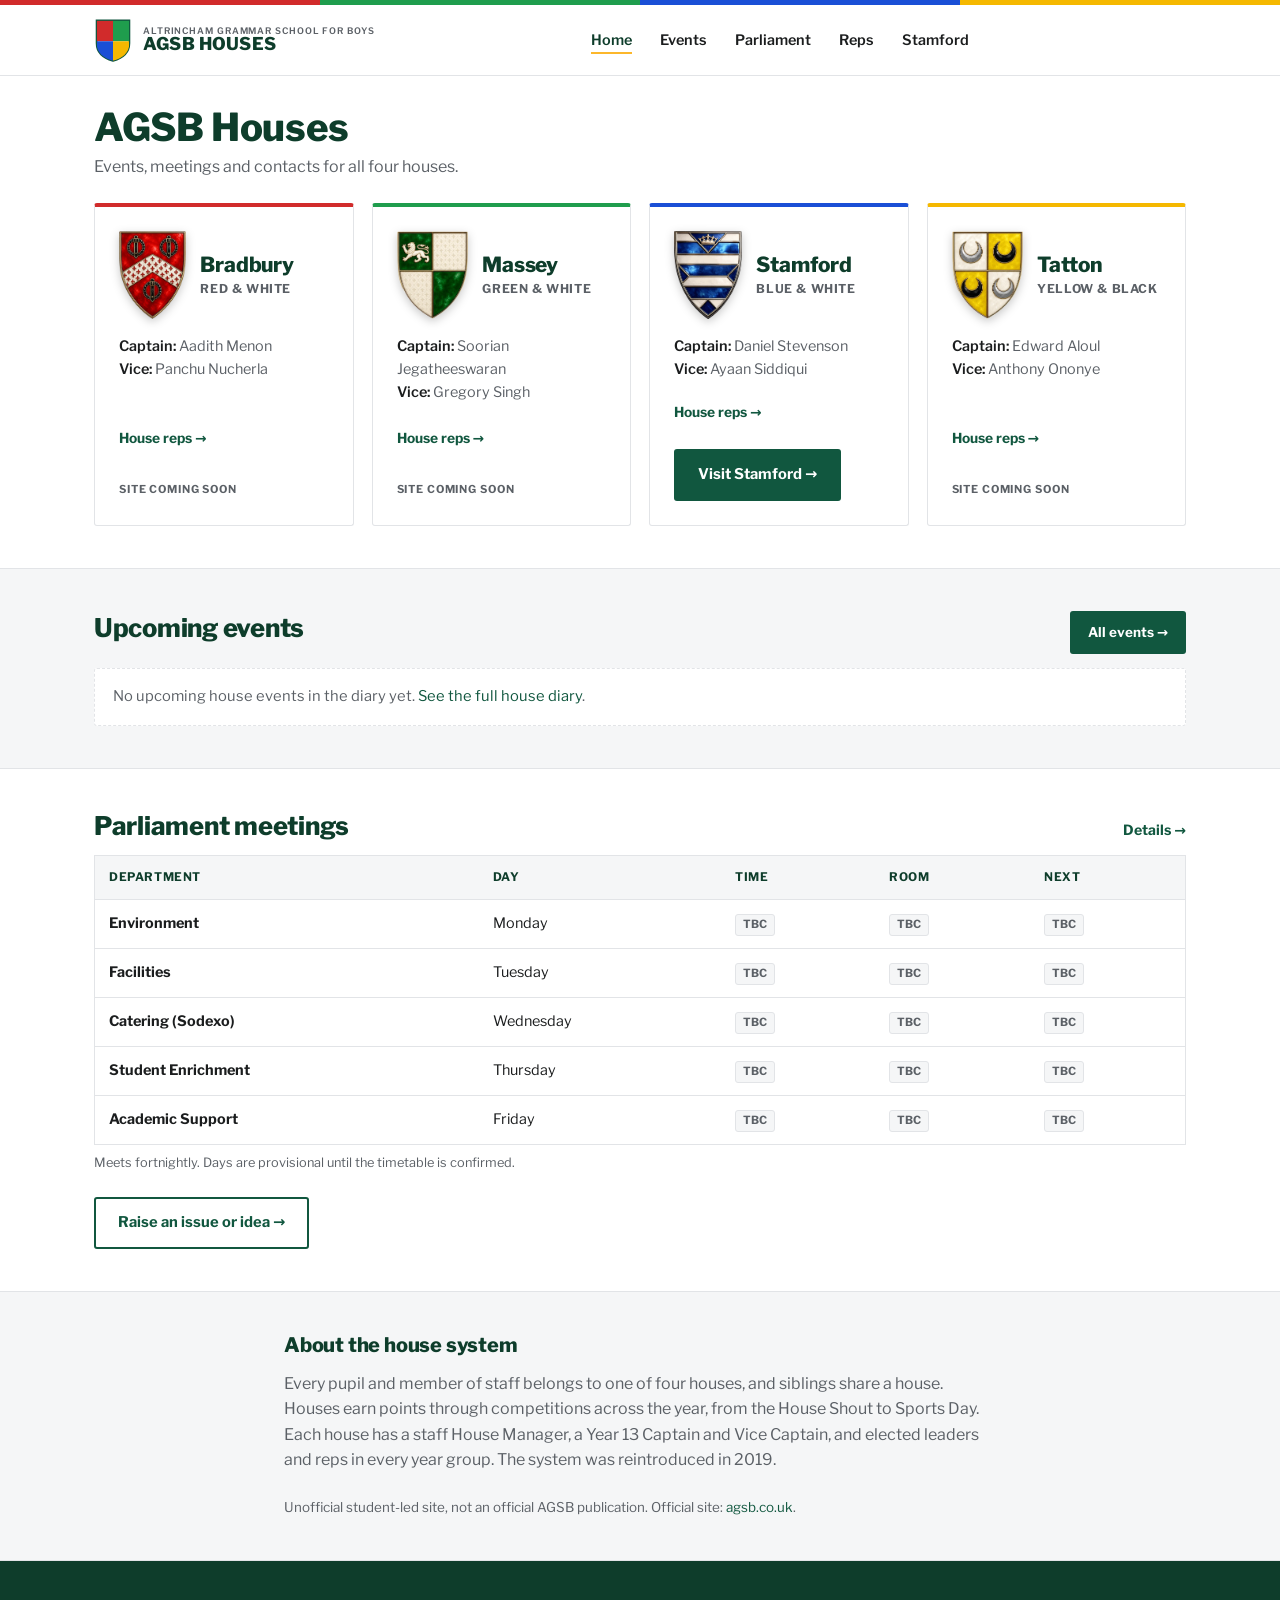
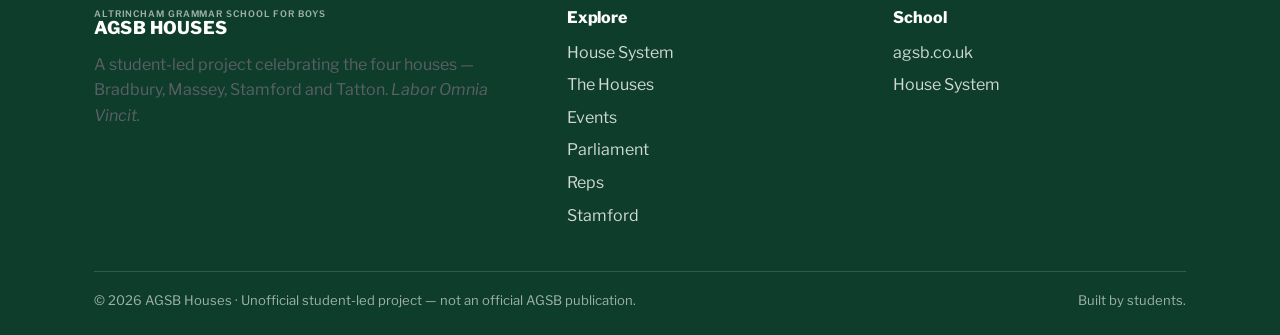
<file: index.html>
<!DOCTYPE html>
<html lang="en">
<head>
  <meta charset="UTF-8" />
  <meta name="viewport" content="width=device-width, initial-scale=1.0" />
  <title>AGSB Houses — Bradbury · Massey · Stamford · Tatton</title>
  <meta name="description" content="The Altrincham Grammar School for Boys house system — four houses, one community. Events, points and how to get involved. A student-led project." />
  <link rel="icon" href="assets/crest.png" type="image/png" />
  <link rel="manifest" href="manifest.webmanifest" />
  <meta name="theme-color" content="#11573f" />
  <link rel="apple-touch-icon" href="assets/icons/icon-180.png" />
  <meta name="apple-mobile-web-app-capable" content="yes" />
  <meta name="mobile-web-app-capable" content="yes" />
  <meta name="apple-mobile-web-app-title" content="AGSB Houses" />
  <link rel="preconnect" href="https://fonts.googleapis.com" />
  <link rel="preconnect" href="https://fonts.gstatic.com" crossorigin />
  <link href="https://fonts.googleapis.com/css2?family=Libre+Franklin:wght@400;500;600;700;800&display=swap" rel="stylesheet" />
  <link rel="stylesheet" href="css/style.css" />
  <style>
    /* Hub-only extras (neutral AGSB look) */
    .house-card { border: 1px solid var(--line); border-top: 4px solid var(--hc, #888); border-radius: var(--radius); background: #fff; padding: 24px; display: flex; flex-direction: column; transition: box-shadow .2s, transform .2s, border-color .2s; }
    .house-card:hover { box-shadow: var(--shadow-lg); transform: translateY(-3px); }
    .house-card .hc-top { display: flex; align-items: center; gap: 14px; }
    .house-card .hc-shield { height: 88px; width: auto; flex: none; filter: drop-shadow(0 3px 5px rgba(0,0,0,.22)); }
    .house-card h3 { font-size: 1.3rem; margin-bottom: 2px; }
    .house-card .hc-colour { font-size: .76rem; color: var(--muted); font-weight: 700; letter-spacing: .05em; text-transform: uppercase; }
    .house-card .hc-meta { margin-top: 16px; font-size: .9rem; color: var(--muted); }
    .house-card .hc-meta b { color: var(--ink); font-weight: 600; }
    .house-card .hc-foot { margin-top: auto; padding-top: 18px; }
    .hc-reps { font-family: var(--font-display); font-weight: 700; font-size: .86rem; }
    .hc-live { display: inline-block; font-size: .68rem; font-weight: 700; letter-spacing: .08em; text-transform: uppercase; color: #1f9d4d; }
    .hc-soon { display: inline-block; font-size: .68rem; font-weight: 700; letter-spacing: .08em; text-transform: uppercase; color: var(--muted); }
    @media (max-width: 680px) {
      #houses .grid-4 { grid-template-columns: 1fr 1fr; gap: 10px; }
      .house-card { padding: 14px; }
      .house-card .hc-top { flex-direction: column; align-items: flex-start; gap: 6px; }
      .house-card .hc-shield { height: 56px; }
      .house-card h3 { font-size: 1.05rem; }
      .house-card .hc-colour { display: none; }
      .house-card .hc-meta { font-size: .8rem; margin-top: 8px; }
      .house-card .hc-foot { padding-top: 10px; }
      .house-card .hc-foot .mt { margin-top: 8px; }
      .house-card .btn { padding: 7px 10px; font-size: .78rem; }
    }
  </style>
</head>
<body>
  <div class="flag-strip"><i class="b"></i><i class="m"></i><i class="s"></i><i class="t"></i></div>

  <header class="site-header">
    <div class="container nav">
      <a class="brand" href="index.html" aria-label="AGSB Houses home">
        <svg class="mini-shield" style="width:38px;height:44px" viewBox="0 0 60 70" aria-hidden="true">
          <path d="M4 4 H56 V40 C56 56 44 64 30 68 C16 64 4 56 4 40 Z" fill="#fff" stroke="#11573f" stroke-width="3"/>
          <clipPath id="bhs"><path d="M4 4 H56 V40 C56 56 44 64 30 68 C16 64 4 56 4 40 Z"/></clipPath>
          <g clip-path="url(#bhs)"><rect x="4" y="4" width="26" height="33" fill="#d12b2b"/><rect x="30" y="4" width="26" height="33" fill="#1f9d4d"/><rect x="4" y="37" width="26" height="33" fill="#1a4fd6"/><rect x="30" y="37" width="26" height="33" fill="#f5b800"/></g>
        </svg>
        <span class="brand-text"><small>ALTRINCHAM GRAMMAR SCHOOL FOR BOYS</small><span>AGSB HOUSES</span></span>
      </a>
      <ul class="nav-links">
        <li><a href="index.html" class="active">Home</a></li>
        <li><a href="events.html">Events</a></li>
        <li><a href="parliament.html">Parliament</a></li>
        <li><a href="reps.html">Reps</a></li>
        <li><a href="stamford.html">Stamford</a></li>
      </ul>
      <div class="nav-tools"><button class="nav-toggle" aria-label="Menu" aria-expanded="false"><span></span></button></div>
    </div>
  </header>

  <section class="titlebar">
    <div class="container">
      <h1>AGSB Houses</h1>
      <p>Events, meetings and contacts for all four houses.</p>
    </div>
  </section>

  <!-- Houses -->
  <section class="section section--tight" id="houses" style="padding-top:18px">
    <div class="container">
      <div class="grid grid-4">
        <div class="house-card reveal" style="--hc:#d12b2b">
          <div class="hc-top">
            <img class="hc-shield" src="assets/houses/bradbury.webp" alt="Bradbury crest" width="68" height="88" loading="lazy" />
            <div><h3>Bradbury</h3><div class="hc-colour">Red &amp; White</div></div>
          </div>
          <div class="hc-meta"><b>Captain:</b> Aadith Menon<br /><b>Vice:</b> Panchu Nucherla</div>
          <div class="hc-foot"><a class="hc-reps" href="reps.html?house=bradbury">House reps →</a><div class="mt"><span class="hc-soon">Site coming soon</span></div></div>
        </div>
        <div class="house-card reveal d1" style="--hc:#1f9d4d">
          <div class="hc-top">
            <img class="hc-shield" src="assets/houses/massey.webp" alt="Massey crest" width="68" height="88" loading="lazy" />
            <div><h3>Massey</h3><div class="hc-colour">Green &amp; White</div></div>
          </div>
          <div class="hc-meta"><b>Captain:</b> Soorian Jegatheeswaran<br /><b>Vice:</b> Gregory Singh</div>
          <div class="hc-foot"><a class="hc-reps" href="reps.html?house=massey">House reps →</a><div class="mt"><span class="hc-soon">Site coming soon</span></div></div>
        </div>
        <div class="house-card reveal d2" style="--hc:#1a4fd6">
          <div class="hc-top">
            <img class="hc-shield" src="assets/houses/stamford.webp" alt="Stamford crest" width="68" height="88" loading="lazy" />
            <div><h3>Stamford</h3><div class="hc-colour">Blue &amp; White</div></div>
          </div>
          <div class="hc-meta"><b>Captain:</b> Daniel Stevenson<br /><b>Vice:</b> Ayaan Siddiqui</div>
          <div class="hc-foot"><a class="hc-reps" href="reps.html?house=stamford">House reps →</a><div class="mt"><a class="btn btn--primary" href="stamford.html">Visit Stamford →</a></div></div>
        </div>
        <div class="house-card reveal d3" style="--hc:#f5b800">
          <div class="hc-top">
            <img class="hc-shield" src="assets/houses/tatton.webp" alt="Tatton crest" width="68" height="88" loading="lazy" />
            <div><h3>Tatton</h3><div class="hc-colour">Yellow &amp; Black</div></div>
          </div>
          <div class="hc-meta"><b>Captain:</b> Edward Aloul<br /><b>Vice:</b> Anthony Ononye</div>
          <div class="hc-foot"><a class="hc-reps" href="reps.html?house=tatton">House reps →</a><div class="mt"><span class="hc-soon">Site coming soon</span></div></div>
        </div>
      </div>
    </div>
  </section>

  <!-- Upcoming events -->
  <section class="section section--tight section--alt">
    <div class="container">
      <div class="sec-head"><h2>Upcoming events</h2><a class="btn btn--primary" href="events.html">All events →</a></div>
      <div data-scroller="12"><p class="muted">Loading…</p></div>
    </div>
  </section>

  <!-- Parliament -->
  <section class="section section--tight">
    <div class="container">
      <div class="sec-head"><h2>Parliament meetings</h2><a href="parliament.html">Details →</a></div>
      <div data-parliament="compact"><p class="muted">Loading…</p></div>
      <div class="mt"><a class="btn btn--ghost" href="parliament.html#submit">Raise an issue or idea →</a></div>
    </div>
  </section>

  <!-- About (bottom) -->
  <section class="section section--tight section--alt" id="system">
    <div class="container narrow">
      <h2 class="sec-head" style="font-size:1.25rem">About the house system</h2>
      <p class="muted">Every pupil and member of staff belongs to one of four houses, and siblings share a house. Houses earn points through competitions across the year, from the House Shout to Sports Day. Each house has a staff House Manager, a Year 13 Captain and Vice Captain, and elected leaders and reps in every year group. The system was reintroduced in 2019.</p>
      <p class="muted mt" style="font-size:.84rem">Unofficial student-led site, not an official AGSB publication. Official site: <a href="https://www.agsb.co.uk" target="_blank" rel="noopener">agsb.co.uk</a>.</p>
    </div>
  </section>

  <footer class="site-footer">
    <div class="container">
      <div class="footer-grid">
        <div>
          <div class="brand" style="margin-bottom:14px"><span class="brand-text"><small>ALTRINCHAM GRAMMAR SCHOOL FOR BOYS</small><span>AGSB HOUSES</span></span></div>
          <p class="muted">A student-led project celebrating the four houses — Bradbury, Massey, Stamford and Tatton. <em>Labor Omnia Vincit.</em></p>
        </div>
        <div><h4>Explore</h4><ul><li><a href="#system">House System</a></li><li><a href="#houses">The Houses</a></li><li><a href="events.html">Events</a></li>
        <li><a href="parliament.html">Parliament</a></li>
        <li><a href="reps.html">Reps</a></li><li><a href="stamford.html">Stamford</a></li></ul></div>
        <div><h4>School</h4><ul><li><a href="https://www.agsb.co.uk" target="_blank" rel="noopener">agsb.co.uk</a></li><li><a href="https://www.agsb.co.uk" target="_blank" rel="noopener">House System</a></li></ul></div>
      </div>
      <div class="footer-bottom"><span>© <span data-year>2026</span> AGSB Houses · Unofficial student-led project — not an official AGSB publication.</span><span>Built by students.</span></div>
    </div>
  </footer>

  <script src="js/config.js"></script>
  <script src="js/main.js"></script>
</body>
</html>
</file>
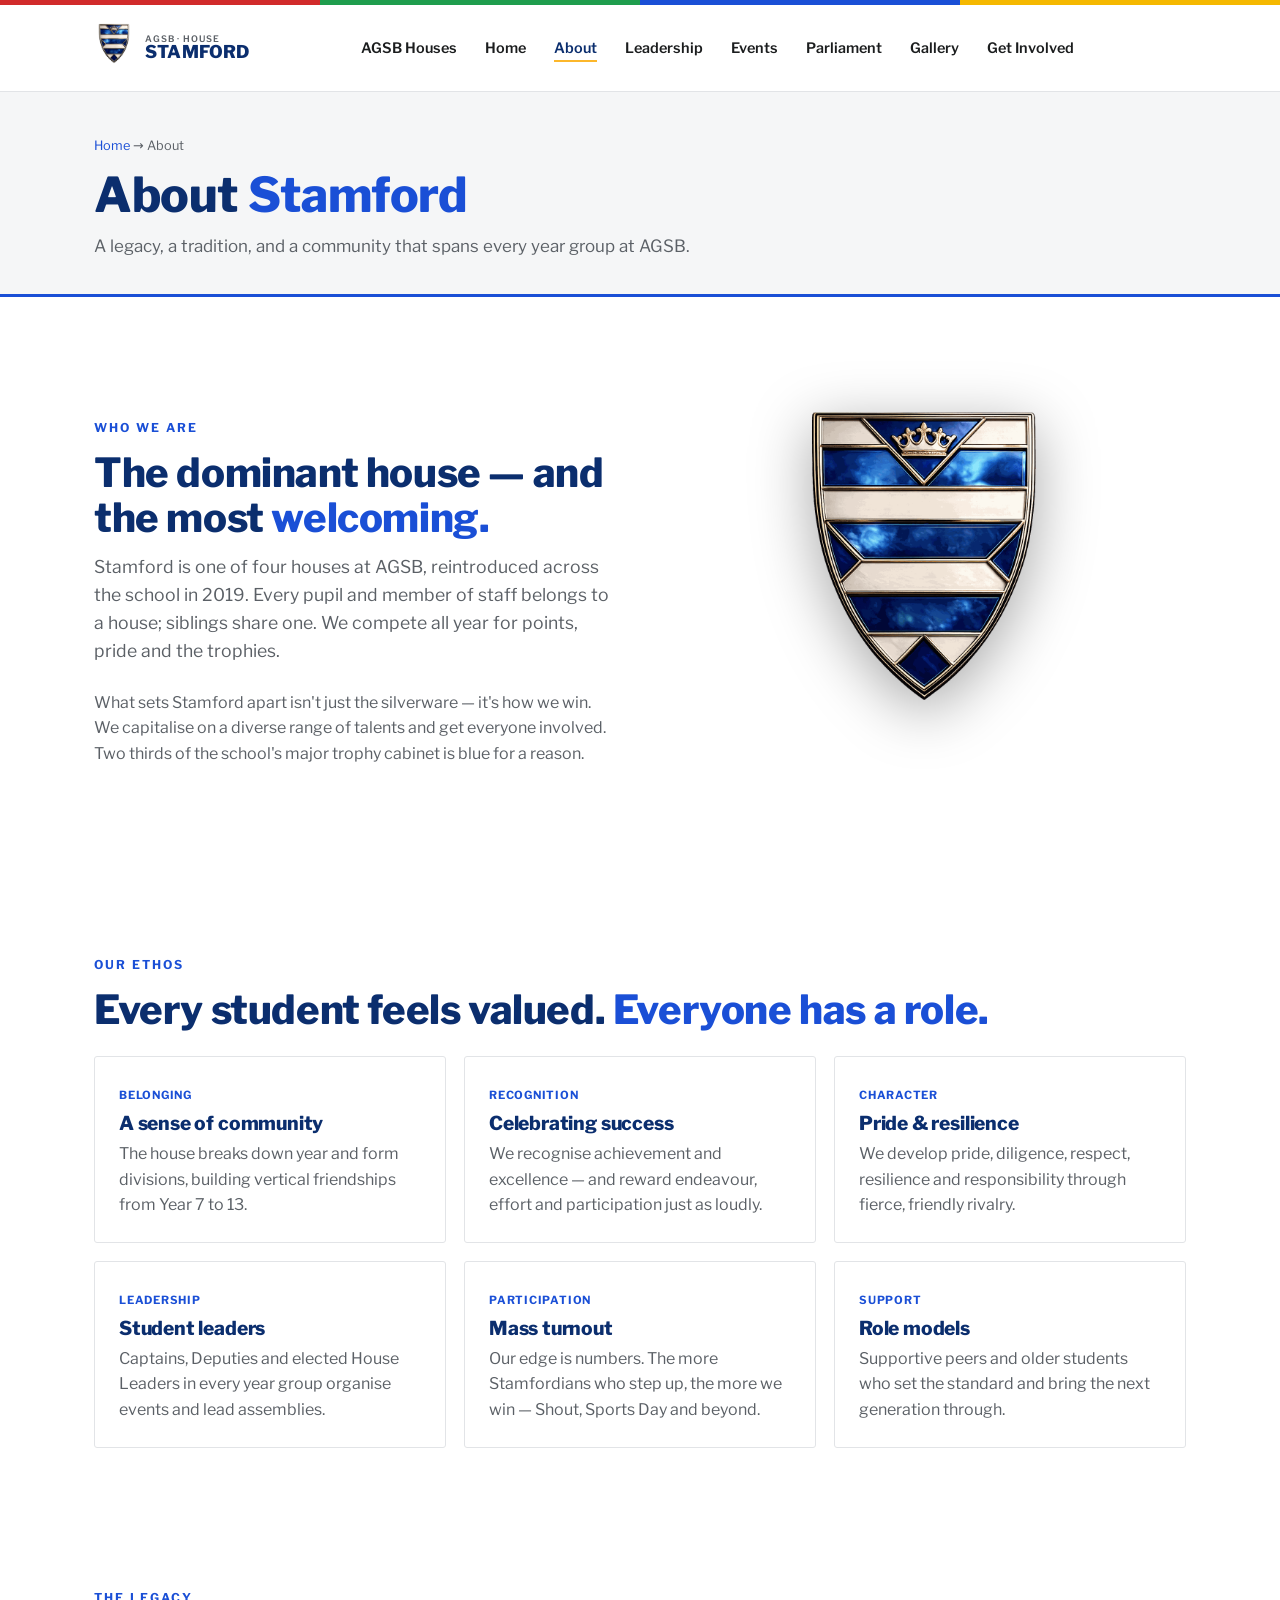
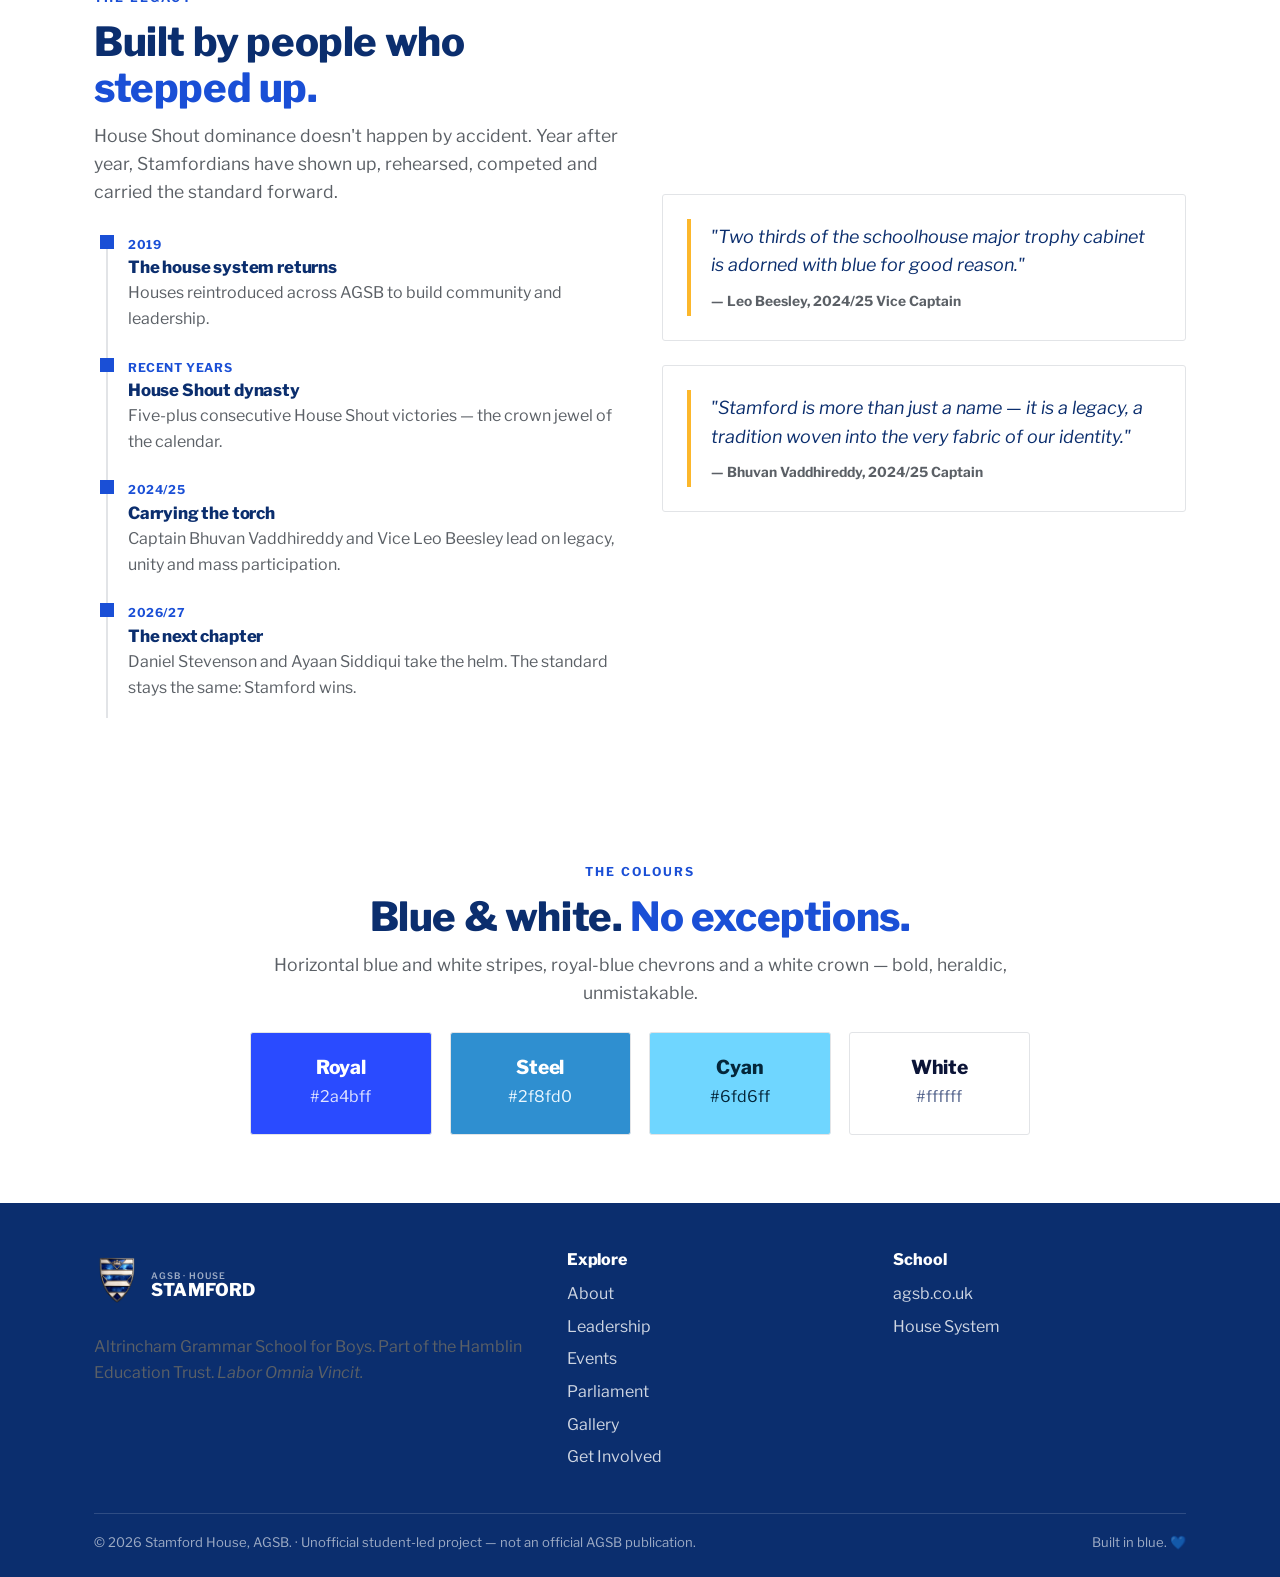
<file: about.html>
<!DOCTYPE html>
<html lang="en" data-house="stamford">
<head>
  <meta charset="UTF-8" />
  <meta name="viewport" content="width=device-width, initial-scale=1.0" />
  <title>About — Stamford House, AGSB</title>
  <meta name="description" content="The history, identity, ethos and legacy of Stamford House at Altrincham Grammar School for Boys." />
  <link rel="icon" href="assets/crest.png" type="image/png" />
  <link rel="manifest" href="manifest.webmanifest" />
  <meta name="theme-color" content="#0b2e6e" />
  <link rel="apple-touch-icon" href="assets/icons/icon-180.png" />
  <meta name="apple-mobile-web-app-capable" content="yes" />
  <meta name="mobile-web-app-capable" content="yes" />
  <meta name="apple-mobile-web-app-status-bar-style" content="black-translucent" />
  <meta name="apple-mobile-web-app-title" content="Stamford" />
  <link rel="preconnect" href="https://fonts.googleapis.com" />
  <link rel="preconnect" href="https://fonts.gstatic.com" crossorigin />
  <link href="https://fonts.googleapis.com/css2?family=Libre+Franklin:wght@400;500;600;700;800&display=swap" rel="stylesheet" />
  <link rel="stylesheet" href="css/style.css" />
</head>
<body>
  <div class="aurora"></div>
  <canvas id="starfield"></canvas>
  <div class="scroll-progress"></div>
  <div class="flag-strip"><i class="b"></i><i class="m"></i><i class="s"></i><i class="t"></i></div>

  <header class="site-header">
    <div class="container nav">
      <a class="brand" href="stamford.html"><img src="assets/crest.png" onerror="this.onerror=null;this.src='assets/crest-photo.jpeg'" alt="Stamford crest" /><span class="brand-text"><small>AGSB · HOUSE</small><span>STAMFORD</span></span></a>
      <ul class="nav-links"><li><a href="index.html">AGSB Houses</a></li>
        <li><a href="stamford.html">Home</a></li>
        <li><a href="about.html" class="active">About</a></li>
        <li><a href="leadership.html">Leadership</a></li>
        <li><a href="events.html">Events</a></li>
        <li><a href="parliament.html">Parliament</a></li>
        <li><a href="gallery.html">Gallery</a></li>
        <li><a href="get-involved.html">Get Involved</a></li>
      </ul>
      <div class="nav-tools"><button class="theme-toggle" aria-label="Toggle light/dark">☀</button><button class="nav-toggle" aria-label="Menu" aria-expanded="false"><span></span></button></div>
    </div>
  </header>

  <section class="page-hero">
    <div class="container">
      <div class="breadcrumb"><a href="stamford.html">Home</a> → About</div>
      <h1>About <span class="gradient-text">Stamford</span></h1>
      <p>A legacy, a tradition, and a community that spans every year group at AGSB.</p>
    </div>
  </section>

  <section class="section">
    <div class="container split">
      <div class="reveal">
        <span class="eyebrow">Who we are</span>
        <h2 class="section-title">The dominant house — and the most <span class="gradient-text">welcoming.</span></h2>
        <p class="lead">Stamford is one of four houses at AGSB, reintroduced across the school in 2019. Every pupil and member of staff belongs to a house; siblings share one. We compete all year for points, pride and the trophies.</p>
        <p class="muted mt">What sets Stamford apart isn't just the silverware — it's how we win. We capitalise on a diverse range of talents and get everyone involved. Two thirds of the school's major trophy cabinet is blue for a reason.</p>
      </div>
      <div class="hero-crest reveal d1" style="justify-self:center">
        <div class="hero-crest__inner"><img src="assets/crest.png" onerror="this.onerror=null;this.src='assets/crest-photo.jpeg'" alt="Stamford crest" style="width:min(300px,70vw)" /></div>
      </div>
    </div>
  </section>

  <section class="section">
    <div class="container">
      <div class="reveal"><span class="eyebrow">Our ethos</span><h2 class="section-title">Every student feels valued. <span class="gradient-text">Everyone has a role.</span></h2></div>
      <div class="grid grid-3 mt">
        <div class="card glass reveal" data-tilt><span class="tag">Belonging</span><h3>A sense of community</h3><p>The house breaks down year and form divisions, building vertical friendships from Year 7 to 13.</p></div>
        <div class="card glass reveal d1" data-tilt><span class="tag">Recognition</span><h3>Celebrating success</h3><p>We recognise achievement and excellence — and reward endeavour, effort and participation just as loudly.</p></div>
        <div class="card glass reveal d2" data-tilt><span class="tag">Character</span><h3>Pride & resilience</h3><p>We develop pride, diligence, respect, resilience and responsibility through fierce, friendly rivalry.</p></div>
        <div class="card glass reveal" data-tilt><span class="tag">Leadership</span><h3>Student leaders</h3><p>Captains, Deputies and elected House Leaders in every year group organise events and lead assemblies.</p></div>
        <div class="card glass reveal d1" data-tilt><span class="tag">Participation</span><h3>Mass turnout</h3><p>Our edge is numbers. The more Stamfordians who step up, the more we win — Shout, Sports Day and beyond.</p></div>
        <div class="card glass reveal d2" data-tilt><span class="tag">Support</span><h3>Role models</h3><p>Supportive peers and older students who set the standard and bring the next generation through.</p></div>
      </div>
    </div>
  </section>

  <section class="section">
    <div class="container split">
      <div class="reveal">
        <span class="eyebrow">The legacy</span>
        <h2 class="section-title">Built by people who <span class="gradient-text">stepped up.</span></h2>
        <p class="lead">House Shout dominance doesn't happen by accident. Year after year, Stamfordians have shown up, rehearsed, competed and carried the standard forward.</p>
        <ul class="timeline mt">
          <li><span>2019</span><h4>The house system returns</h4><p class="muted">Houses reintroduced across AGSB to build community and leadership.</p></li>
          <li><span>Recent years</span><h4>House Shout dynasty</h4><p class="muted">Five-plus consecutive House Shout victories — the crown jewel of the calendar.</p></li>
          <li><span>2024/25</span><h4>Carrying the torch</h4><p class="muted">Captain Bhuvan Vaddhireddy and Vice Leo Beesley lead on legacy, unity and mass participation.</p></li>
          <li><span>2026/27</span><h4>The next chapter</h4><p class="muted">Daniel Stevenson and Ayaan Siddiqui take the helm. The standard stays the same: Stamford wins.</p></li>
        </ul>
      </div>
      <div class="reveal d1" style="display:grid;gap:24px">
        <div class="card glass"><blockquote class="quote">"Two thirds of the schoolhouse major trophy cabinet is adorned with blue for good reason."<cite>— Leo Beesley, 2024/25 Vice Captain</cite></blockquote></div>
        <div class="card glass"><blockquote class="quote">"Stamford is more than just a name — it is a legacy, a tradition woven into the very fabric of our identity."<cite>— Bhuvan Vaddhireddy, 2024/25 Captain</cite></blockquote></div>
      </div>
    </div>
  </section>

  <section class="section">
    <div class="container center">
      <div class="reveal"><span class="eyebrow">The colours</span><h2 class="section-title">Blue & white. <span class="gradient-text">No exceptions.</span></h2>
      <p class="lead" style="margin-inline:auto">Horizontal blue and white stripes, royal-blue chevrons and a white crown — bold, heraldic, unmistakable.</p></div>
      <div class="grid grid-4 mt" style="max-width:780px;margin-inline:auto">
        <div class="card glass reveal" style="background:#2a4bff"><h3 style="color:#fff">Royal</h3><p style="color:#dfe3ff">#2a4bff</p></div>
        <div class="card glass reveal d1" style="background:#2f8fd0"><h3 style="color:#fff">Steel</h3><p style="color:#eaf6ff">#2f8fd0</p></div>
        <div class="card glass reveal d2" style="background:#6fd6ff"><h3 style="color:#04263a">Cyan</h3><p style="color:#04263a">#6fd6ff</p></div>
        <div class="card glass reveal d3" style="background:#fff"><h3 style="color:#0b1437">White</h3><p style="color:#51618a">#ffffff</p></div>
      </div>
    </div>
  </section>

  <footer class="site-footer">
    <div class="container">
      <div class="footer-grid">
        <div><div class="brand" style="margin-bottom:14px"><img src="assets/crest.png" onerror="this.onerror=null;this.src='assets/crest-photo.jpeg'" alt="" style="width:46px" /><span class="brand-text"><small>AGSB · HOUSE</small><span>STAMFORD</span></span></div><p class="muted">Altrincham Grammar School for Boys. Part of the Hamblin Education Trust. <em>Labor Omnia Vincit.</em></p></div>
        <div><h4>Explore</h4><ul><li><a href="about.html">About</a></li><li><a href="leadership.html">Leadership</a></li><li><a href="events.html">Events</a></li>
        <li><a href="parliament.html">Parliament</a></li><li><a href="gallery.html">Gallery</a></li><li><a href="get-involved.html">Get Involved</a></li></ul></div>
        <div><h4>School</h4><ul><li><a href="https://www.agsb.co.uk" target="_blank" rel="noopener">agsb.co.uk</a></li><li><a href="https://www.agsb.co.uk" target="_blank" rel="noopener">House System</a></li></ul></div>
      </div>
      <div class="footer-bottom"><span>© <span data-year>2026</span> Stamford House, AGSB. · Unofficial student-led project — not an official AGSB publication.</span><span>Built in blue. 💙</span></div>
    </div>
  </footer>

  <script src="js/config.js"></script>  <script src="js/main.js"></script>
</body>
</html>
</file>
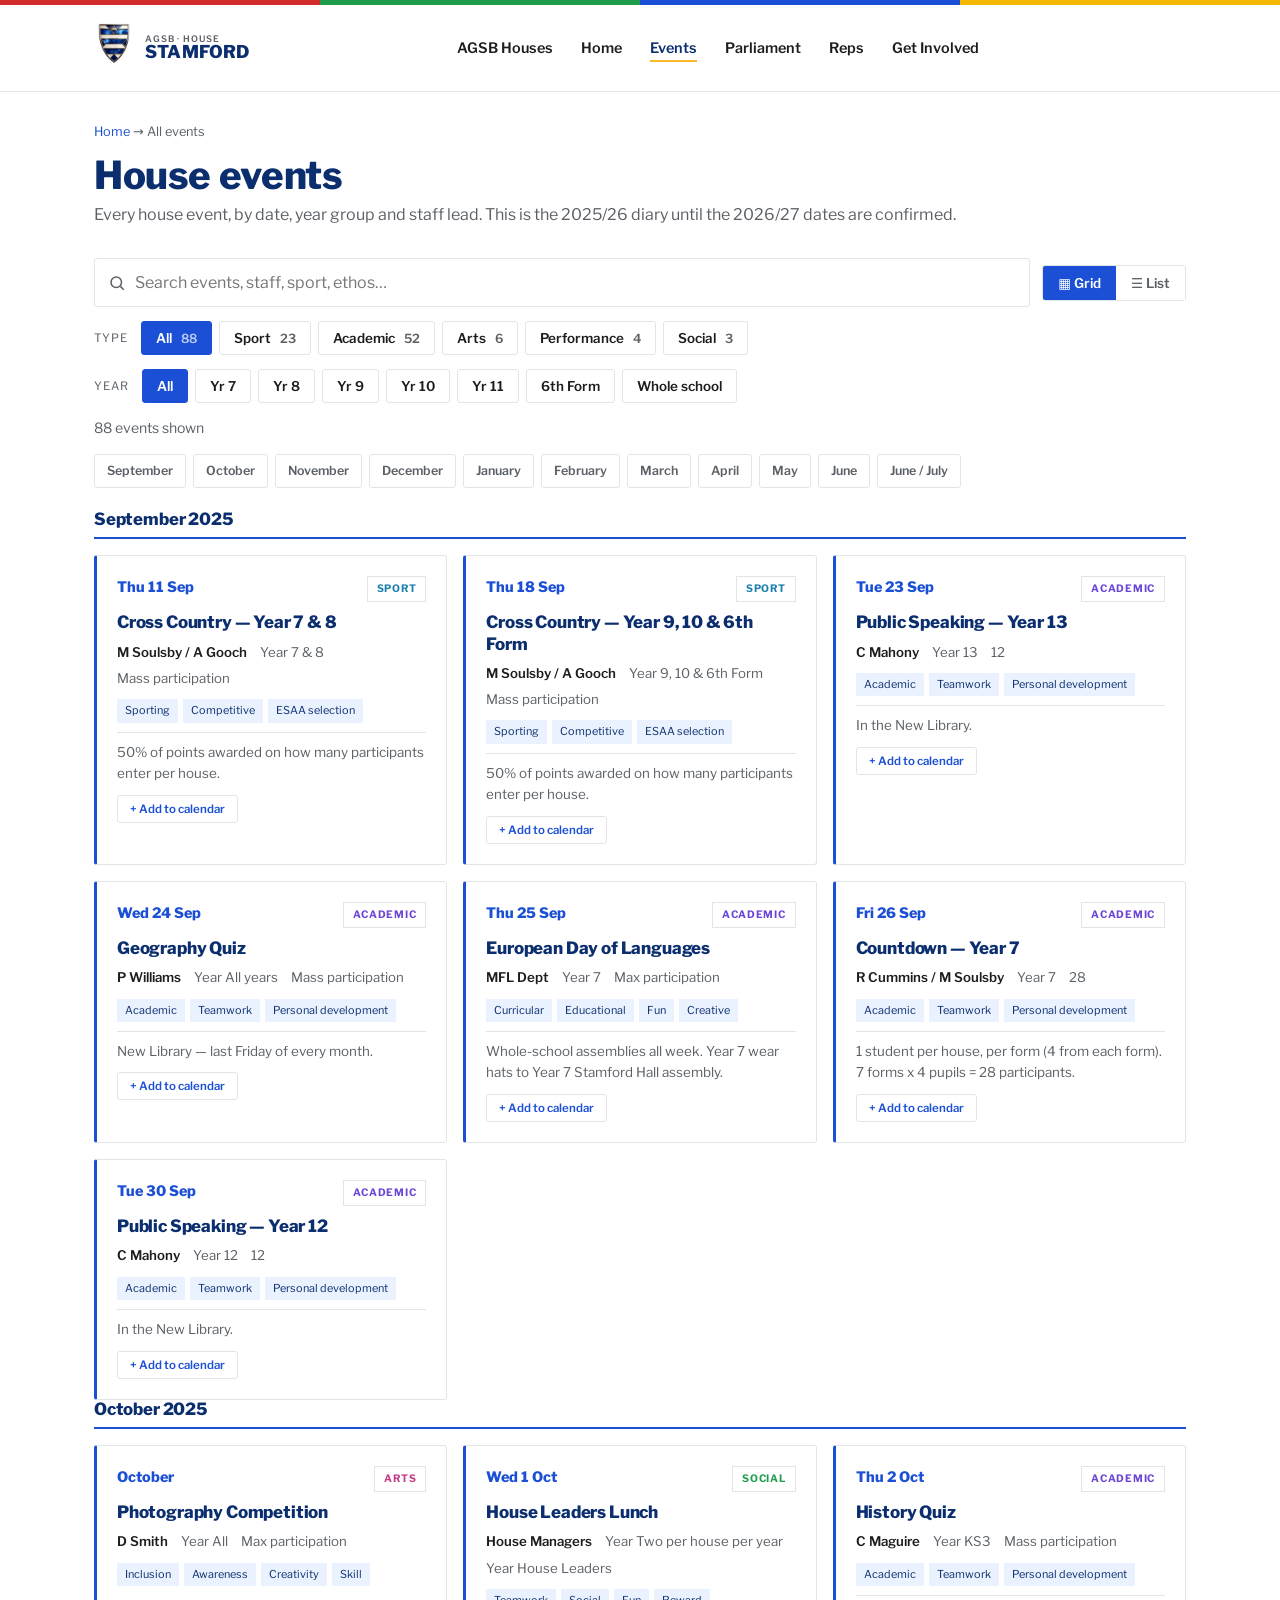
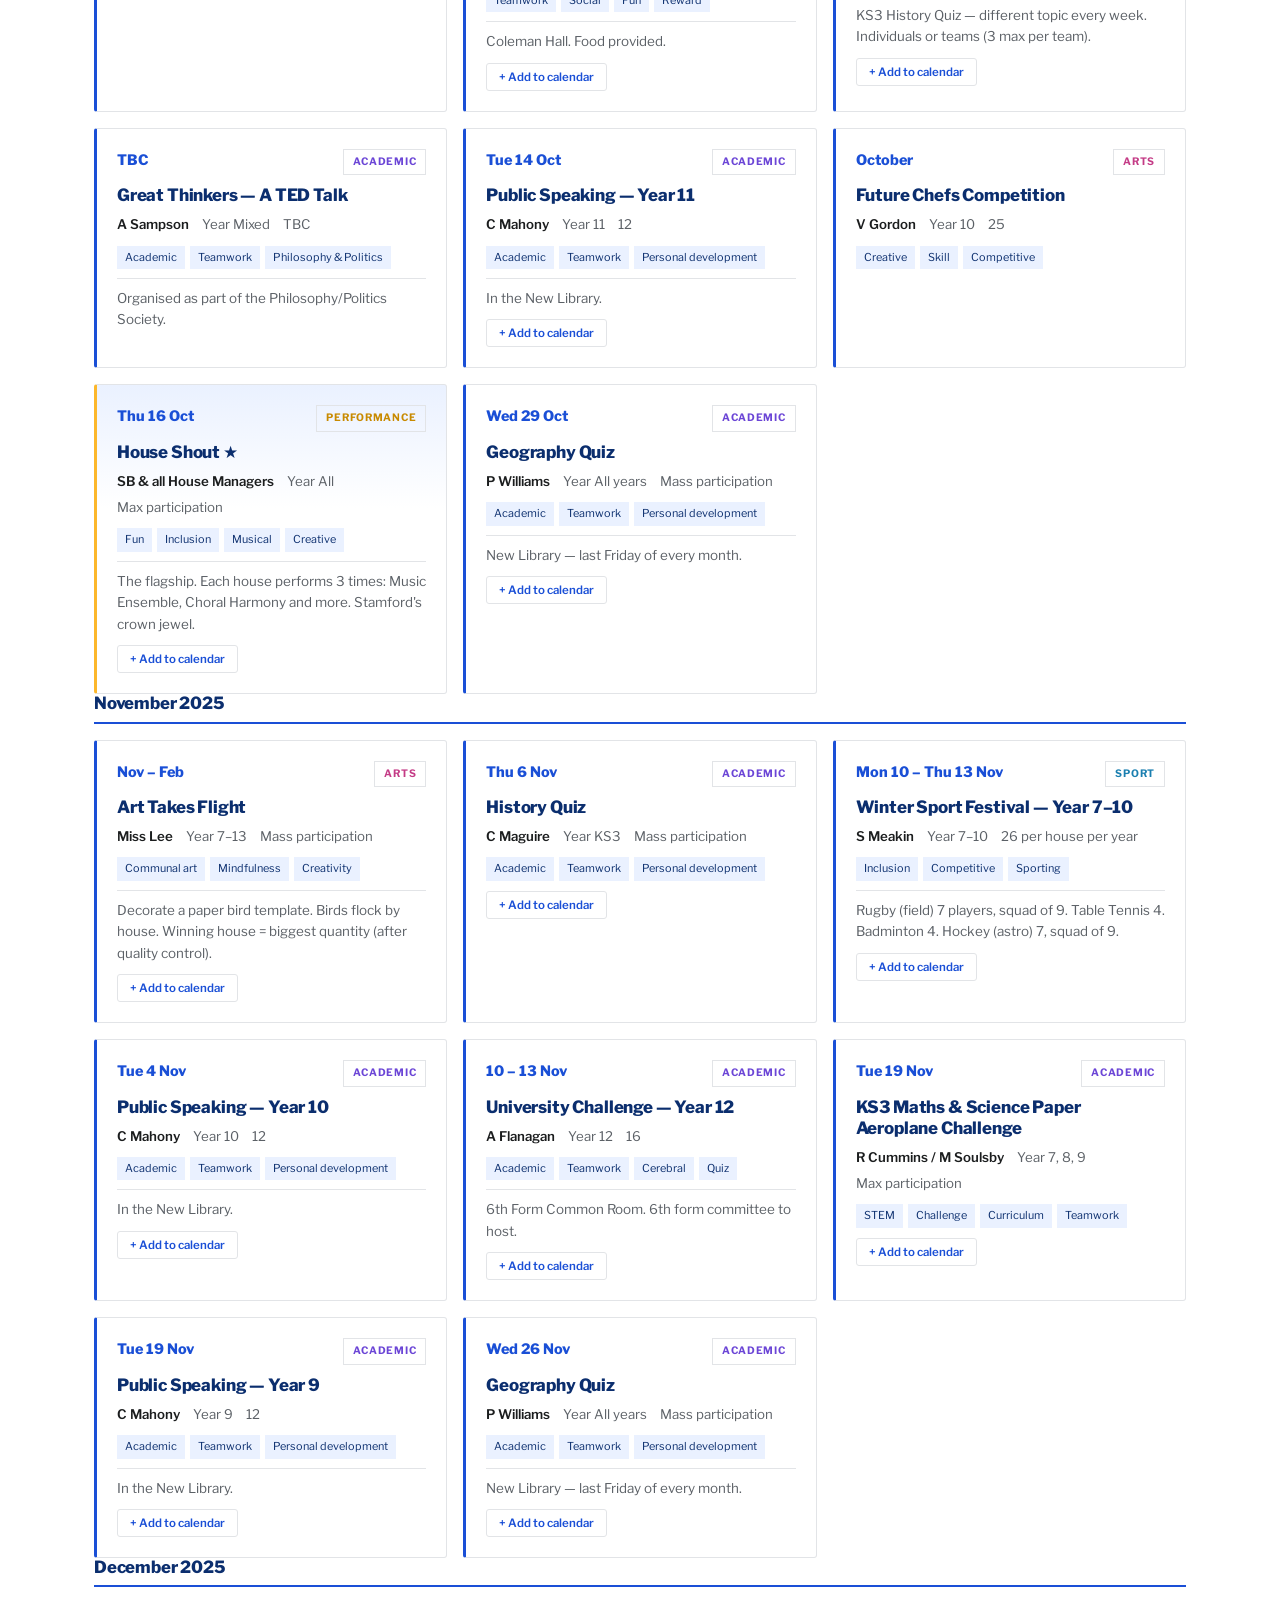
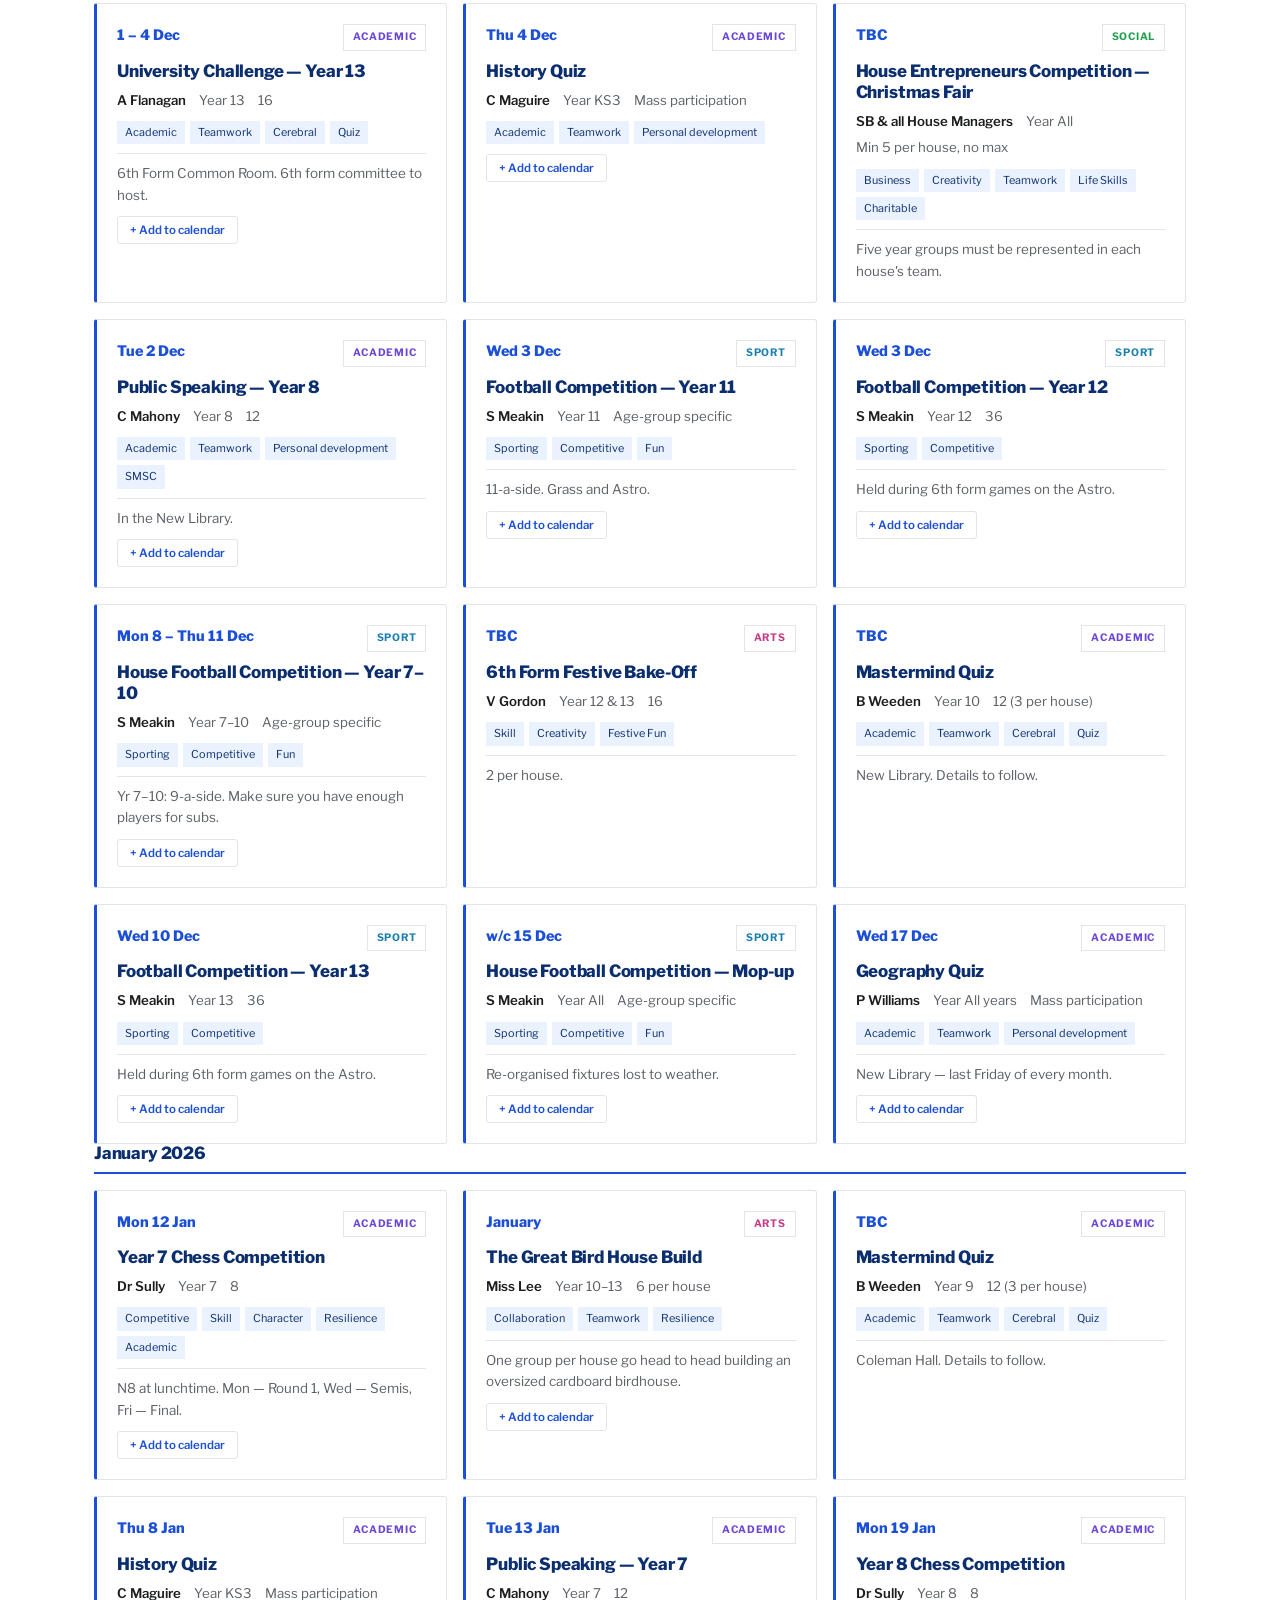
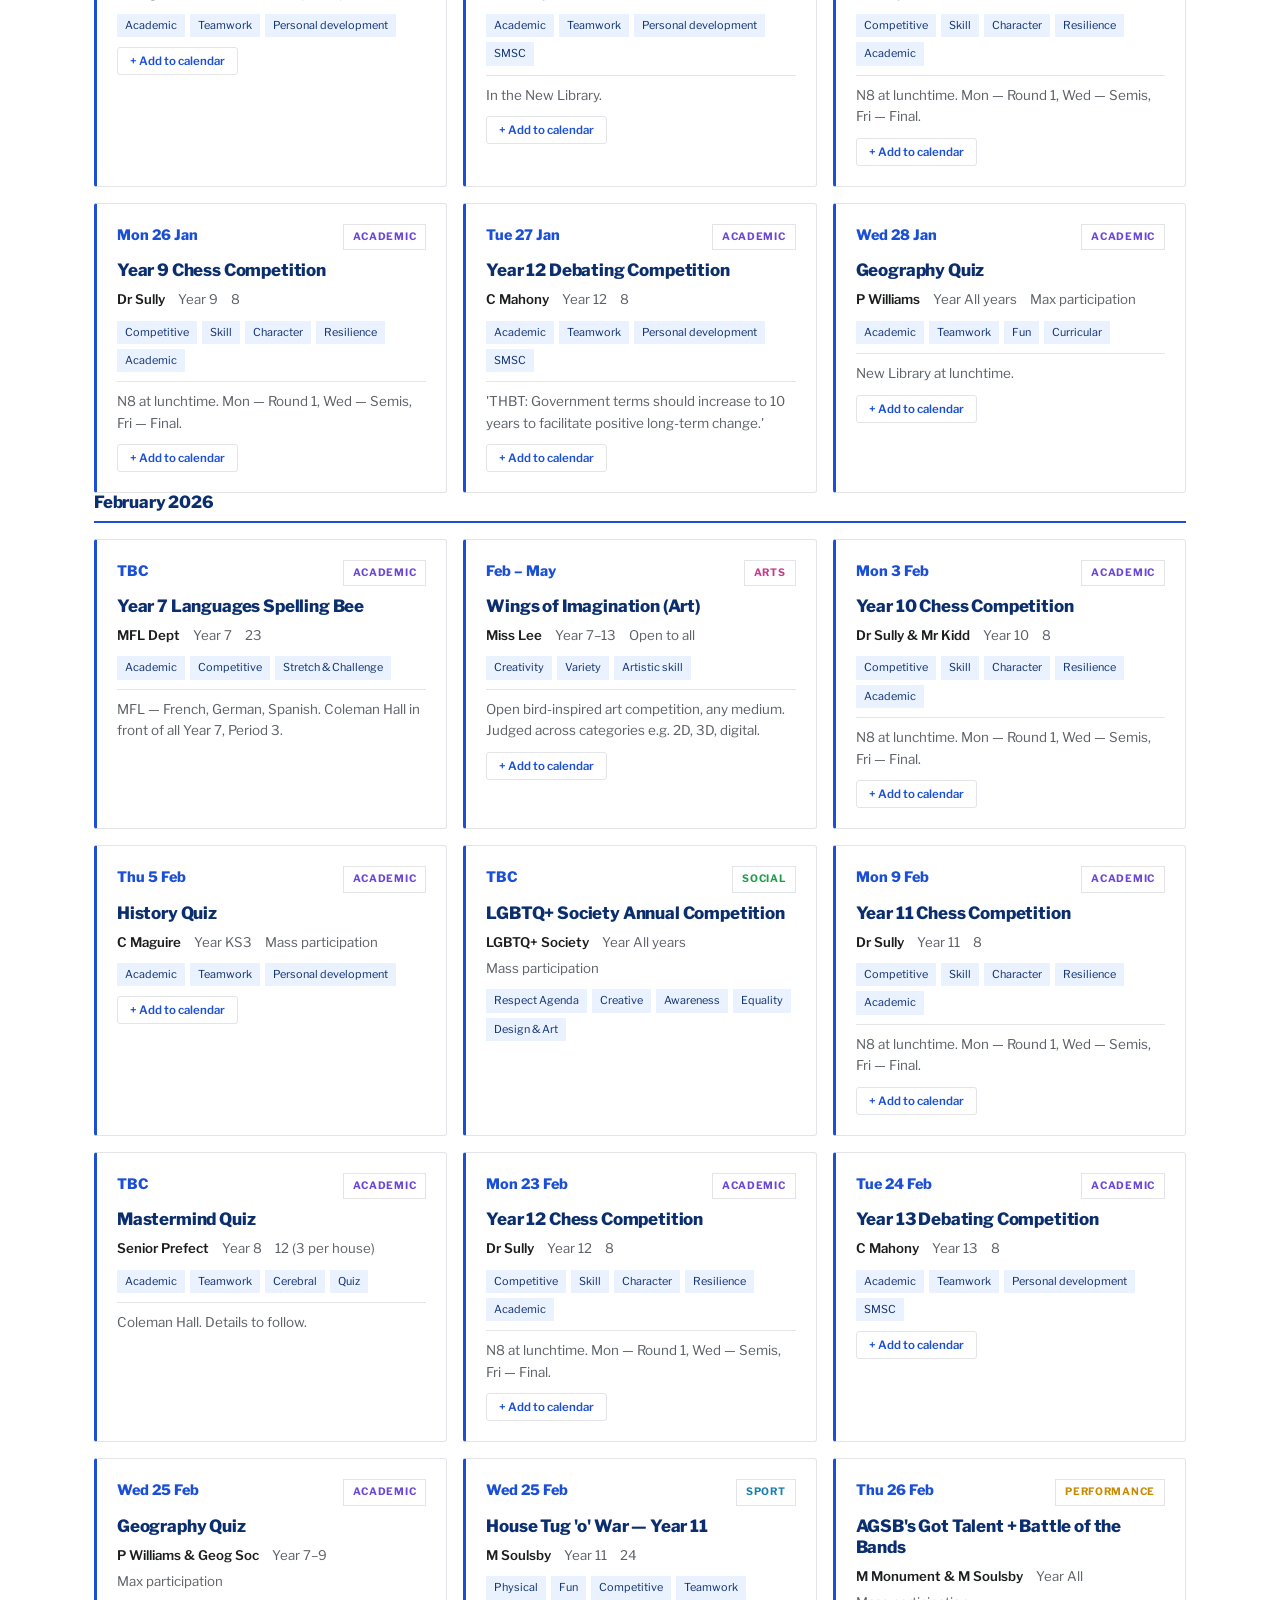
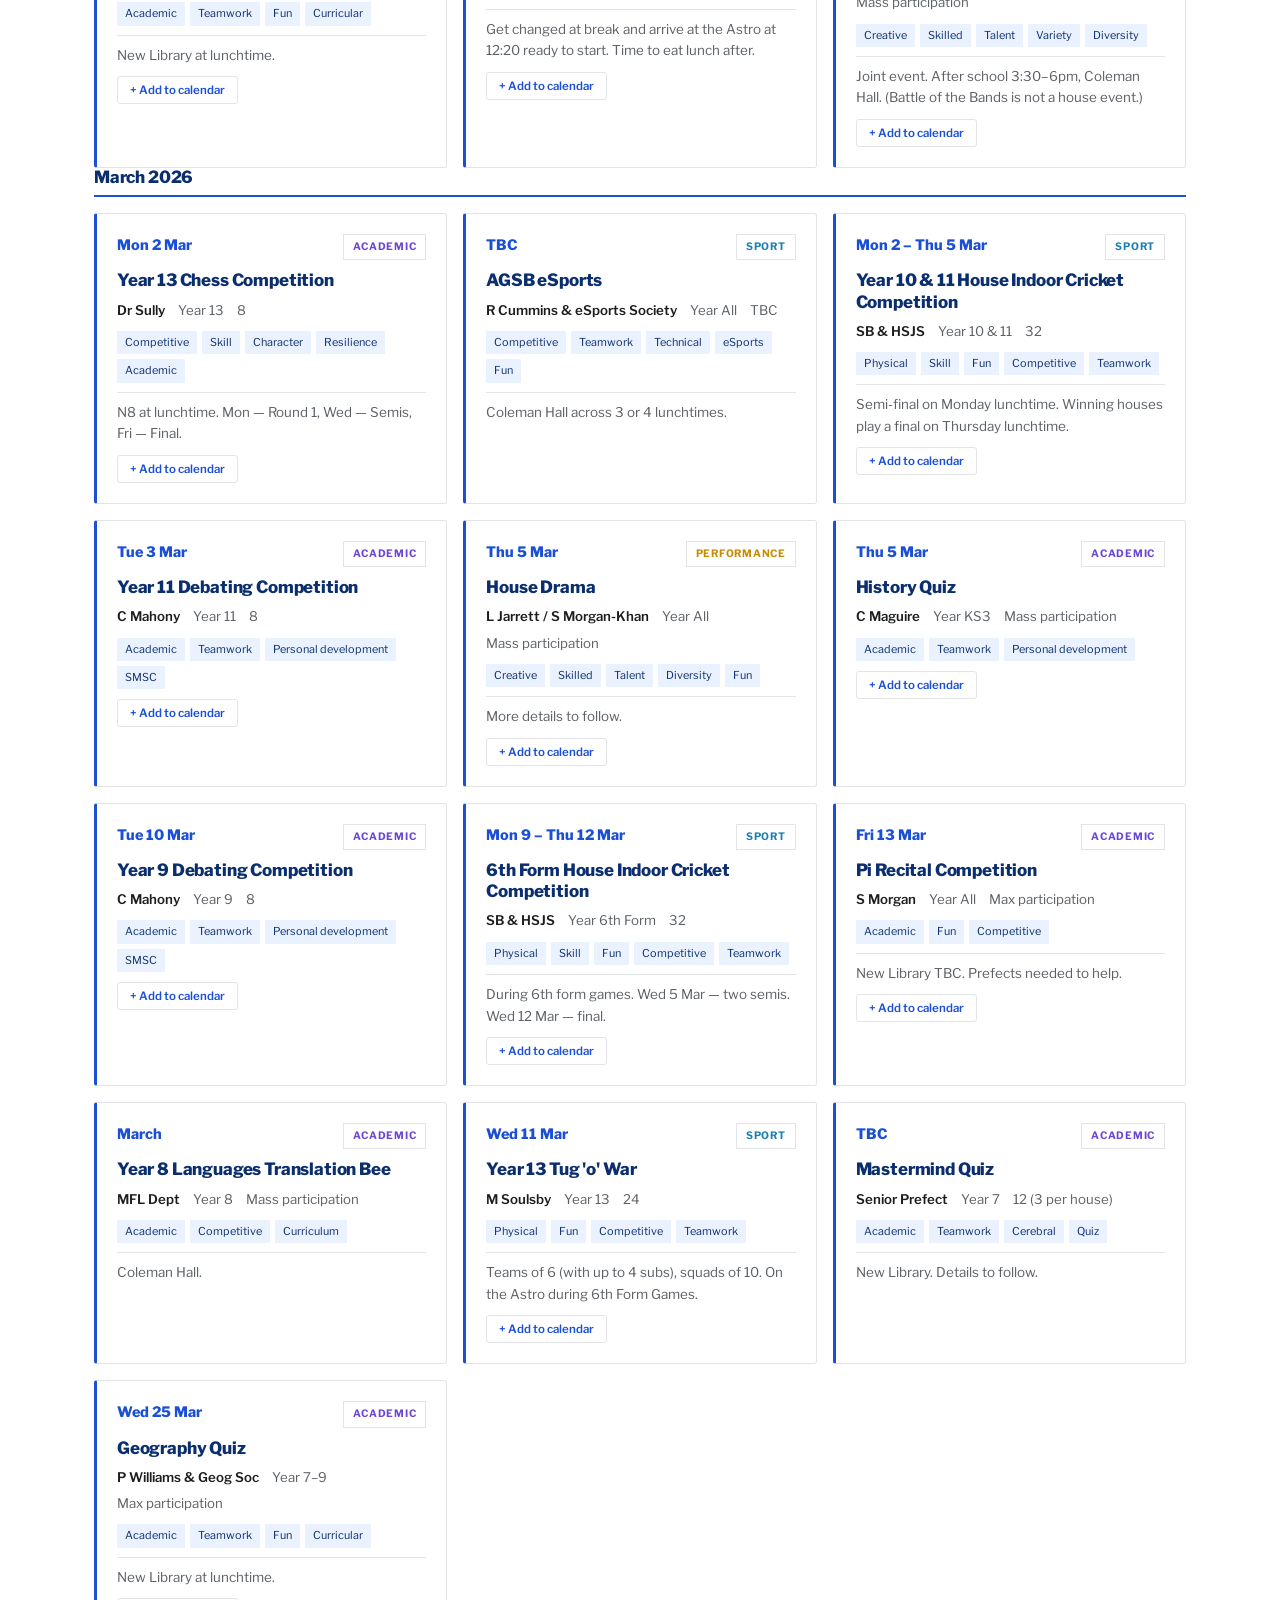
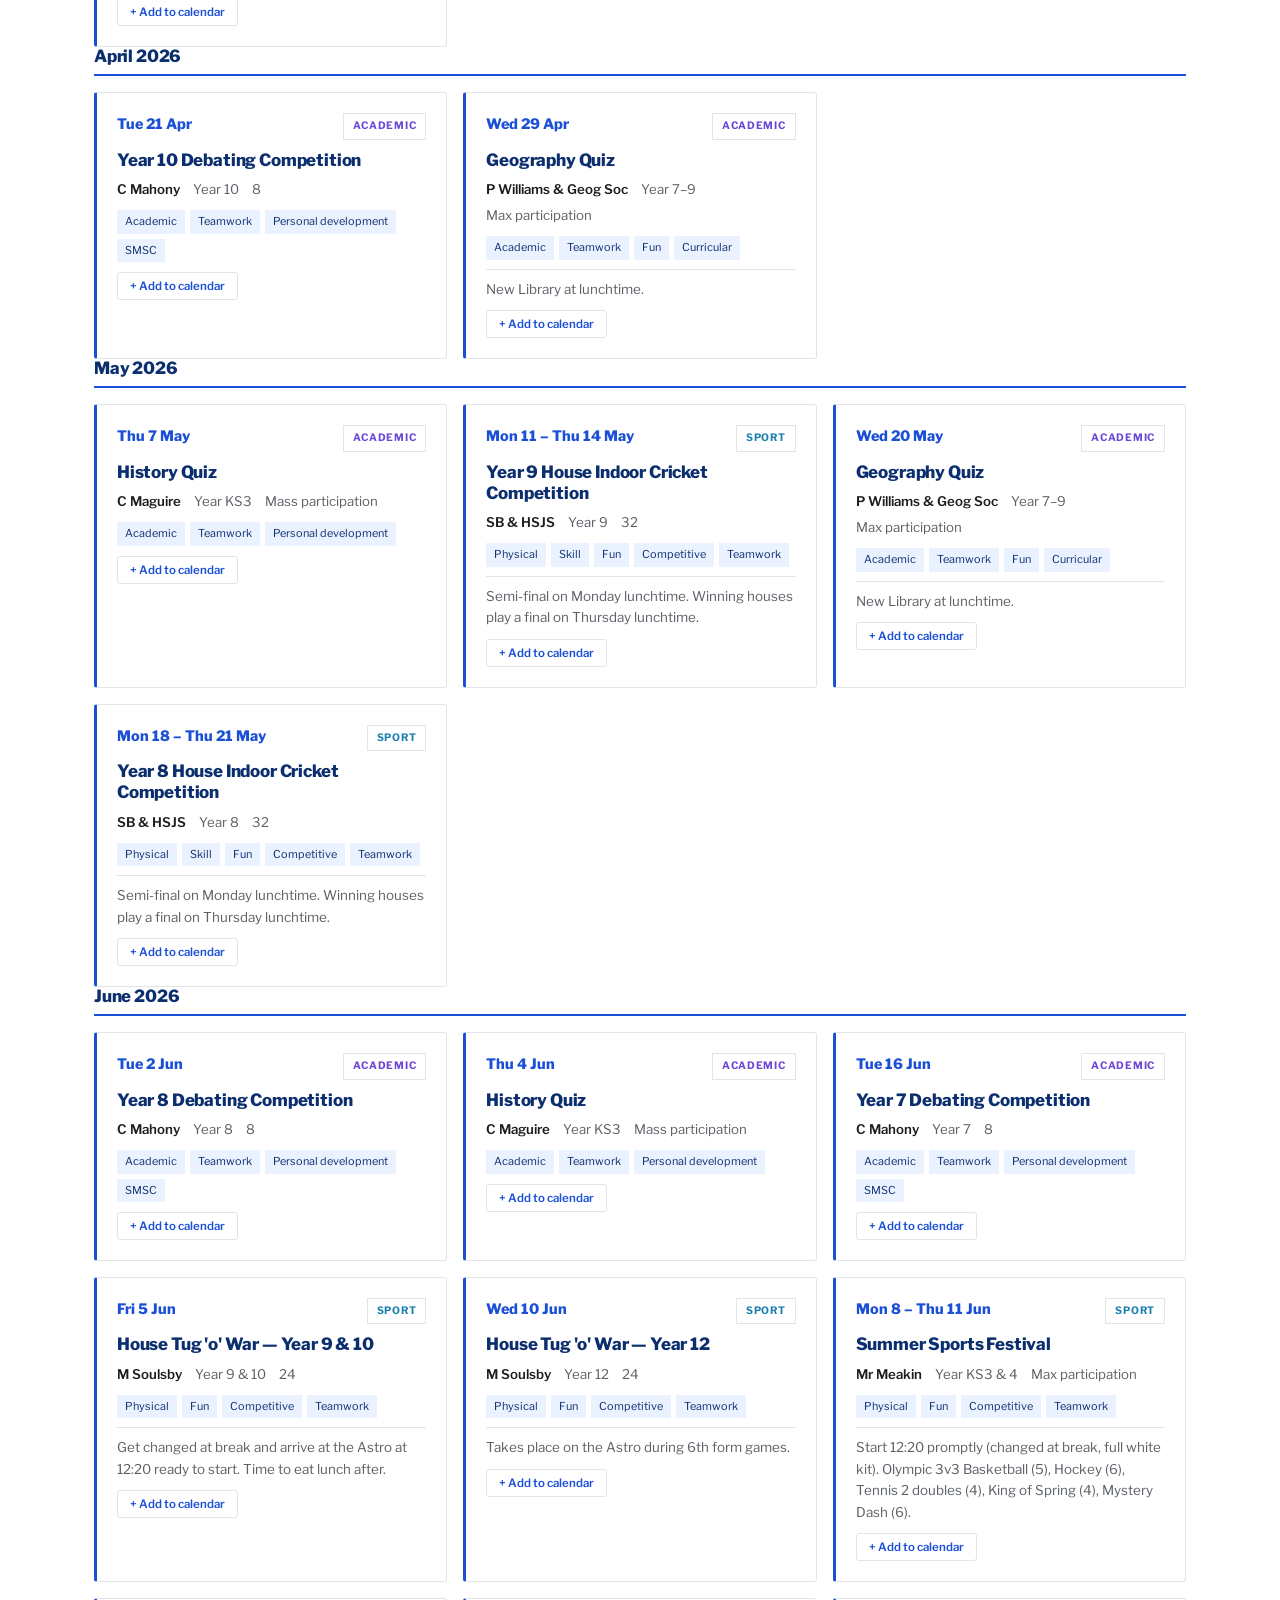
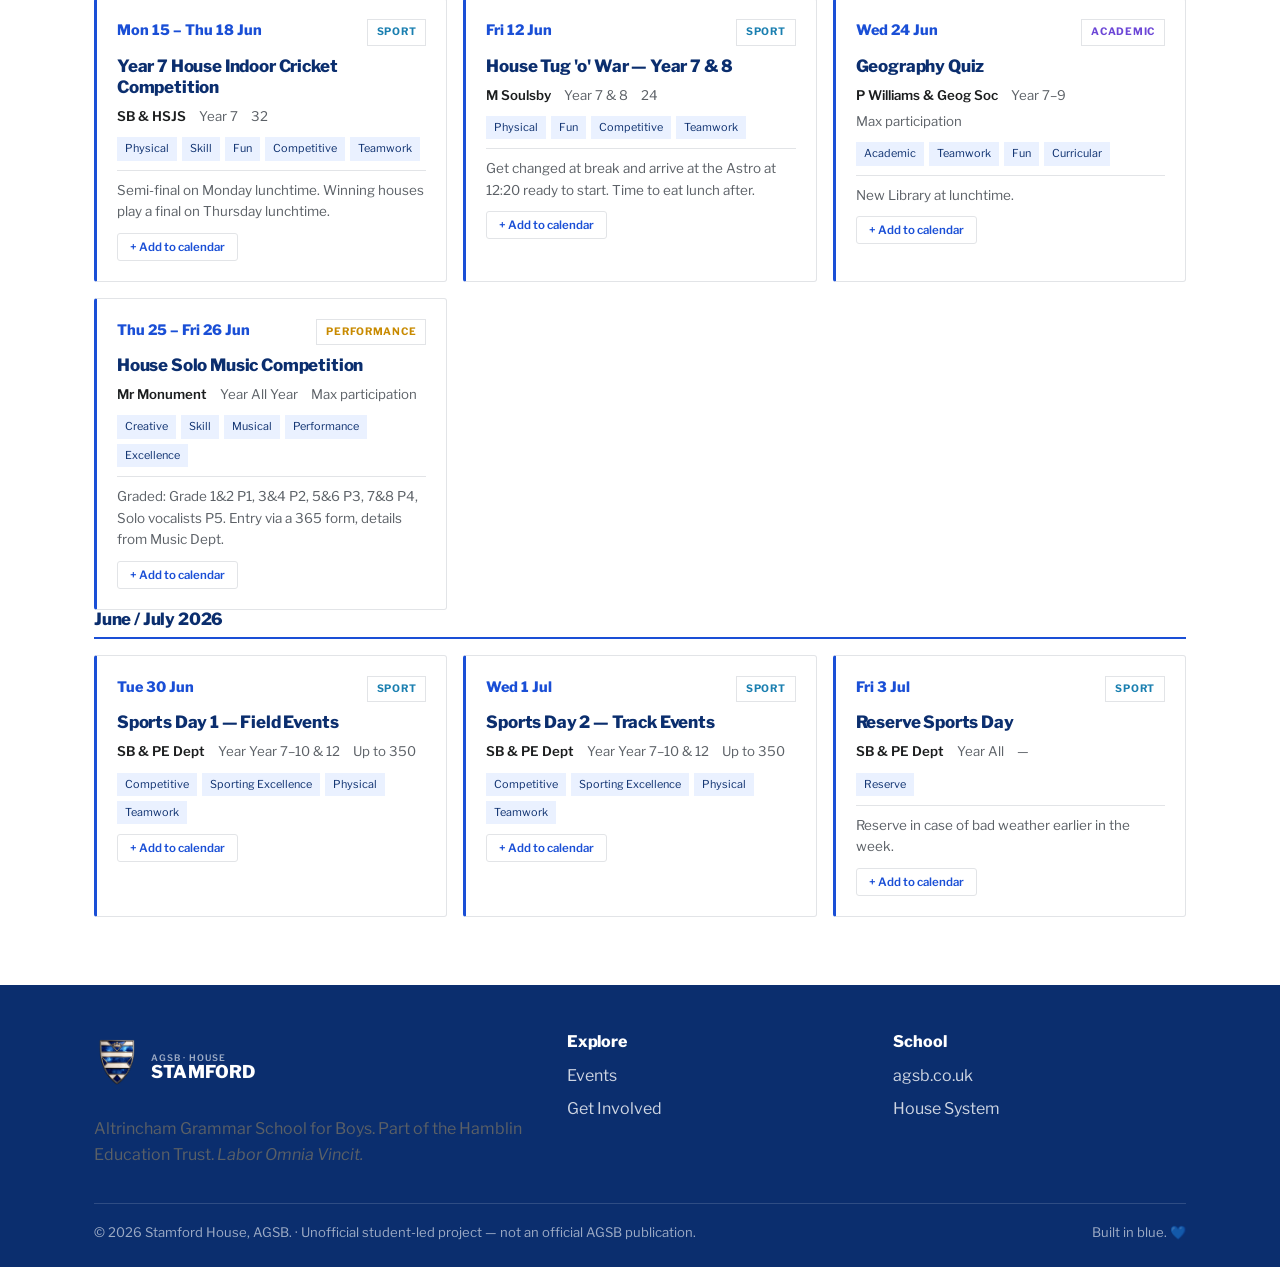
<file: events.html>
<!DOCTYPE html>
<html lang="en" data-house="stamford">
<head>
  <meta charset="UTF-8" />
  <meta name="viewport" content="width=device-width, initial-scale=1.0" />
  <title>House events — Stamford House, AGSB</title>
  <meta name="description" content="The AGSB house events diary: every event by date, with year groups and staff leads." />
  <link rel="icon" href="assets/crest.png" type="image/png" />
  <link rel="manifest" href="manifest.webmanifest" />
  <meta name="theme-color" content="#0b2e6e" />
  <link rel="apple-touch-icon" href="assets/icons/icon-180.png" />
  <meta name="apple-mobile-web-app-capable" content="yes" />
  <meta name="mobile-web-app-capable" content="yes" />
  <meta name="apple-mobile-web-app-status-bar-style" content="black-translucent" />
  <meta name="apple-mobile-web-app-title" content="Stamford" />
  <link rel="preconnect" href="https://fonts.googleapis.com" />
  <link rel="preconnect" href="https://fonts.gstatic.com" crossorigin />
  <link href="https://fonts.googleapis.com/css2?family=Libre+Franklin:wght@400;500;600;700;800&display=swap" rel="stylesheet" />
  <link rel="stylesheet" href="css/style.css" />
</head>
<body>
  <div class="aurora"></div>
  <canvas id="starfield"></canvas>
  <div class="scroll-progress"></div>
  <div class="flag-strip"><i class="b"></i><i class="m"></i><i class="s"></i><i class="t"></i></div>

  <header class="site-header">
    <div class="container nav">
      <a class="brand" href="stamford.html"><img src="assets/crest.png" onerror="this.onerror=null;this.src='assets/crest-photo.jpeg'" alt="Stamford crest" /><span class="brand-text"><small>AGSB · HOUSE</small><span>STAMFORD</span></span></a>
      <ul class="nav-links"><li><a href="index.html">AGSB Houses</a></li>
        <li><a href="stamford.html">Home</a></li>
        
        
        <li><a href="events.html" class="active">Events</a></li>
        <li><a href="parliament.html">Parliament</a></li>
        <li><a href="reps.html?house=stamford">Reps</a></li>
        
        <li><a href="get-involved.html">Get Involved</a></li>
      </ul>
      <div class="nav-tools"><button class="theme-toggle" aria-label="Toggle light/dark">☀</button><button class="nav-toggle" aria-label="Menu" aria-expanded="false"><span></span></button></div>
    </div>
  </header>

  <section class="titlebar">
    <div class="container">
      <div class="breadcrumb"><a href="stamford.html">Home</a> → All events</div>
      <h1>House events</h1>
      <p>Every house event, by date, year group and staff lead. This is the 2025/26 diary until the 2026/27 dates are confirmed.</p>
    </div>
  </section>

  <!-- Calendar -->
  <section class="section" style="padding-top:24px">
    <div class="container">
      <div class="events-toolbar">
        <div class="search">
          <svg class="si" width="18" height="18" viewBox="0 0 24 24" fill="none" stroke="currentColor" stroke-width="2"><circle cx="11" cy="11" r="7"/><line x1="21" y1="21" x2="16.5" y2="16.5"/></svg>
          <input id="events-search" type="search" placeholder="Search events, staff, sport, ethos…" aria-label="Search events" />
        </div>
        <div class="view-toggle" id="view-toggle" role="group" aria-label="View">
          <button data-view="grid" class="active">▦ Grid</button>
          <button data-view="list">☰ List</button>
        </div>
      </div>
      <div class="filters">
        <span class="filter-label">Type</span>
        <div class="filter-group" id="cat-filters"></div>
      </div>
      <div class="filters">
        <span class="filter-label">Year</span>
        <div class="filter-group" id="year-filters"></div>
      </div>
      <p class="events-count" id="events-count"></p>
      <nav class="month-nav" id="month-nav" aria-label="Jump to month"></nav>
      <div id="events-list"><p class="muted">Loading the calendar…</p></div>
    </div>
  </section>


  <footer class="site-footer">
    <div class="container">
      <div class="footer-grid">
        <div>
          <div class="brand" style="margin-bottom:14px"><img src="assets/crest.png" onerror="this.onerror=null;this.src='assets/crest-photo.jpeg'" alt="" style="width:46px" /><span class="brand-text"><small>AGSB · HOUSE</small><span>STAMFORD</span></span></div>
          <p class="muted">Altrincham Grammar School for Boys. Part of the Hamblin Education Trust. <em>Labor Omnia Vincit.</em></p>
        </div>
        <div><h4>Explore</h4><ul><li><a href="events.html">Events</a></li><li><a href="get-involved.html">Get Involved</a></li></ul></div>
        <div><h4>School</h4><ul><li><a href="https://www.agsb.co.uk" target="_blank" rel="noopener">agsb.co.uk</a></li><li><a href="https://www.agsb.co.uk" target="_blank" rel="noopener">House System</a></li></ul></div>
      </div>
      <div class="footer-bottom"><span>© <span data-year>2026</span> Stamford House, AGSB. · Unofficial student-led project — not an official AGSB publication.</span><span>Built in blue. 💙</span></div>
    </div>
  </footer>

  <script src="js/events.js"></script>
  <script src="js/config.js"></script>  <script src="js/main.js"></script>
</body>
</html>
</file>
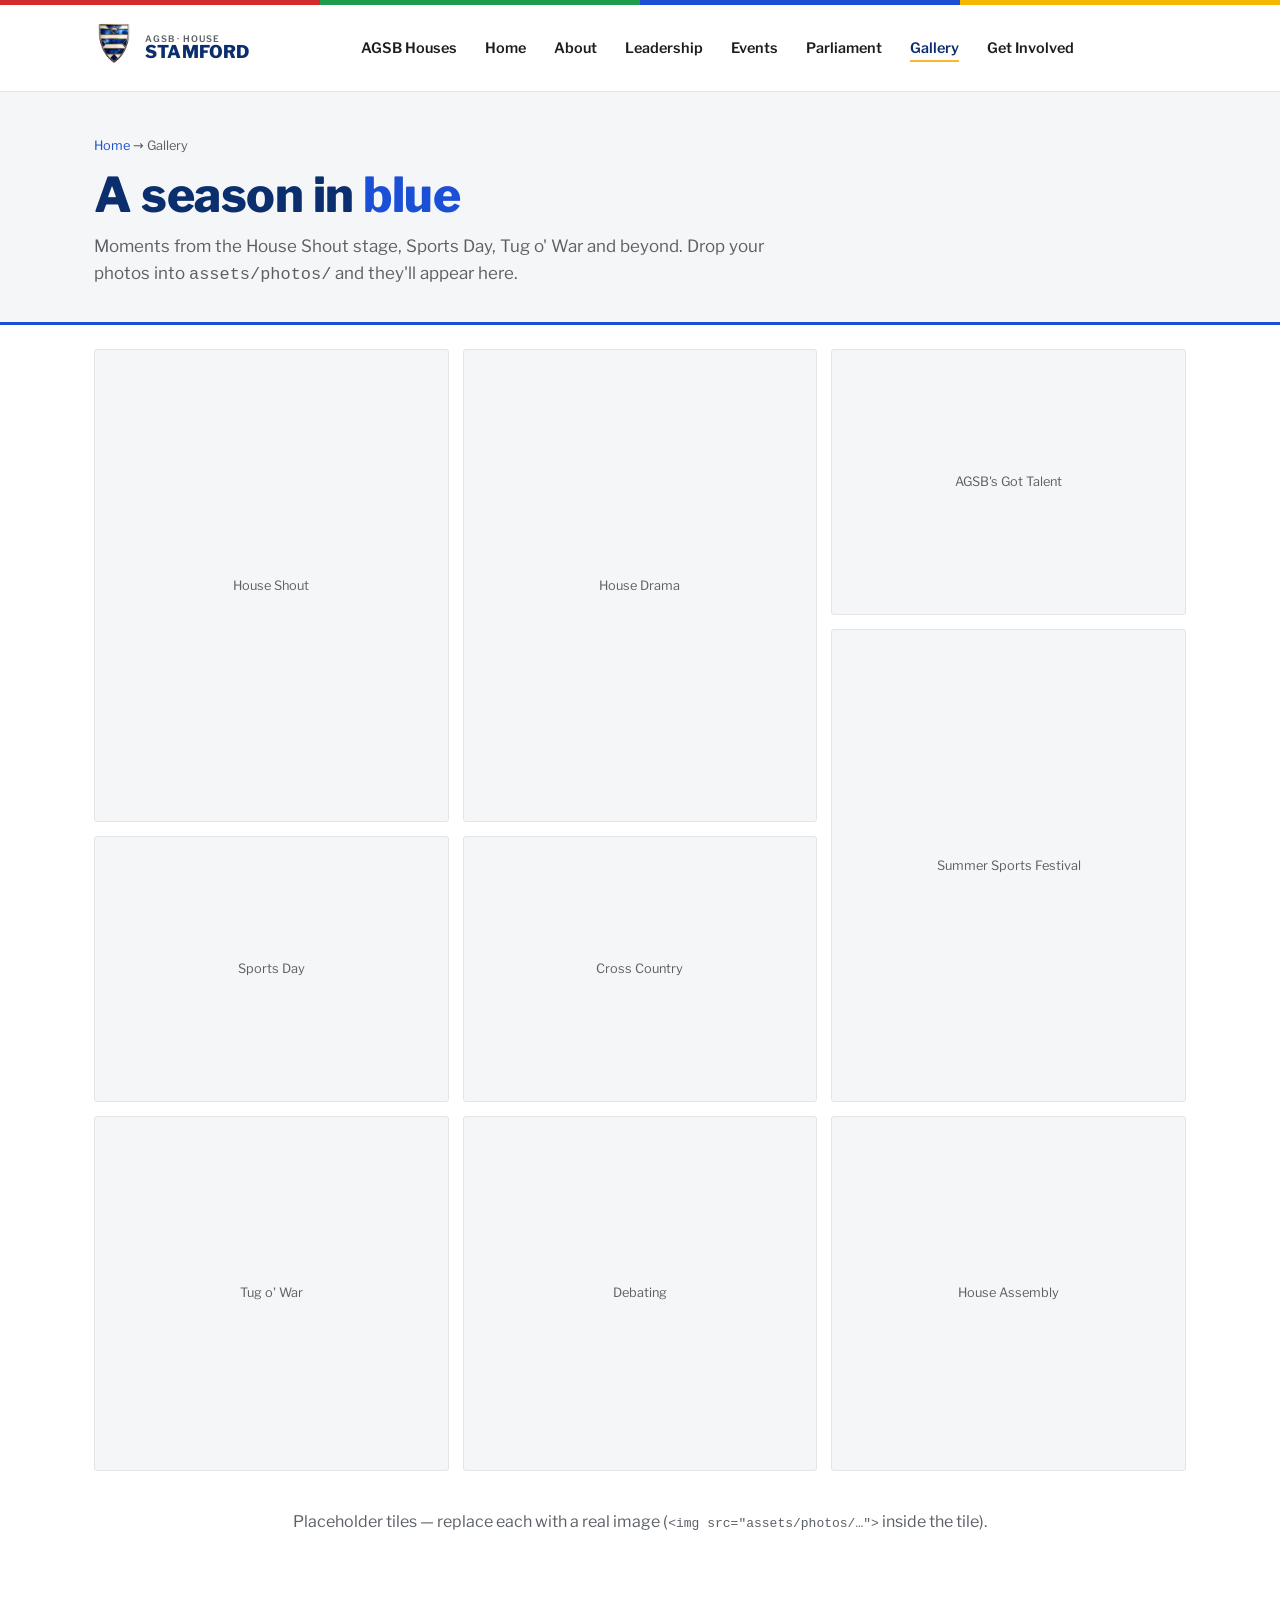
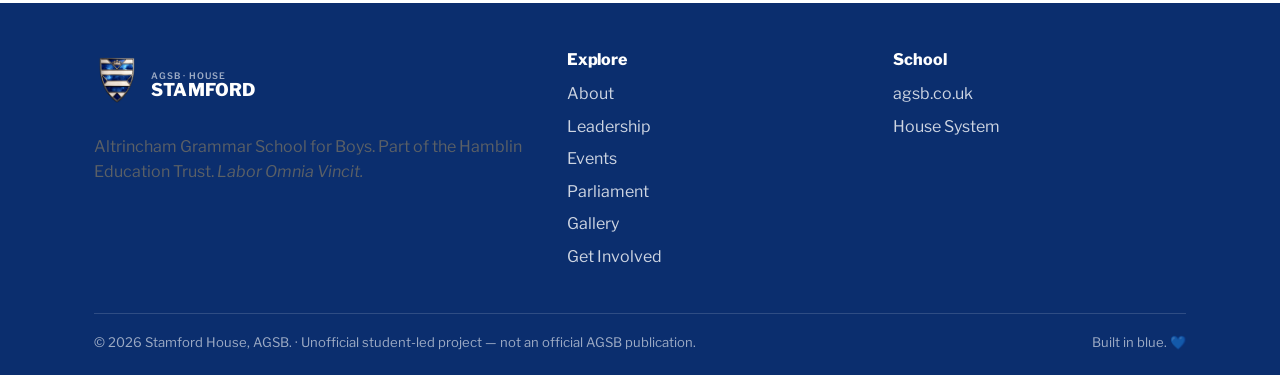
<file: gallery.html>
<!DOCTYPE html>
<html lang="en" data-house="stamford">
<head>
  <meta charset="UTF-8" />
  <meta name="viewport" content="width=device-width, initial-scale=1.0" />
  <title>Gallery — Stamford House, AGSB</title>
  <meta name="description" content="A season in blue — photos from Stamford House events at AGSB." />
  <link rel="icon" href="assets/crest.png" type="image/png" />
  <link rel="manifest" href="manifest.webmanifest" />
  <meta name="theme-color" content="#0b2e6e" />
  <link rel="apple-touch-icon" href="assets/icons/icon-180.png" />
  <meta name="apple-mobile-web-app-capable" content="yes" />
  <meta name="mobile-web-app-capable" content="yes" />
  <meta name="apple-mobile-web-app-status-bar-style" content="black-translucent" />
  <meta name="apple-mobile-web-app-title" content="Stamford" />
  <link rel="preconnect" href="https://fonts.googleapis.com" />
  <link rel="preconnect" href="https://fonts.gstatic.com" crossorigin />
  <link href="https://fonts.googleapis.com/css2?family=Libre+Franklin:wght@400;500;600;700;800&display=swap" rel="stylesheet" />
  <link rel="stylesheet" href="css/style.css" />
</head>
<body>
  <div class="aurora"></div>
  <canvas id="starfield"></canvas>
  <div class="scroll-progress"></div>
  <div class="flag-strip"><i class="b"></i><i class="m"></i><i class="s"></i><i class="t"></i></div>

  <header class="site-header">
    <div class="container nav">
      <a class="brand" href="stamford.html"><img src="assets/crest.png" onerror="this.onerror=null;this.src='assets/crest-photo.jpeg'" alt="Stamford crest" /><span class="brand-text"><small>AGSB · HOUSE</small><span>STAMFORD</span></span></a>
      <ul class="nav-links"><li><a href="index.html">AGSB Houses</a></li>
        <li><a href="stamford.html">Home</a></li>
        <li><a href="about.html">About</a></li>
        <li><a href="leadership.html">Leadership</a></li>
        <li><a href="events.html">Events</a></li>
        <li><a href="parliament.html">Parliament</a></li>
        <li><a href="gallery.html" class="active">Gallery</a></li>
        <li><a href="get-involved.html">Get Involved</a></li>
      </ul>
      <div class="nav-tools"><button class="theme-toggle" aria-label="Toggle light/dark">☀</button><button class="nav-toggle" aria-label="Menu" aria-expanded="false"><span></span></button></div>
    </div>
  </header>

  <section class="page-hero">
    <div class="container">
      <div class="breadcrumb"><a href="stamford.html">Home</a> → Gallery</div>
      <h1>A season in <span class="gradient-text">blue</span></h1>
      <p>Moments from the House Shout stage, Sports Day, Tug o' War and beyond. Drop your photos into <code>assets/photos/</code> and they'll appear here.</p>
    </div>
  </section>

  <section class="section" style="padding-top:24px">
    <div class="container">
      <div class="gallery reveal">
        <div class="shot" style="--ar:3/4"><span>House Shout</span></div>
        <div class="shot" style="--ar:4/3"><span>Sports Day</span></div>
        <div class="shot" style="--ar:1/1"><span>Tug o' War</span></div>
        <div class="shot" style="--ar:3/4"><span>House Drama</span></div>
        <div class="shot" style="--ar:4/3"><span>Cross Country</span></div>
        <div class="shot" style="--ar:1/1"><span>Debating</span></div>
        <div class="shot" style="--ar:4/3"><span>AGSB's Got Talent</span></div>
        <div class="shot" style="--ar:3/4"><span>Summer Sports Festival</span></div>
        <div class="shot" style="--ar:1/1"><span>House Assembly</span></div>
      </div>
      <p class="muted mt center">Placeholder tiles — replace each with a real image (<code>&lt;img src="assets/photos/…"&gt;</code> inside the tile).</p>
    </div>
  </section>

  <footer class="site-footer">
    <div class="container">
      <div class="footer-grid">
        <div><div class="brand" style="margin-bottom:14px"><img src="assets/crest.png" onerror="this.onerror=null;this.src='assets/crest-photo.jpeg'" alt="" style="width:46px" /><span class="brand-text"><small>AGSB · HOUSE</small><span>STAMFORD</span></span></div><p class="muted">Altrincham Grammar School for Boys. Part of the Hamblin Education Trust. <em>Labor Omnia Vincit.</em></p></div>
        <div><h4>Explore</h4><ul><li><a href="about.html">About</a></li><li><a href="leadership.html">Leadership</a></li><li><a href="events.html">Events</a></li>
        <li><a href="parliament.html">Parliament</a></li><li><a href="gallery.html">Gallery</a></li><li><a href="get-involved.html">Get Involved</a></li></ul></div>
        <div><h4>School</h4><ul><li><a href="https://www.agsb.co.uk" target="_blank" rel="noopener">agsb.co.uk</a></li><li><a href="https://www.agsb.co.uk" target="_blank" rel="noopener">House System</a></li></ul></div>
      </div>
      <div class="footer-bottom"><span>© <span data-year>2026</span> Stamford House, AGSB. · Unofficial student-led project — not an official AGSB publication.</span><span>Built in blue. 💙</span></div>
    </div>
  </footer>

  <script src="js/config.js"></script>  <script src="js/main.js"></script>
</body>
</html>
</file>
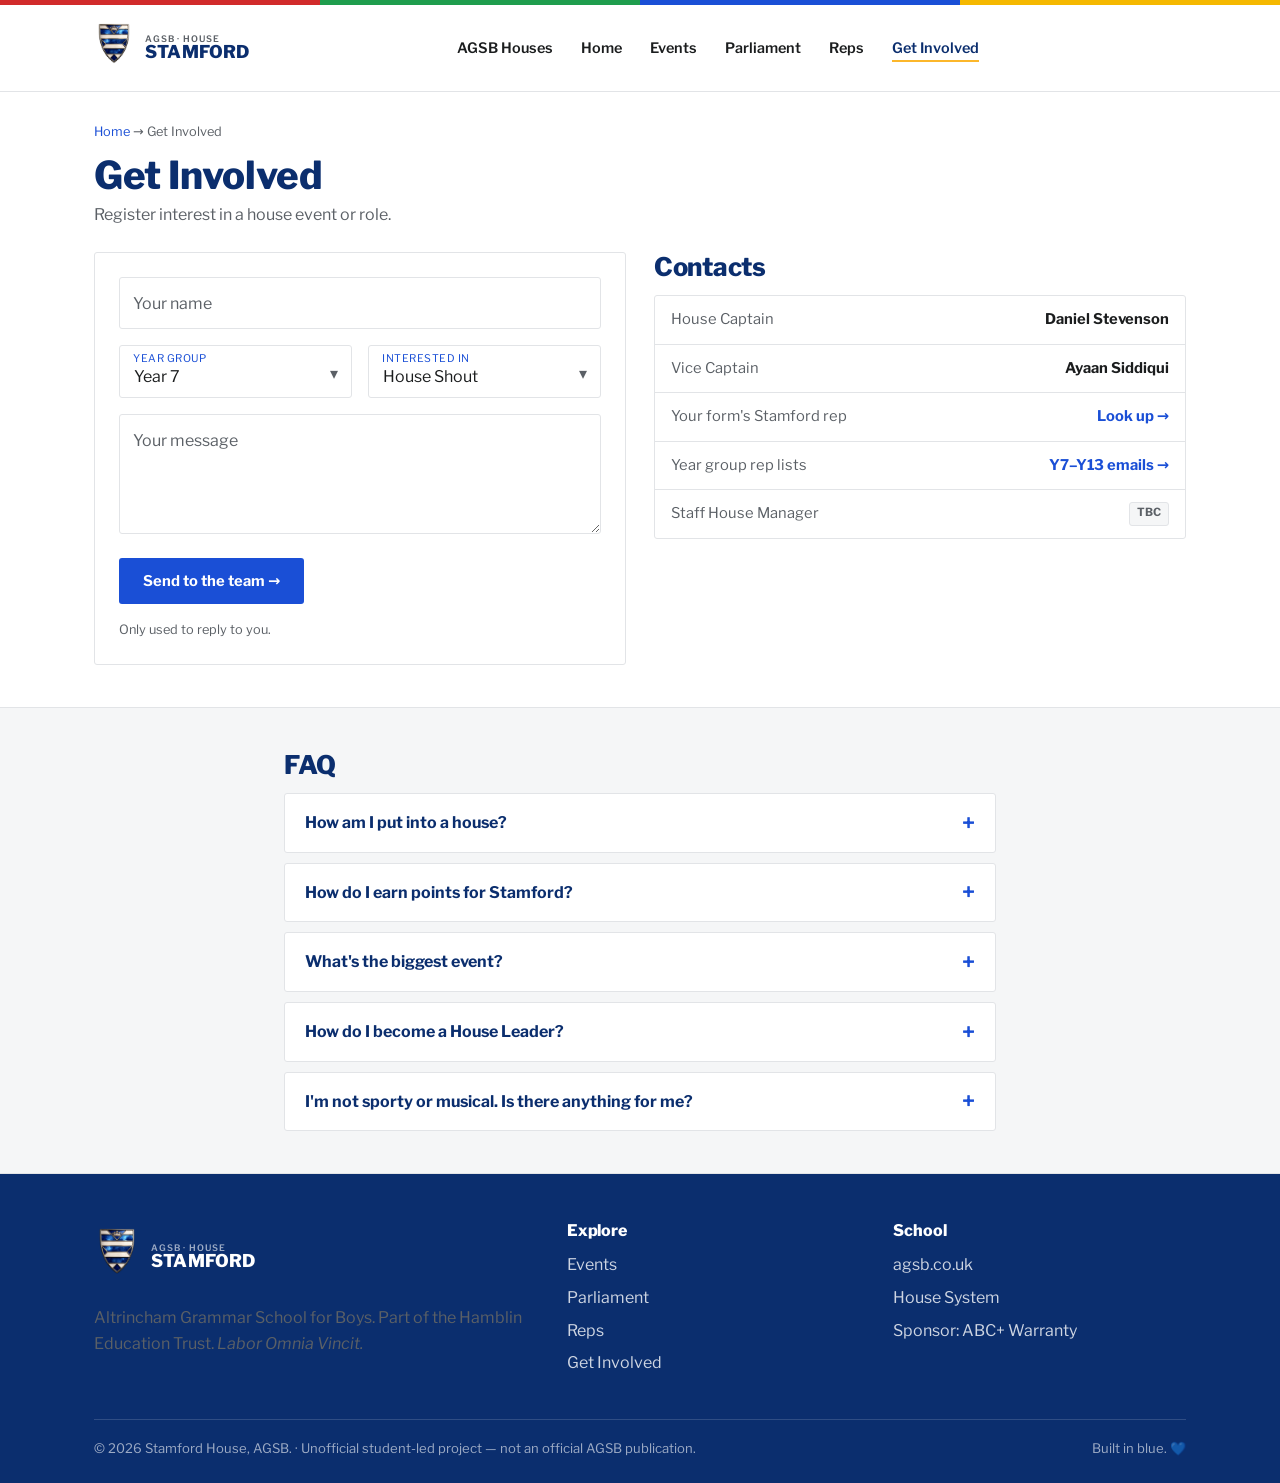
<file: get-involved.html>
<!DOCTYPE html>
<html lang="en" data-house="stamford">
<head>
  <meta charset="UTF-8" />
  <meta name="viewport" content="width=device-width, initial-scale=1.0" />
  <title>Get Involved — Stamford House, AGSB</title>
  <meta name="description" content="Register interest in a Stamford House event or role, and find the right contact." />
  <link rel="icon" href="assets/crest.png" type="image/png" />
  <link rel="manifest" href="manifest.webmanifest" />
  <meta name="theme-color" content="#0b2e6e" />
  <link rel="apple-touch-icon" href="assets/icons/icon-180.png" />
  <meta name="apple-mobile-web-app-capable" content="yes" />
  <meta name="mobile-web-app-capable" content="yes" />
  <meta name="apple-mobile-web-app-status-bar-style" content="black-translucent" />
  <meta name="apple-mobile-web-app-title" content="Stamford" />
  <link rel="preconnect" href="https://fonts.googleapis.com" />
  <link rel="preconnect" href="https://fonts.gstatic.com" crossorigin />
  <link href="https://fonts.googleapis.com/css2?family=Libre+Franklin:wght@400;500;600;700;800&display=swap" rel="stylesheet" />
  <link rel="stylesheet" href="css/style.css" />
</head>
<body>
  <div class="aurora"></div>
  <canvas id="starfield"></canvas>
  <div class="scroll-progress"></div>
  <div class="flag-strip"><i class="b"></i><i class="m"></i><i class="s"></i><i class="t"></i></div>

  <header class="site-header">
    <div class="container nav">
      <a class="brand" href="stamford.html"><img src="assets/crest.png" onerror="this.onerror=null;this.src='assets/crest-photo.jpeg'" alt="Stamford crest" /><span class="brand-text"><small>AGSB · HOUSE</small><span>STAMFORD</span></span></a>
      <ul class="nav-links"><li><a href="index.html">AGSB Houses</a></li>
        <li><a href="stamford.html">Home</a></li>
        
        
        <li><a href="events.html">Events</a></li>
        <li><a href="parliament.html">Parliament</a></li>
        <li><a href="reps.html?house=stamford">Reps</a></li>
        
        <li><a href="get-involved.html" class="active">Get Involved</a></li>
      </ul>
      <div class="nav-tools"><button class="theme-toggle" aria-label="Toggle light/dark">☀</button><button class="nav-toggle" aria-label="Menu" aria-expanded="false"><span></span></button></div>
    </div>
  </header>

  <section class="titlebar">
    <div class="container">
      <div class="breadcrumb"><a href="stamford.html">Home</a> → Get Involved</div>
      <h1>Get Involved</h1>
      <p>Register interest in a house event or role.</p>
    </div>
  </section>

  <section class="section section--tight" style="padding-top:18px">
    <div class="container cols-2">
      <div class="card">
        <form class="form2" data-form="signup" novalidate>
          <div class="field">
            <input id="name" name="name" type="text" placeholder=" " required />
            <label for="name">Your name</label>
          </div>
          <div class="field-row">
            <div class="field field--select">
              <select id="year" name="year">
                <option>Year 7</option><option>Year 8</option><option>Year 9</option><option>Year 10</option><option>Year 11</option><option>Year 12</option><option>Year 13</option><option>Staff</option>
              </select>
              <label for="year">Year group</label>
            </div>
            <div class="field field--select">
              <select id="interest" name="interest">
                <option>House Shout</option><option>Sports Day</option><option>Debating</option><option>Drama / Arts</option><option>Music</option><option>Leading something</option><option>Just getting involved</option>
              </select>
              <label for="interest">Interested in</label>
            </div>
          </div>
          <div class="field">
            <textarea id="message" name="message" placeholder=" "></textarea>
            <label for="message">Your message</label>
          </div>
          <div><button class="btn btn--primary" type="submit">Send to the team →</button></div>
          <p class="muted" style="font-size:.8rem">Only used to reply to you.</p>
        </form>
      </div>
      <div>
        <div class="sec-head"><h2>Contacts</h2></div>
        <ul class="contact-list">
          <li><span>House Captain</span><b>Daniel Stevenson</b></li>
          <li><span>Vice Captain</span><b>Ayaan Siddiqui</b></li>
          <li><span>Your form's Stamford rep</span><a href="reps.html?house=stamford">Look up →</a></li>
          <li><span>Year group rep lists</span><a href="reps.html?house=stamford#mailing-lists">Y7–Y13 emails →</a></li>
          <li><span>Staff House Manager</span><span class="pill-tbc">TBC</span></li>
        </ul>
      </div>
    </div>
  </section>

  <section class="section section--tight section--alt">
    <div class="container narrow">
      <div class="sec-head"><h2>FAQ</h2></div>
      <div class="faq">
        <details><summary>How am I put into a house?</summary><div class="faq-body">Everyone is assigned to one of the four houses. Siblings always share a house.</div></details>
        <details><summary>How do I earn points for Stamford?</summary><div class="faq-body">By competing and by taking part. Some events award points for how many students from each house enter.</div></details>
        <details><summary>What's the biggest event?</summary><div class="faq-body">The House Shout, a singing and performing-arts competition. Each house performs three times.</div></details>
        <details><summary>How do I become a House Leader?</summary><div class="faq-body">Leaders and Deputies are elected in each year group. Register interest above or speak to the Captains.</div></details>
        <details><summary>I'm not sporty or musical. Is there anything for me?</summary><div class="faq-body">Yes: debating, chess, quizzes, art, photography, baking, entrepreneurship, eSports and more. See the <a href="events.html">events diary</a>.</div></details>
      </div>
    </div>
  </section>

  <footer class="site-footer">
    <div class="container">
      <div class="footer-grid">
        <div><div class="brand" style="margin-bottom:14px"><img src="assets/crest.png" onerror="this.onerror=null;this.src='assets/crest-photo.jpeg'" alt="" style="width:46px" /><span class="brand-text"><small>AGSB · HOUSE</small><span>STAMFORD</span></span></div><p class="muted">Altrincham Grammar School for Boys. Part of the Hamblin Education Trust. <em>Labor Omnia Vincit.</em></p></div>
        <div><h4>Explore</h4><ul><li><a href="events.html">Events</a></li>
        <li><a href="parliament.html">Parliament</a></li>
        <li><a href="reps.html?house=stamford">Reps</a></li><li><a href="get-involved.html">Get Involved</a></li></ul></div>
        <div><h4>School</h4><ul><li><a href="https://www.agsb.co.uk" target="_blank" rel="noopener">agsb.co.uk</a></li><li><a href="https://www.agsb.co.uk" target="_blank" rel="noopener">House System</a></li><li><a href="https://www.architectscertificate.co.uk" target="_blank" rel="noopener">Sponsor: ABC+ Warranty</a></li></ul></div>
      </div>
      <div class="footer-bottom"><span>© <span data-year>2026</span> Stamford House, AGSB. · Unofficial student-led project — not an official AGSB publication.</span><span>Built in blue. 💙</span></div>
    </div>
  </footer>

  <script src="js/config.js"></script>  <script src="js/main.js"></script>
</body>
</html>
</file>
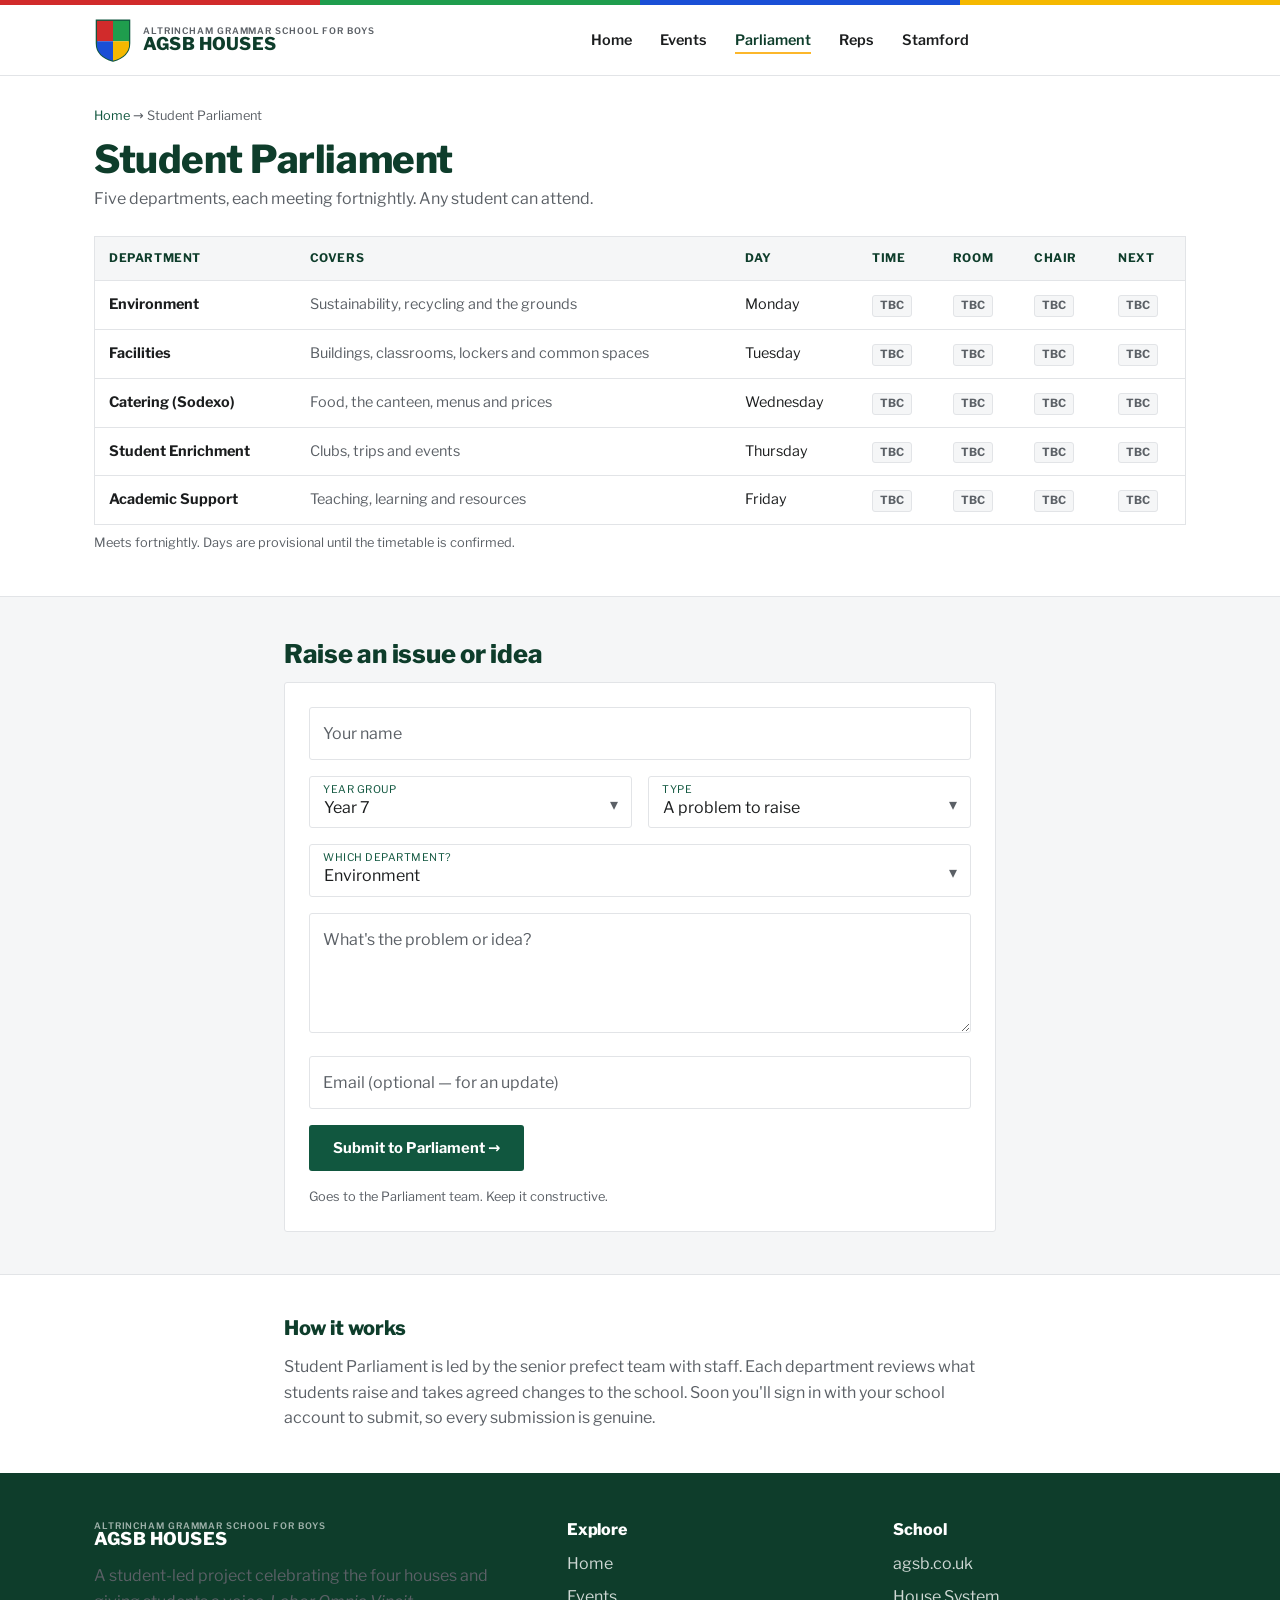
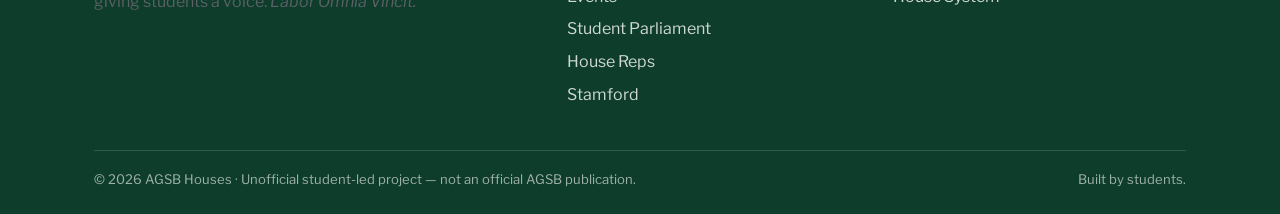
<file: parliament.html>
<!DOCTYPE html>
<html lang="en">
<head>
  <meta charset="UTF-8" />
  <meta name="viewport" content="width=device-width, initial-scale=1.0" />
  <title>Student Parliament — AGSB</title>
  <meta name="description" content="The AGSB Student Parliament — raise a problem, suggest an improvement, and see meeting dates, rooms and departments. Every student has a voice." />
  <link rel="icon" href="assets/crest.png" type="image/png" />
  <link rel="manifest" href="manifest.webmanifest" />
  <meta name="theme-color" content="#11573f" />
  <link rel="apple-touch-icon" href="assets/icons/icon-180.png" />
  <meta name="apple-mobile-web-app-capable" content="yes" />
  <meta name="mobile-web-app-capable" content="yes" />
  <meta name="apple-mobile-web-app-title" content="AGSB Houses" />
  <link rel="preconnect" href="https://fonts.googleapis.com" />
  <link rel="preconnect" href="https://fonts.gstatic.com" crossorigin />
  <link href="https://fonts.googleapis.com/css2?family=Libre+Franklin:wght@400;500;600;700;800&display=swap" rel="stylesheet" />
  <link rel="stylesheet" href="css/style.css" />
</head>
<body>
  <div class="flag-strip"><i class="b"></i><i class="m"></i><i class="s"></i><i class="t"></i></div>

  <header class="site-header">
    <div class="container nav">
      <a class="brand" href="index.html" aria-label="AGSB Houses home">
        <svg class="mini-shield" style="width:38px;height:44px" viewBox="0 0 60 70" aria-hidden="true">
          <path d="M4 4 H56 V40 C56 56 44 64 30 68 C16 64 4 56 4 40 Z" fill="#fff" stroke="#11573f" stroke-width="3"/>
          <clipPath id="bhs"><path d="M4 4 H56 V40 C56 56 44 64 30 68 C16 64 4 56 4 40 Z"/></clipPath>
          <g clip-path="url(#bhs)"><rect x="4" y="4" width="26" height="33" fill="#d12b2b"/><rect x="30" y="4" width="26" height="33" fill="#1f9d4d"/><rect x="4" y="37" width="26" height="33" fill="#1a4fd6"/><rect x="30" y="37" width="26" height="33" fill="#f5b800"/></g>
        </svg>
        <span class="brand-text"><small>ALTRINCHAM GRAMMAR SCHOOL FOR BOYS</small><span>AGSB HOUSES</span></span>
      </a>
      <ul class="nav-links">
        <li><a href="index.html">Home</a></li>
        <li><a href="events.html">Events</a></li>
        <li><a href="parliament.html" class="active">Parliament</a></li>
        <li><a href="reps.html">Reps</a></li>
        <li><a href="stamford.html">Stamford</a></li>
      </ul>
      <div class="nav-tools"><button class="nav-toggle" aria-label="Menu" aria-expanded="false"><span></span></button></div>
    </div>
  </header>

  <section class="titlebar">
    <div class="container">
      <div class="breadcrumb"><a href="index.html">Home</a> → Student Parliament</div>
      <h1>Student Parliament</h1>
      <p>Five departments, each meeting fortnightly. Any student can attend.</p>
    </div>
  </section>

  <!-- Meetings -->
  <section class="section section--tight" id="meetings" style="padding-top:18px">
    <div class="container">
      <div data-parliament="full"><p class="muted">Loading…</p></div>
    </div>
  </section>

  <!-- Online Student Parliament -->
  <section class="section section--tight section--alt" id="submit">
    <div class="container narrow">
      <div class="sec-head"><h2>Raise an issue or idea</h2></div>
      <div class="card">
        <form class="form2" data-form="parliament" novalidate>
          <input type="hidden" name="_subject" value="Online Student Parliament submission" />
          <div class="field">
            <input id="p-name" name="name" type="text" placeholder=" " required />
            <label for="p-name">Your name</label>
          </div>
          <div class="field-row">
            <div class="field field--select">
              <select id="p-year" name="year">
                <option>Year 7</option><option>Year 8</option><option>Year 9</option><option>Year 10</option><option>Year 11</option><option>Year 12</option><option>Year 13</option><option>Staff</option>
              </select>
              <label for="p-year">Year group</label>
            </div>
            <div class="field field--select">
              <select id="p-type" name="type">
                <option>A problem to raise</option><option>A suggestion to improve</option>
              </select>
              <label for="p-type">Type</label>
            </div>
          </div>
          <div class="field field--select">
            <select id="p-dept" name="department">
              <option>Environment</option>
              <option>Facilities</option>
              <option>Catering (Sodexo)</option>
              <option>Student Enrichment</option>
              <option>Academic Support</option>
              <option>General / School-wide</option>
            </select>
            <label for="p-dept">Which department?</label>
          </div>
          <div class="field">
            <textarea id="p-message" name="message" placeholder=" " required></textarea>
            <label for="p-message">What's the problem or idea?</label>
          </div>
          <div class="field">
            <input id="p-email" name="email" type="email" placeholder=" " />
            <label for="p-email">Email (optional — for an update)</label>
          </div>
          <div><button class="btn btn--primary" type="submit">Submit to Parliament →</button></div>
          <p class="muted" style="font-size:.8rem">Goes to the Parliament team. Keep it constructive.</p>
        </form>
      </div>
    </div>
  </section>

  <!-- About (bottom) -->
  <section class="section section--tight">
    <div class="container narrow">
      <h2 class="sec-head" style="font-size:1.25rem">How it works</h2>
      <p class="muted">Student Parliament is led by the senior prefect team with staff. Each department reviews what students raise and takes agreed changes to the school. Soon you'll sign in with your school account to submit, so every submission is genuine.</p>
    </div>
  </section>

  <footer class="site-footer">
    <div class="container">
      <div class="footer-grid">
        <div>
          <div class="brand" style="margin-bottom:14px"><span class="brand-text"><small>ALTRINCHAM GRAMMAR SCHOOL FOR BOYS</small><span>AGSB HOUSES</span></span></div>
          <p class="muted">A student-led project celebrating the four houses and giving students a voice. <em>Labor Omnia Vincit.</em></p>
        </div>
        <div><h4>Explore</h4><ul><li><a href="index.html">Home</a></li><li><a href="events.html">Events</a></li><li><a href="parliament.html">Student Parliament</a></li><li><a href="reps.html">House Reps</a></li><li><a href="stamford.html">Stamford</a></li></ul></div>
        <div><h4>School</h4><ul><li><a href="https://www.agsb.co.uk" target="_blank" rel="noopener">agsb.co.uk</a></li><li><a href="https://www.agsb.co.uk" target="_blank" rel="noopener">House System</a></li></ul></div>
      </div>
      <div class="footer-bottom"><span>© <span data-year>2026</span> AGSB Houses · Unofficial student-led project — not an official AGSB publication.</span><span>Built by students.</span></div>
    </div>
  </footer>

  <script src="js/config.js"></script>
  <script src="js/main.js"></script>
</body>
</html>
</file>
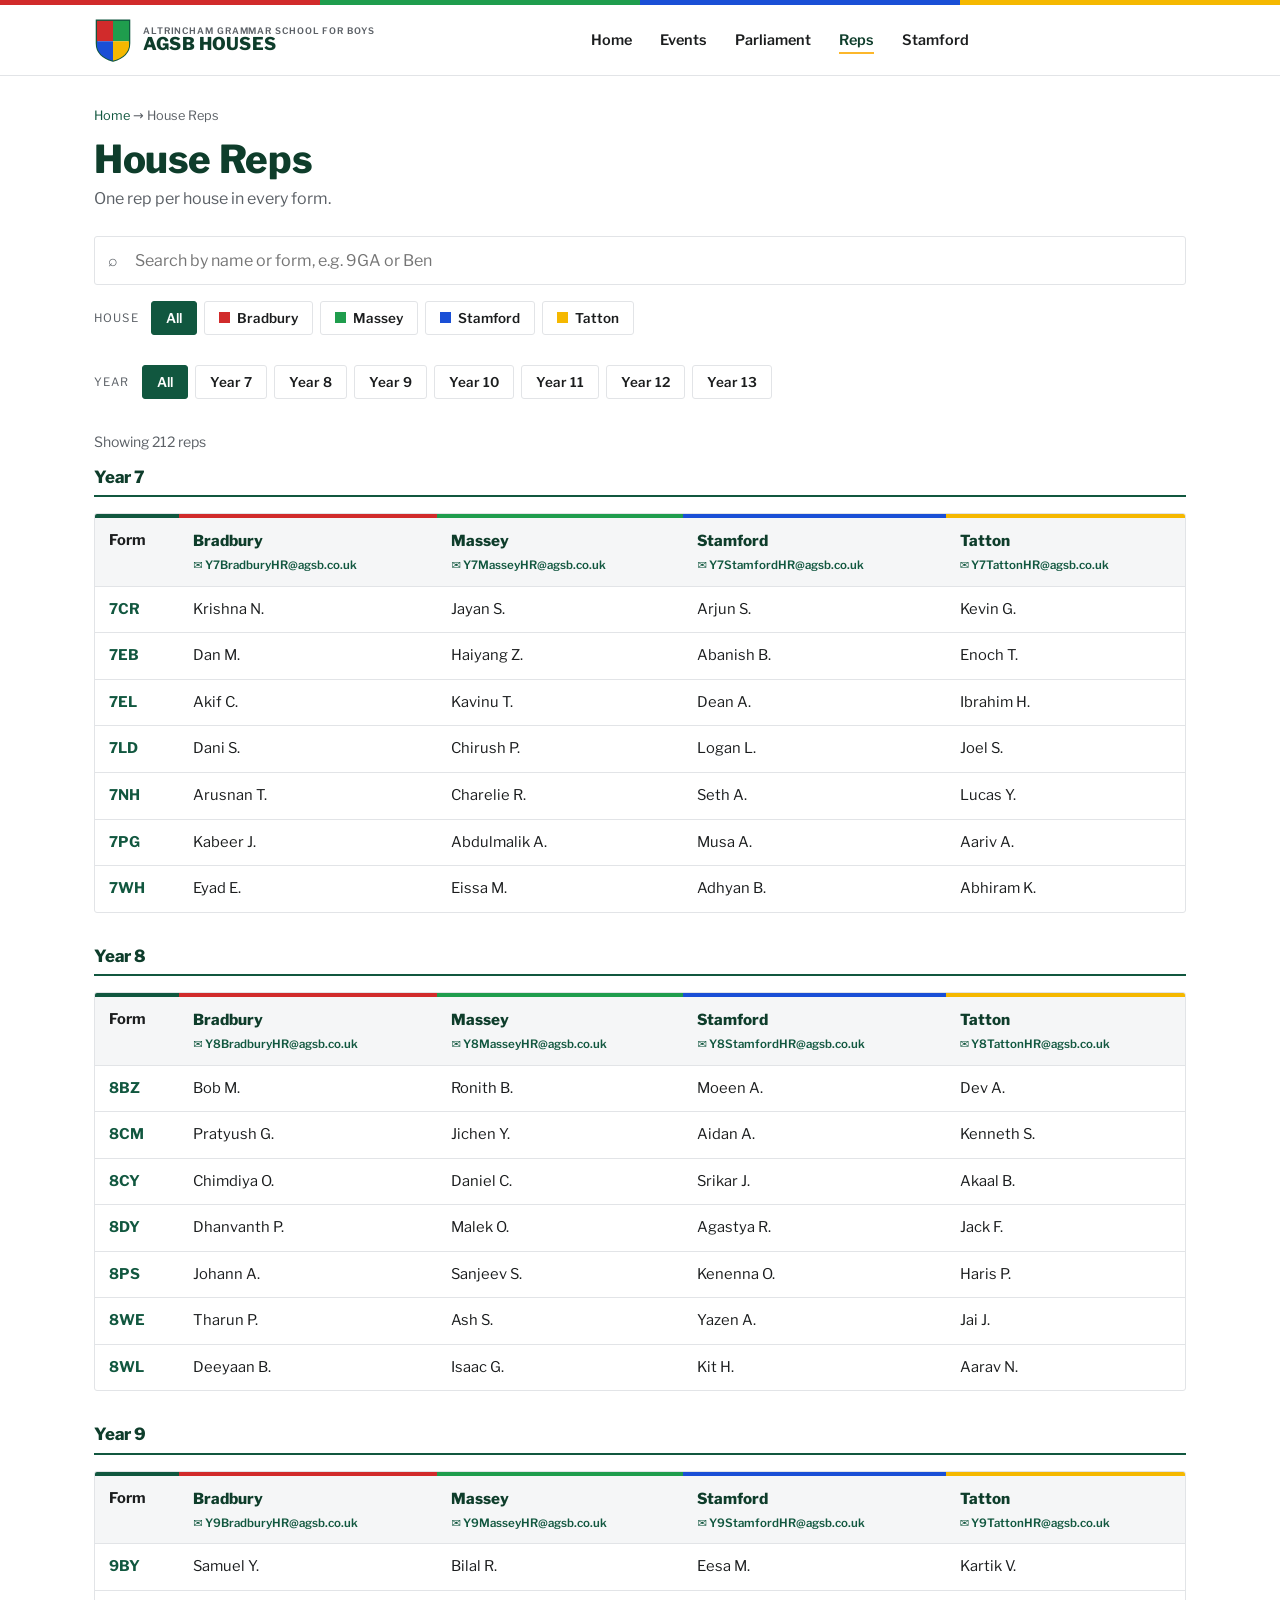
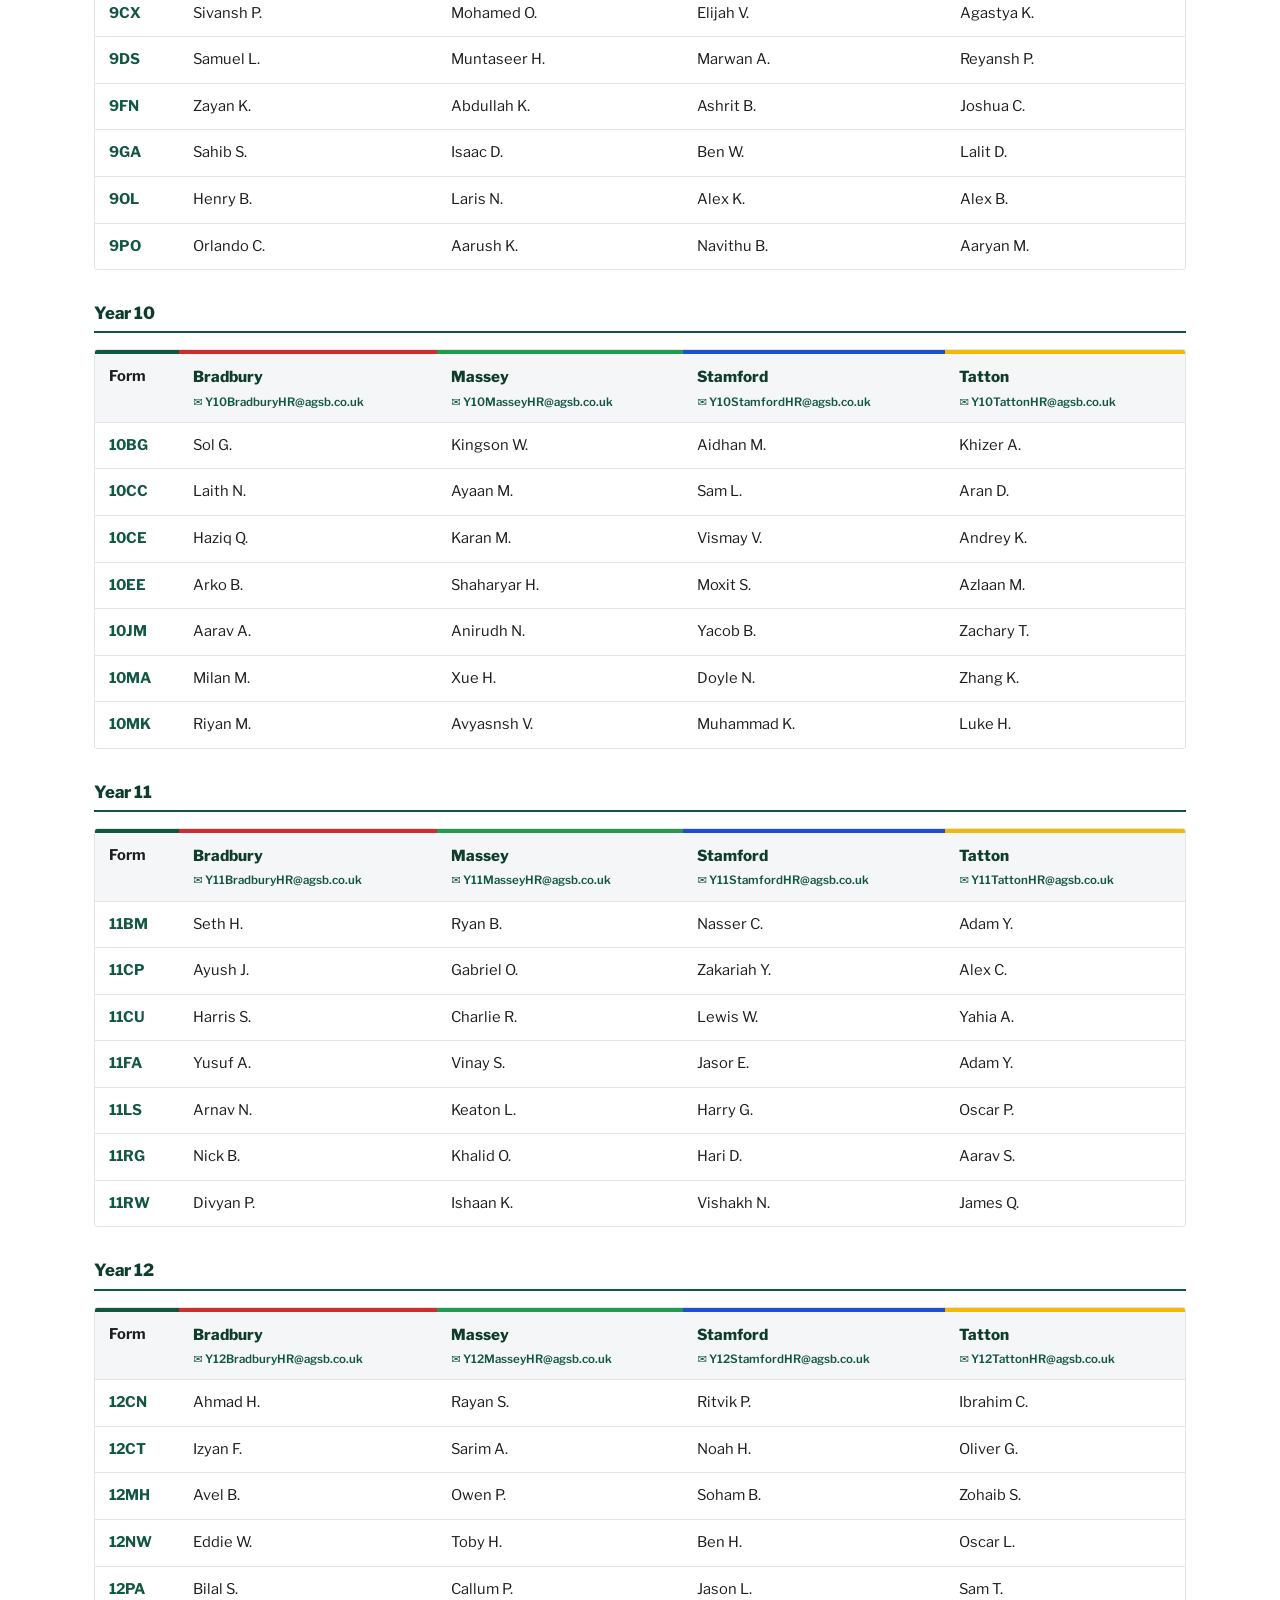
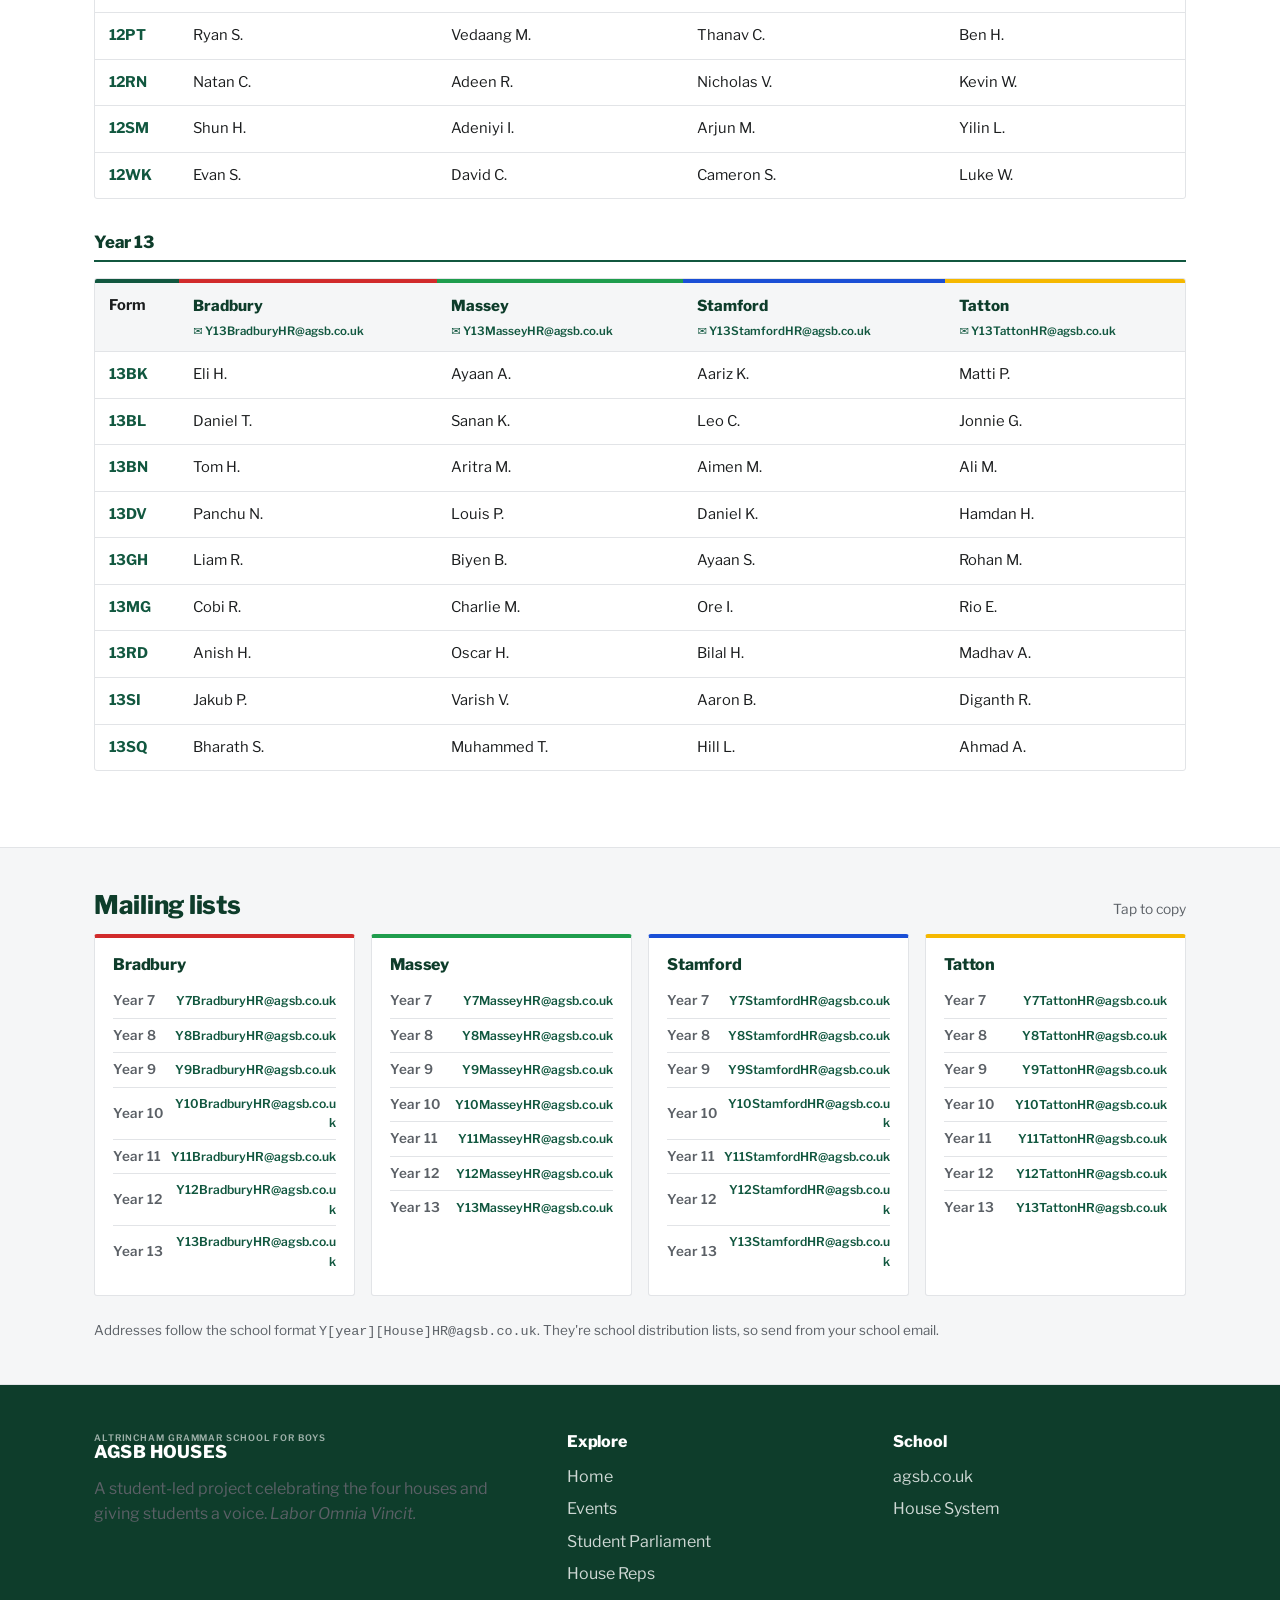
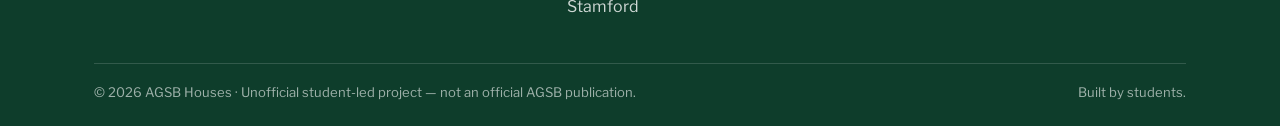
<file: reps.html>
<!DOCTYPE html>
<html lang="en">
<head>
  <meta charset="UTF-8" />
  <meta name="viewport" content="width=device-width, initial-scale=1.0" />
  <title>House Reps — AGSB</title>
  <meta name="description" content="Find your house rep — every form at AGSB has a rep for Bradbury, Massey, Stamford and Tatton. Search by name or form, and email each year group's reps." />
  <link rel="icon" href="assets/crest.png" type="image/png" />
  <link rel="manifest" href="manifest.webmanifest" />
  <meta name="theme-color" content="#11573f" />
  <link rel="apple-touch-icon" href="assets/icons/icon-180.png" />
  <meta name="apple-mobile-web-app-capable" content="yes" />
  <meta name="mobile-web-app-capable" content="yes" />
  <meta name="apple-mobile-web-app-title" content="AGSB Houses" />
  <link rel="preconnect" href="https://fonts.googleapis.com" />
  <link rel="preconnect" href="https://fonts.gstatic.com" crossorigin />
  <link href="https://fonts.googleapis.com/css2?family=Libre+Franklin:wght@400;500;600;700;800&display=swap" rel="stylesheet" />
  <link rel="stylesheet" href="css/style.css" />
  <style>
    /* Reps-only extras */
    .rep-tools { display: grid; gap: 12px; margin-bottom: 18px; }
    .rep-year { margin-bottom: 34px; }
    .rep-scroll { overflow-x: auto; border: 1px solid var(--line); border-radius: var(--radius); background: #fff; }
    .rep-table { width: 100%; min-width: 720px; border-collapse: collapse; }
    .rep-table.one { min-width: 0; }
    .rep-table th, .rep-table td { text-align: left; padding: 11px 14px; border-bottom: 1px solid var(--line); font-size: .92rem; }
    .rep-table tbody tr:last-child td { border-bottom: 0; }
    .rep-table tbody tr:hover td { background: var(--bg-alt); }
    .rep-table th { background: var(--bg-alt); vertical-align: top; border-top: 4px solid var(--hc, var(--accent)); }
    .rep-table th:first-child { width: 84px; }
    .rh-name { display: block; font-family: var(--font-display); font-weight: 800; color: var(--accent-ink); font-size: .95rem; }
    .rh-mail { display: block; font-size: .72rem; font-weight: 600; margin-top: 3px; word-break: break-all; }
    .rep-table td.rf { font-family: var(--font-display); font-weight: 700; color: var(--accent); }
    .rep-table td.hit { background: #fff4d1 !important; font-weight: 700; }
    .lists-grid { display: grid; grid-template-columns: repeat(4, 1fr); gap: 16px; }
    .list-card { background: #fff; border: 1px solid var(--line); border-top: 4px solid var(--hc); border-radius: var(--radius); padding: 18px; }
    .list-card h4 { margin-bottom: 10px; }
    .list-card ul { list-style: none; }
    .list-card li { display: flex; justify-content: space-between; align-items: center; gap: 8px; padding: 6px 0; border-bottom: 1px solid var(--line); font-size: .84rem; }
    .list-card li:last-child { border-bottom: 0; }
    .list-card li span { color: var(--muted); font-weight: 600; white-space: nowrap; }
    .copy-mini { border: 0; background: none; color: var(--accent); font: inherit; font-size: .76rem; font-weight: 600; cursor: pointer; text-align: right; word-break: break-all; }
    .copy-mini:hover { text-decoration: underline; }
    @media (max-width: 900px) { .lists-grid { grid-template-columns: repeat(2, 1fr); } }
    @media (max-width: 560px) { .lists-grid { grid-template-columns: 1fr; } }
  </style>
</head>
<body>
  <div class="flag-strip"><i class="b"></i><i class="m"></i><i class="s"></i><i class="t"></i></div>

  <header class="site-header">
    <div class="container nav">
      <a class="brand" href="index.html" aria-label="AGSB Houses home">
        <svg class="mini-shield" style="width:38px;height:44px" viewBox="0 0 60 70" aria-hidden="true">
          <path d="M4 4 H56 V40 C56 56 44 64 30 68 C16 64 4 56 4 40 Z" fill="#fff" stroke="#11573f" stroke-width="3"/>
          <clipPath id="bhs"><path d="M4 4 H56 V40 C56 56 44 64 30 68 C16 64 4 56 4 40 Z"/></clipPath>
          <g clip-path="url(#bhs)"><rect x="4" y="4" width="26" height="33" fill="#d12b2b"/><rect x="30" y="4" width="26" height="33" fill="#1f9d4d"/><rect x="4" y="37" width="26" height="33" fill="#1a4fd6"/><rect x="30" y="37" width="26" height="33" fill="#f5b800"/></g>
        </svg>
        <span class="brand-text"><small>ALTRINCHAM GRAMMAR SCHOOL FOR BOYS</small><span>AGSB HOUSES</span></span>
      </a>
      <ul class="nav-links">
        <li><a href="index.html">Home</a></li>
        <li><a href="events.html">Events</a></li>
        <li><a href="parliament.html">Parliament</a></li>
        <li><a href="reps.html" class="active">Reps</a></li>
        <li><a href="stamford.html">Stamford</a></li>
      </ul>
      <div class="nav-tools"><button class="nav-toggle" aria-label="Menu" aria-expanded="false"><span></span></button></div>
    </div>
  </header>

  <section class="titlebar">
    <div class="container">
      <div class="breadcrumb"><a href="index.html">Home</a> → House Reps</div>
      <h1>House Reps</h1>
      <p>One rep per house in every form.</p>
    </div>
  </section>

  <section class="section section--tight" style="padding-top:18px">
    <div class="container">
      <div class="rep-tools">
        <div class="search"><span class="si">⌕</span><input id="rep-search" type="search" placeholder="Search by name or form, e.g. 9GA or Ben" aria-label="Search reps" /></div>
        <div class="filters"><span class="filter-label">House</span><div class="filter-group" id="rep-house"></div></div>
        <div class="filters"><span class="filter-label">Year</span><div class="filter-group" id="rep-year"></div></div>
      </div>
      <p class="events-count" id="reps-count">Loading…</p>
      <div id="reps"><p class="muted">Loading reps…</p></div>
    </div>
  </section>

  <section class="section section--tight section--alt" id="mailing-lists">
    <div class="container">
      <div class="sec-head"><h2>Mailing lists</h2><span class="muted" style="font-size:.86rem">Tap to copy</span></div>
      <div class="lists-grid" id="reps-lists"></div>
      <p class="muted mt" style="font-size:.84rem">Addresses follow the school format <code>Y[year][House]HR@agsb.co.uk</code>. They're school distribution lists, so send from your school email.</p>
    </div>
  </section>

  <footer class="site-footer">
    <div class="container">
      <div class="footer-grid">
        <div>
          <div class="brand" style="margin-bottom:14px"><span class="brand-text"><small>ALTRINCHAM GRAMMAR SCHOOL FOR BOYS</small><span>AGSB HOUSES</span></span></div>
          <p class="muted">A student-led project celebrating the four houses and giving students a voice. <em>Labor Omnia Vincit.</em></p>
        </div>
        <div><h4>Explore</h4><ul><li><a href="index.html">Home</a></li><li><a href="events.html">Events</a></li><li><a href="parliament.html">Student Parliament</a></li><li><a href="reps.html">House Reps</a></li><li><a href="stamford.html">Stamford</a></li></ul></div>
        <div><h4>School</h4><ul><li><a href="https://www.agsb.co.uk" target="_blank" rel="noopener">agsb.co.uk</a></li><li><a href="https://www.agsb.co.uk" target="_blank" rel="noopener">House System</a></li></ul></div>
      </div>
      <div class="footer-bottom"><span>© <span data-year>2026</span> AGSB Houses · Unofficial student-led project — not an official AGSB publication.</span><span>Built by students.</span></div>
    </div>
  </footer>

  <script src="js/config.js"></script>
  <script src="js/main.js"></script>
  <script src="js/reps.js"></script>
</body>
</html>
</file>
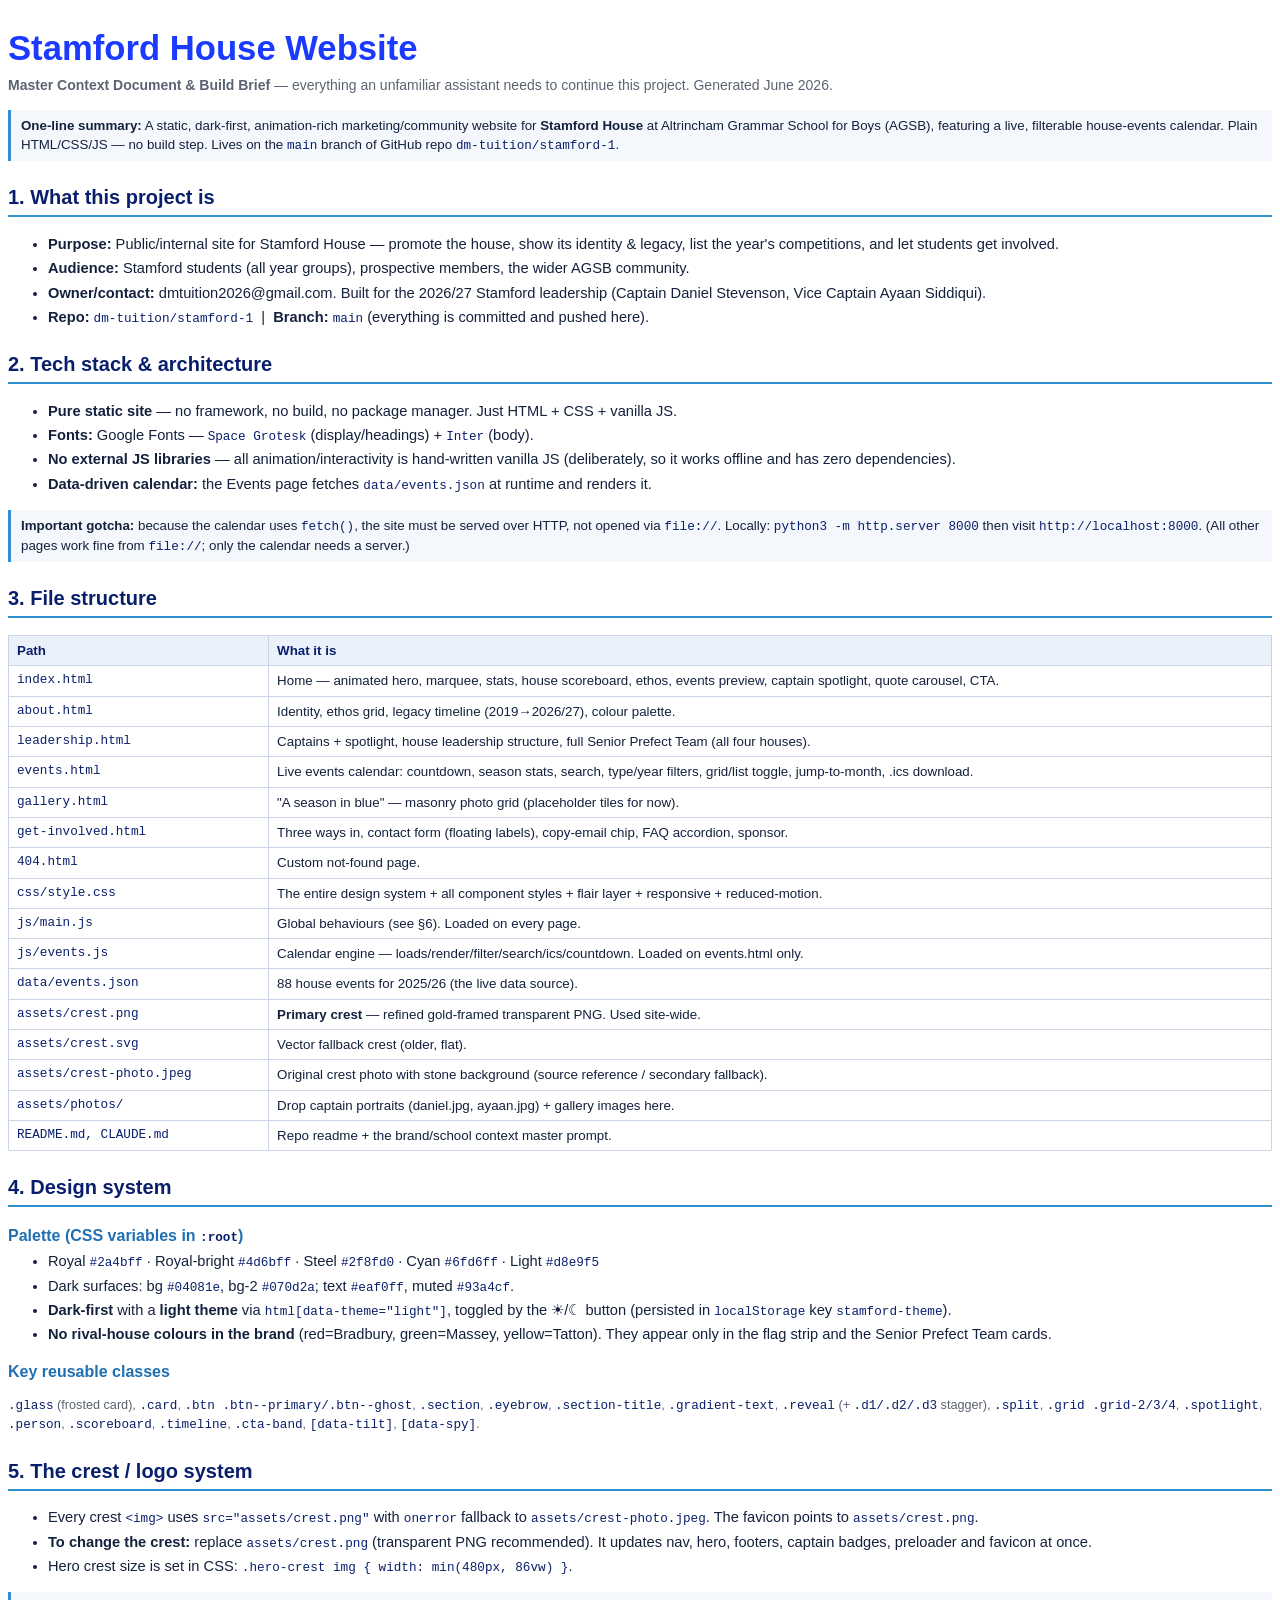
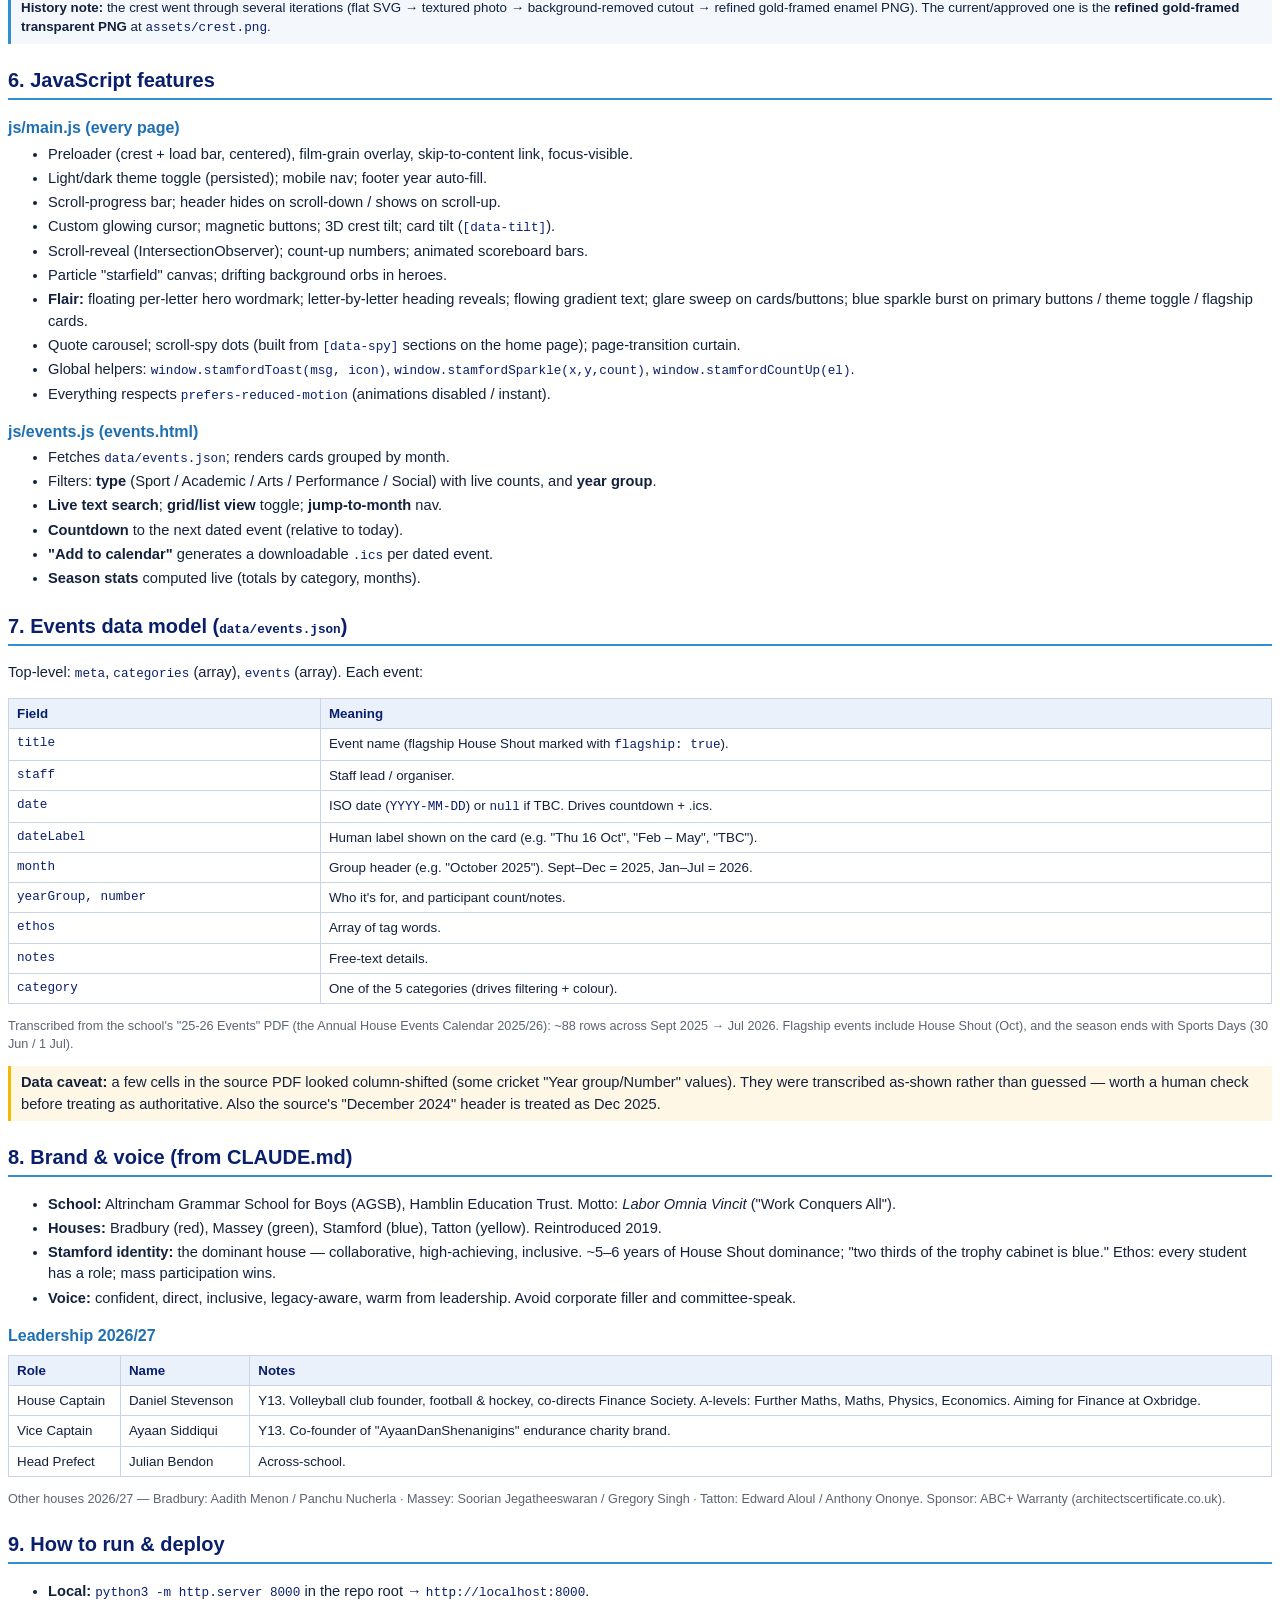
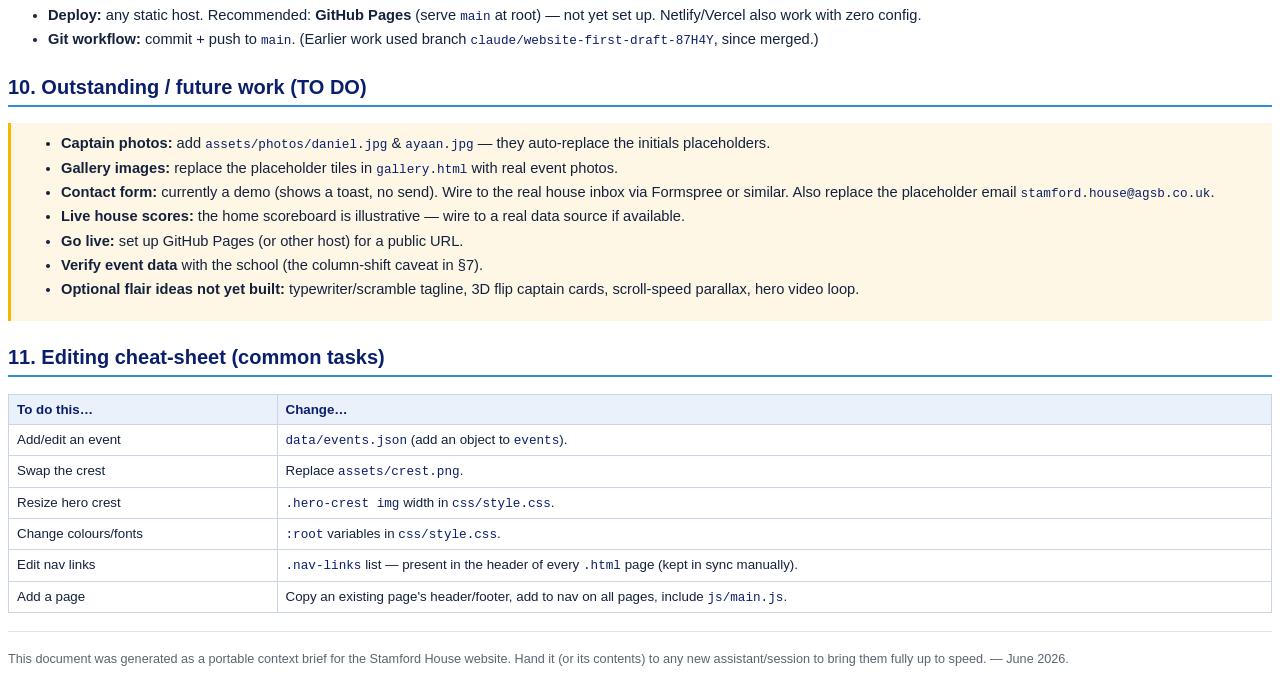
<file: docs/master-prompt.html>
<!DOCTYPE html>
<html lang="en">
<head>
<meta charset="UTF-8" />
<title>Stamford House Website — Master Context Document</title>
<style>
  body { font-family: 'Liberation Sans', Arial, sans-serif; color: #14213d; font-size: 11pt; line-height: 1.45; }
  h1 { color: #1a3aff; font-size: 26pt; margin-bottom: 2px; }
  h2 { color: #0a1f6b; font-size: 15pt; border-bottom: 2px solid #2f8fd0; padding-bottom: 3px; margin-top: 22px; }
  h3 { color: #1f6fb2; font-size: 12pt; margin-top: 14px; margin-bottom: 2px; }
  .sub { color: #5b6473; font-size: 10.5pt; margin-top: 0; }
  code, .mono { font-family: 'Liberation Mono', 'Courier New', monospace; font-size: 9.5pt; color: #0a1f6b; }
  table { border-collapse: collapse; width: 100%; margin: 8px 0; font-size: 10pt; }
  th, td { border: 1px solid #c9d4e6; padding: 5px 8px; text-align: left; vertical-align: top; }
  th { background: #eaf1fb; color: #0a1f6b; }
  ul { margin-top: 4px; }
  li { margin-bottom: 3px; }
  .tag { background: #eaf1fb; color: #1a3aff; padding: 1px 6px; border-radius: 4px; font-size: 9pt; }
  .note { background: #f4f8fd; border-left: 3px solid #2f8fd0; padding: 6px 10px; margin: 8px 0; font-size: 10pt; }
  .todo { background: #fff7e6; border-left: 3px solid #f5b800; padding: 6px 10px; margin: 8px 0; }
  hr { border: none; border-top: 1px solid #dde5f0; margin: 18px 0; }
  .small { font-size: 9.5pt; color: #5b6473; }
</style>
</head>
<body>

<h1>Stamford House Website</h1>
<p class="sub"><b>Master Context Document &amp; Build Brief</b> — everything an unfamiliar assistant needs to continue this project. Generated June 2026.</p>

<div class="note">
<b>One-line summary:</b> A static, dark-first, animation-rich marketing/community website for <b>Stamford House</b> at Altrincham Grammar School for Boys (AGSB), featuring a live, filterable house-events calendar. Plain HTML/CSS/JS — no build step. Lives on the <code>main</code> branch of GitHub repo <code>dm-tuition/stamford-1</code>.
</div>

<h2>1. What this project is</h2>
<ul>
  <li><b>Purpose:</b> Public/internal site for Stamford House — promote the house, show its identity &amp; legacy, list the year's competitions, and let students get involved.</li>
  <li><b>Audience:</b> Stamford students (all year groups), prospective members, the wider AGSB community.</li>
  <li><b>Owner/contact:</b> dmtuition2026@gmail.com. Built for the 2026/27 Stamford leadership (Captain Daniel Stevenson, Vice Captain Ayaan Siddiqui).</li>
  <li><b>Repo:</b> <code>dm-tuition/stamford-1</code> &nbsp;|&nbsp; <b>Branch:</b> <code>main</code> (everything is committed and pushed here).</li>
</ul>

<h2>2. Tech stack &amp; architecture</h2>
<ul>
  <li><b>Pure static site</b> — no framework, no build, no package manager. Just HTML + CSS + vanilla JS.</li>
  <li><b>Fonts:</b> Google Fonts — <span class="mono">Space Grotesk</span> (display/headings) + <span class="mono">Inter</span> (body).</li>
  <li><b>No external JS libraries</b> — all animation/interactivity is hand-written vanilla JS (deliberately, so it works offline and has zero dependencies).</li>
  <li><b>Data-driven calendar:</b> the Events page fetches <code>data/events.json</code> at runtime and renders it.</li>
</ul>

<div class="note"><b>Important gotcha:</b> because the calendar uses <code>fetch()</code>, the site must be served over HTTP, not opened via <code>file://</code>. Locally: <code>python3 -m http.server 8000</code> then visit <code>http://localhost:8000</code>. (All other pages work fine from <code>file://</code>; only the calendar needs a server.)</div>

<h2>3. File structure</h2>
<table>
<tr><th>Path</th><th>What it is</th></tr>
<tr><td class="mono">index.html</td><td>Home — animated hero, marquee, stats, house scoreboard, ethos, events preview, captain spotlight, quote carousel, CTA.</td></tr>
<tr><td class="mono">about.html</td><td>Identity, ethos grid, legacy timeline (2019→2026/27), colour palette.</td></tr>
<tr><td class="mono">leadership.html</td><td>Captains + spotlight, house leadership structure, full Senior Prefect Team (all four houses).</td></tr>
<tr><td class="mono">events.html</td><td>Live events calendar: countdown, season stats, search, type/year filters, grid/list toggle, jump-to-month, .ics download.</td></tr>
<tr><td class="mono">gallery.html</td><td>"A season in blue" — masonry photo grid (placeholder tiles for now).</td></tr>
<tr><td class="mono">get-involved.html</td><td>Three ways in, contact form (floating labels), copy-email chip, FAQ accordion, sponsor.</td></tr>
<tr><td class="mono">404.html</td><td>Custom not-found page.</td></tr>
<tr><td class="mono">css/style.css</td><td>The entire design system + all component styles + flair layer + responsive + reduced-motion.</td></tr>
<tr><td class="mono">js/main.js</td><td>Global behaviours (see §6). Loaded on every page.</td></tr>
<tr><td class="mono">js/events.js</td><td>Calendar engine — loads/render/filter/search/ics/countdown. Loaded on events.html only.</td></tr>
<tr><td class="mono">data/events.json</td><td>88 house events for 2025/26 (the live data source).</td></tr>
<tr><td class="mono">assets/crest.png</td><td><b>Primary crest</b> — refined gold-framed transparent PNG. Used site-wide.</td></tr>
<tr><td class="mono">assets/crest.svg</td><td>Vector fallback crest (older, flat).</td></tr>
<tr><td class="mono">assets/crest-photo.jpeg</td><td>Original crest photo with stone background (source reference / secondary fallback).</td></tr>
<tr><td class="mono">assets/photos/</td><td>Drop captain portraits (daniel.jpg, ayaan.jpg) + gallery images here.</td></tr>
<tr><td class="mono">README.md, CLAUDE.md</td><td>Repo readme + the brand/school context master prompt.</td></tr>
</table>

<h2>4. Design system</h2>
<h3>Palette (CSS variables in <span class="mono">:root</span>)</h3>
<ul>
  <li>Royal <span class="mono">#2a4bff</span> · Royal-bright <span class="mono">#4d6bff</span> · Steel <span class="mono">#2f8fd0</span> · Cyan <span class="mono">#6fd6ff</span> · Light <span class="mono">#d8e9f5</span></li>
  <li>Dark surfaces: bg <span class="mono">#04081e</span>, bg-2 <span class="mono">#070d2a</span>; text <span class="mono">#eaf0ff</span>, muted <span class="mono">#93a4cf</span>.</li>
  <li><b>Dark-first</b> with a <b>light theme</b> via <span class="mono">html[data-theme="light"]</span>, toggled by the ☀/☾ button (persisted in <span class="mono">localStorage</span> key <span class="mono">stamford-theme</span>).</li>
  <li><b>No rival-house colours in the brand</b> (red=Bradbury, green=Massey, yellow=Tatton). They appear only in the flag strip and the Senior Prefect Team cards.</li>
</ul>
<h3>Key reusable classes</h3>
<p class="small"><span class="mono">.glass</span> (frosted card), <span class="mono">.card</span>, <span class="mono">.btn .btn--primary/.btn--ghost</span>, <span class="mono">.section</span>, <span class="mono">.eyebrow</span>, <span class="mono">.section-title</span>, <span class="mono">.gradient-text</span>, <span class="mono">.reveal</span> (+ <span class="mono">.d1/.d2/.d3</span> stagger), <span class="mono">.split</span>, <span class="mono">.grid .grid-2/3/4</span>, <span class="mono">.spotlight</span>, <span class="mono">.person</span>, <span class="mono">.scoreboard</span>, <span class="mono">.timeline</span>, <span class="mono">.cta-band</span>, <span class="mono">[data-tilt]</span>, <span class="mono">[data-spy]</span>.</p>

<h2>5. The crest / logo system</h2>
<ul>
  <li>Every crest <span class="mono">&lt;img&gt;</span> uses <span class="mono">src="assets/crest.png"</span> with <span class="mono">onerror</span> fallback to <span class="mono">assets/crest-photo.jpeg</span>. The favicon points to <span class="mono">assets/crest.png</span>.</li>
  <li><b>To change the crest:</b> replace <code>assets/crest.png</code> (transparent PNG recommended). It updates nav, hero, footers, captain badges, preloader and favicon at once.</li>
  <li>Hero crest size is set in CSS: <span class="mono">.hero-crest img { width: min(480px, 86vw) }</span>.</li>
</ul>
<div class="note"><b>History note:</b> the crest went through several iterations (flat SVG → textured photo → background-removed cutout → refined gold-framed enamel PNG). The current/approved one is the <b>refined gold-framed transparent PNG</b> at <code>assets/crest.png</code>.</div>

<h2>6. JavaScript features</h2>
<h3>js/main.js (every page)</h3>
<ul>
  <li>Preloader (crest + load bar, centered), film-grain overlay, skip-to-content link, focus-visible.</li>
  <li>Light/dark theme toggle (persisted); mobile nav; footer year auto-fill.</li>
  <li>Scroll-progress bar; header hides on scroll-down / shows on scroll-up.</li>
  <li>Custom glowing cursor; magnetic buttons; 3D crest tilt; card tilt (<span class="mono">[data-tilt]</span>).</li>
  <li>Scroll-reveal (IntersectionObserver); count-up numbers; animated scoreboard bars.</li>
  <li>Particle "starfield" canvas; drifting background orbs in heroes.</li>
  <li><b>Flair:</b> floating per-letter hero wordmark; letter-by-letter heading reveals; flowing gradient text; glare sweep on cards/buttons; blue sparkle burst on primary buttons / theme toggle / flagship cards.</li>
  <li>Quote carousel; scroll-spy dots (built from <span class="mono">[data-spy]</span> sections on the home page); page-transition curtain.</li>
  <li>Global helpers: <span class="mono">window.stamfordToast(msg, icon)</span>, <span class="mono">window.stamfordSparkle(x,y,count)</span>, <span class="mono">window.stamfordCountUp(el)</span>.</li>
  <li>Everything respects <span class="mono">prefers-reduced-motion</span> (animations disabled / instant).</li>
</ul>
<h3>js/events.js (events.html)</h3>
<ul>
  <li>Fetches <span class="mono">data/events.json</span>; renders cards grouped by month.</li>
  <li>Filters: <b>type</b> (Sport / Academic / Arts / Performance / Social) with live counts, and <b>year group</b>.</li>
  <li><b>Live text search</b>; <b>grid/list view</b> toggle; <b>jump-to-month</b> nav.</li>
  <li><b>Countdown</b> to the next dated event (relative to today).</li>
  <li><b>"Add to calendar"</b> generates a downloadable <span class="mono">.ics</span> per dated event.</li>
  <li><b>Season stats</b> computed live (totals by category, months).</li>
</ul>

<h2>7. Events data model (<span class="mono">data/events.json</span>)</h2>
<p>Top-level: <span class="mono">meta</span>, <span class="mono">categories</span> (array), <span class="mono">events</span> (array). Each event:</p>
<table>
<tr><th>Field</th><th>Meaning</th></tr>
<tr><td class="mono">title</td><td>Event name (flagship House Shout marked with <span class="mono">flagship: true</span>).</td></tr>
<tr><td class="mono">staff</td><td>Staff lead / organiser.</td></tr>
<tr><td class="mono">date</td><td>ISO date (<span class="mono">YYYY-MM-DD</span>) or <span class="mono">null</span> if TBC. Drives countdown + .ics.</td></tr>
<tr><td class="mono">dateLabel</td><td>Human label shown on the card (e.g. "Thu 16 Oct", "Feb – May", "TBC").</td></tr>
<tr><td class="mono">month</td><td>Group header (e.g. "October 2025"). Sept–Dec = 2025, Jan–Jul = 2026.</td></tr>
<tr><td class="mono">yearGroup, number</td><td>Who it's for, and participant count/notes.</td></tr>
<tr><td class="mono">ethos</td><td>Array of tag words.</td></tr>
<tr><td class="mono">notes</td><td>Free-text details.</td></tr>
<tr><td class="mono">category</td><td>One of the 5 categories (drives filtering + colour).</td></tr>
</table>
<p class="small">Transcribed from the school's "25-26 Events" PDF (the Annual House Events Calendar 2025/26): ~88 rows across Sept 2025 → Jul 2026. Flagship events include House Shout (Oct), and the season ends with Sports Days (30 Jun / 1 Jul).</p>
<div class="todo"><b>Data caveat:</b> a few cells in the source PDF looked column-shifted (some cricket "Year group/Number" values). They were transcribed as-shown rather than guessed — worth a human check before treating as authoritative. Also the source's "December 2024" header is treated as Dec 2025.</div>

<h2>8. Brand &amp; voice (from CLAUDE.md)</h2>
<ul>
  <li><b>School:</b> Altrincham Grammar School for Boys (AGSB), Hamblin Education Trust. Motto: <i>Labor Omnia Vincit</i> ("Work Conquers All").</li>
  <li><b>Houses:</b> Bradbury (red), Massey (green), Stamford (blue), Tatton (yellow). Reintroduced 2019.</li>
  <li><b>Stamford identity:</b> the dominant house — collaborative, high-achieving, inclusive. ~5–6 years of House Shout dominance; "two thirds of the trophy cabinet is blue." Ethos: every student has a role; mass participation wins.</li>
  <li><b>Voice:</b> confident, direct, inclusive, legacy-aware, warm from leadership. Avoid corporate filler and committee-speak.</li>
</ul>
<h3>Leadership 2026/27</h3>
<table>
<tr><th>Role</th><th>Name</th><th>Notes</th></tr>
<tr><td>House Captain</td><td>Daniel Stevenson</td><td>Y13. Volleyball club founder, football &amp; hockey, co-directs Finance Society. A-levels: Further Maths, Maths, Physics, Economics. Aiming for Finance at Oxbridge.</td></tr>
<tr><td>Vice Captain</td><td>Ayaan Siddiqui</td><td>Y13. Co-founder of "AyaanDanShenanigins" endurance charity brand.</td></tr>
<tr><td>Head Prefect</td><td>Julian Bendon</td><td>Across-school.</td></tr>
</table>
<p class="small">Other houses 2026/27 — Bradbury: Aadith Menon / Panchu Nucherla · Massey: Soorian Jegatheeswaran / Gregory Singh · Tatton: Edward Aloul / Anthony Ononye. Sponsor: ABC+ Warranty (architectscertificate.co.uk).</p>

<h2>9. How to run &amp; deploy</h2>
<ul>
  <li><b>Local:</b> <span class="mono">python3 -m http.server 8000</span> in the repo root → <span class="mono">http://localhost:8000</span>.</li>
  <li><b>Deploy:</b> any static host. Recommended: <b>GitHub Pages</b> (serve <code>main</code> at root) — not yet set up. Netlify/Vercel also work with zero config.</li>
  <li><b>Git workflow:</b> commit + push to <code>main</code>. (Earlier work used branch <code>claude/website-first-draft-87H4Y</code>, since merged.)</li>
</ul>

<h2>10. Outstanding / future work (TO DO)</h2>
<div class="todo">
<ul>
  <li><b>Captain photos:</b> add <span class="mono">assets/photos/daniel.jpg</span> &amp; <span class="mono">ayaan.jpg</span> — they auto-replace the initials placeholders.</li>
  <li><b>Gallery images:</b> replace the placeholder tiles in <code>gallery.html</code> with real event photos.</li>
  <li><b>Contact form:</b> currently a demo (shows a toast, no send). Wire to the real house inbox via Formspree or similar. Also replace the placeholder email <span class="mono">stamford.house@agsb.co.uk</span>.</li>
  <li><b>Live house scores:</b> the home scoreboard is illustrative — wire to a real data source if available.</li>
  <li><b>Go live:</b> set up GitHub Pages (or other host) for a public URL.</li>
  <li><b>Verify event data</b> with the school (the column-shift caveat in §7).</li>
  <li><b>Optional flair ideas not yet built:</b> typewriter/scramble tagline, 3D flip captain cards, scroll-speed parallax, hero video loop.</li>
</ul>
</div>

<h2>11. Editing cheat-sheet (common tasks)</h2>
<table>
<tr><th>To do this…</th><th>Change…</th></tr>
<tr><td>Add/edit an event</td><td><code>data/events.json</code> (add an object to <span class="mono">events</span>).</td></tr>
<tr><td>Swap the crest</td><td>Replace <code>assets/crest.png</code>.</td></tr>
<tr><td>Resize hero crest</td><td><span class="mono">.hero-crest img</span> width in <code>css/style.css</code>.</td></tr>
<tr><td>Change colours/fonts</td><td><span class="mono">:root</span> variables in <code>css/style.css</code>.</td></tr>
<tr><td>Edit nav links</td><td><span class="mono">.nav-links</span> list — present in the header of every <code>.html</code> page (kept in sync manually).</td></tr>
<tr><td>Add a page</td><td>Copy an existing page's header/footer, add to nav on all pages, include <code>js/main.js</code>.</td></tr>
</table>

<hr/>
<p class="small">This document was generated as a portable context brief for the Stamford House website. Hand it (or its contents) to any new assistant/session to bring them fully up to speed. — June 2026.</p>

</body>
</html>
</file>
<file: css/style.css>
/* ============================================================
   AGSB HOUSES — design system
   Inspired by agsb.co.uk: white, flat, square, Franklin Gothic,
   deep-green + gold. Colour is themed per house via [data-house].
   ============================================================ */

:root {
  /* Neutral / AGSB hub theme (default) */
  --bg: #ffffff;
  --bg-alt: #f5f6f7;
  --ink: #1b1d1e;
  --muted: #5b6066;
  --line: #e2e4e7;
  --accent: #11573f;        /* school green */
  --accent-ink: #0e3d2b;    /* darker green: headings + dark bands */
  --accent-soft: #e8f1ed;
  --gold: #fcb72b;          /* universal secondary accent */
  --radius: 3px;
  --shadow: 0 1px 2px rgba(0,0,0,.05);
  --shadow-lg: 0 12px 34px rgba(15,40,30,.12);
  --max: 1140px;
  --font: "Libre Franklin", "Franklin Gothic Medium", "Segoe UI", system-ui, -apple-system, sans-serif;
  --font-display: var(--font);
  --font-body: var(--font);
}

/* Per-house themes */
html[data-house="stamford"] { --accent: #1a4fd6; --accent-ink: #0b2e6e; --accent-soft: #eaf1ff; }
html[data-house="bradbury"] { --accent: #d12b2b; --accent-ink: #7a1414; --accent-soft: #fbe9e9; }
html[data-house="massey"]   { --accent: #1f9d4d; --accent-ink: #11462a; --accent-soft: #e9f6ee; }
html[data-house="tatton"]   { --accent: #c69400; --accent-ink: #2a2300; --accent-soft: #fbf2d6; }

* { box-sizing: border-box; margin: 0; padding: 0; }
html { scroll-behavior: smooth; }
body { font-family: var(--font-body); color: var(--ink); background: var(--bg); line-height: 1.6; -webkit-font-smoothing: antialiased; }

/* Kill any leftover decorative layers from older versions */
.aurora, #starfield, .grain, .spy, .cursor-glow, .spark, .orb, .preloader, .scroll-progress, .curtain, .theme-toggle, .marquee { display: none !important; }
.char { display: inline !important; opacity: 1 !important; transform: none !important; }

h1, h2, h3, h4 { font-family: var(--font-display); color: var(--accent-ink); font-weight: 800; line-height: 1.14; letter-spacing: -0.01em; }
a { color: var(--accent); text-decoration: none; }
a:hover { text-decoration: underline; }
img { max-width: 100%; display: block; }

.container { width: 100%; max-width: var(--max); margin-inline: auto; padding-inline: 24px; }
.section { padding: 68px 0; }
.section--tight { padding: 42px 0; }
.section--alt { background: var(--bg-alt); border-top: 1px solid var(--line); border-bottom: 1px solid var(--line); }
.center { text-align: center; } .mt { margin-top: 24px; } .muted { color: var(--muted); }

.eyebrow { display: inline-block; font-family: var(--font-display); font-weight: 700; font-size: 0.76rem; letter-spacing: 0.16em; text-transform: uppercase; color: var(--accent); margin-bottom: 12px; }
.section-title { font-size: clamp(1.7rem, 3.6vw, 2.5rem); margin-bottom: 12px; }
.section-title::after, .masthead h1::after { }
.gradient-text { color: var(--accent); }
.lead { font-size: 1.1rem; color: var(--muted); max-width: 62ch; }
.rule-gold { width: 60px; height: 4px; background: var(--gold); margin: 16px 0; }

/* Flag strip */
.flag-strip { display: flex; height: 5px; }
.flag-strip i { flex: 1; }
.flag-strip i::after { display: none; }
.flag-strip .b { background: #d12b2b; } .flag-strip .m { background: #1f9d4d; }
.flag-strip .s { background: #1a4fd6; } .flag-strip .t { background: #f5b800; }

/* Header */
.site-header { position: sticky; top: 0; z-index: 50; background: #fff; border-bottom: 1px solid var(--line); }
.nav { display: flex; align-items: center; justify-content: space-between; gap: 20px; padding-block: 13px; }
.brand { display: flex; align-items: center; gap: 11px; }
.brand img { width: 40px; height: auto; }
.brand-text { font-family: var(--font-display); line-height: 1.05; }
.brand-text small { display: block; font-size: 0.56rem; letter-spacing: 0.1em; color: var(--muted); font-weight: 600; }
.brand-text span { font-size: 1.1rem; color: var(--accent-ink); font-weight: 800; letter-spacing: .01em; }
.nav-links { display: flex; gap: 2px; list-style: none; align-items: center; }
.nav-links a { position: relative; font-family: var(--font-display); font-weight: 600; font-size: 0.9rem; color: var(--ink); padding: 9px 13px; }
.nav-links a::after { content: ""; position: absolute; left: 13px; right: 13px; bottom: 4px; height: 2.5px; background: var(--gold); transform: scaleX(0); transform-origin: left; transition: transform .2s ease; }
.nav-links a:hover { text-decoration: none; color: var(--accent); }
.nav-links a:hover::after, .nav-links a.active::after { transform: scaleX(1); }
.nav-links a.active { color: var(--accent-ink); }
.nav-tools { display: flex; gap: 8px; align-items: center; }
.nav-toggle { display: none; flex-direction: column; gap: 4px; justify-content: center; align-items: center; width: 42px; height: 42px; border: 1px solid var(--line); background: #fff; border-radius: var(--radius); cursor: pointer; }
.nav-toggle span, .nav-toggle span::before, .nav-toggle span::after { content: ""; display: block; width: 20px; height: 2px; background: var(--ink); }
.nav-toggle span { position: relative; }
.nav-toggle span::before { position: absolute; top: -6px; } .nav-toggle span::after { position: absolute; top: 6px; }

/* Buttons — flat, square */
.btn { display: inline-flex; align-items: center; gap: 8px; font-family: var(--font-display); font-weight: 700; font-size: 0.92rem; padding: 12px 22px; border-radius: var(--radius); border: 2px solid transparent; cursor: pointer; transition: background .15s, color .15s, border-color .15s; }
.btn:hover { text-decoration: none; }
.btn--primary { background: var(--accent); color: #fff; }
.btn--primary:hover { background: var(--accent-ink); }
.btn--ghost { background: transparent; color: var(--accent); border-color: var(--accent); }
.btn--ghost:hover { background: var(--accent); color: #fff; }
.btn--gold { background: var(--gold); color: #1b1d1e; }
.btn--dark { background: var(--accent-ink); color: #fff; }

/* Hub masthead (white, school-style) */
.masthead { background: #fff; padding: 70px 0 20px; }
.masthead h1 { font-size: clamp(2.3rem, 5.4vw, 3.8rem); max-width: 18ch; }
.masthead p { font-size: 1.15rem; color: var(--muted); max-width: 58ch; margin: 18px 0 26px; }
.masthead .hero-cta { display: flex; gap: 12px; flex-wrap: wrap; }
.crest-row { display: flex; gap: 16px; margin-top: 36px; flex-wrap: wrap; align-items: flex-end; }
.mini-shield { width: 56px; height: 66px; display: block; }

/* House home hero — solid colour band */
.hero { background: var(--accent-ink); color: #fff; padding: 64px 0 66px; }
.hero h1, .hero .section-title { color: #fff; }
.hero .eyebrow { color: #fff; opacity: .85; }
.hero p, .hero .lead { color: rgba(255,255,255,.85); }
.hero .gradient-text { color: #fff; }
.hero-inner { display: grid; grid-template-columns: 1.1fr 0.9fr; gap: 44px; align-items: center; }
.hero h1 { font-size: clamp(2.3rem, 5.4vw, 3.6rem); }
.hero h1 .line { display: block; } .hero h1 .line > span { display: inline; }
.hero p { font-size: 1.12rem; margin: 16px 0 24px; max-width: 52ch; }
.hero-cta { display: flex; gap: 12px; flex-wrap: wrap; }
.hero .btn--primary { background: #fff; color: var(--accent-ink); }
.hero .btn--primary:hover { background: var(--gold); color: #1b1d1e; }
.hero .btn--ghost { color: #fff; border-color: rgba(255,255,255,.6); }
.hero .btn--ghost:hover { background: rgba(255,255,255,.12); color: #fff; }
.hero-motto { margin-top: 22px; font-style: italic; color: #fff; border-left: 3px solid var(--gold); padding-left: 14px; }
.hero-crest { justify-self: center; }
.hero-crest img { width: min(290px, 68vw); filter: drop-shadow(0 14px 30px rgba(0,0,0,.35)); }

/* Stats */
.stats { display: grid; grid-template-columns: repeat(4, 1fr); gap: 16px; }
.stat { text-align: center; padding: 24px 14px; background: #fff; border: 1px solid var(--line); border-radius: var(--radius); }
.stat .num { font-family: var(--font-display); font-weight: 800; font-size: clamp(1.8rem, 4vw, 2.6rem); color: var(--accent); }
.stat .label { font-size: 0.88rem; color: var(--muted); margin-top: 4px; }

/* Cards */
.glass { background: #fff; border: 1px solid var(--line); border-radius: var(--radius); }
.grid { display: grid; gap: 18px; }
.grid-2 { grid-template-columns: repeat(2, 1fr); } .grid-3 { grid-template-columns: repeat(3, 1fr); } .grid-4 { grid-template-columns: repeat(4, 1fr); }
.card { background: #fff; border: 1px solid var(--line); border-radius: var(--radius); padding: 24px; transition: border-color .2s, box-shadow .2s, transform .2s; position: relative; }
.card::before, .card::after, .event-card::after { display: none !important; }
.card:hover { border-color: var(--accent); box-shadow: var(--shadow-lg); transform: translateY(-2px); }
.card h3 { font-size: 1.2rem; margin-bottom: 6px; }
.card p { color: var(--muted); }
.card-icon { width: 48px; height: 48px; border-radius: var(--radius); display: grid; place-items: center; font-size: 1.35rem; background: var(--accent-soft); color: var(--accent-ink); margin-bottom: 14px; }
.tag { display: inline-block; font-size: 0.7rem; font-weight: 700; letter-spacing: 0.07em; text-transform: uppercase; color: var(--accent); margin-bottom: 8px; }

/* Split / lists */
.split { display: grid; grid-template-columns: 1fr 1fr; gap: 44px; align-items: center; }
.checklist { list-style: none; margin-top: 14px; }
.checklist li { padding: 7px 0 7px 28px; position: relative; }
.checklist li::before { content: ""; position: absolute; left: 0; top: 11px; width: 12px; height: 12px; background: var(--gold); }

/* Quote + carousel */
.quote { border-left: 4px solid var(--gold); padding: 4px 0 4px 20px; font-size: 1.12rem; font-style: italic; color: var(--accent-ink); }
.quote cite { display: block; margin-top: 10px; font-size: 0.86rem; font-style: normal; color: var(--muted); font-weight: 700; }
.carousel .slides { display: grid; }
.carousel .slide { grid-area: 1 / 1; opacity: 0; transition: opacity .4s; pointer-events: none; }
.carousel .slide.active { opacity: 1; pointer-events: auto; }
.carousel .dots { display: flex; gap: 8px; justify-content: center; margin-top: 16px; }
.carousel .dots button { width: 9px; height: 9px; border: 0; background: var(--line); cursor: pointer; }
.carousel .dots button.active { background: var(--accent); }

/* Scoreboard */
.scoreboard { display: grid; gap: 13px; }
.score-row { display: grid; grid-template-columns: 120px 1fr 54px; align-items: center; gap: 14px; }
.score-row .house { font-family: var(--font-display); font-weight: 700; display: flex; align-items: center; gap: 9px; color: var(--ink); }
.dot { width: 11px; height: 11px; }
.score-bar { height: 13px; background: var(--bg-alt); overflow: hidden; }
.score-bar > i { display: block; height: 100%; width: 0; transition: width 1s ease; }
.score-val { text-align: right; font-family: var(--font-display); font-weight: 800; color: var(--accent-ink); }

/* People */
.spotlight { display: grid; grid-template-columns: repeat(2, 1fr); gap: 20px; }
.person { border: 1px solid var(--line); border-radius: var(--radius); overflow: hidden; background: #fff; transition: border-color .2s, box-shadow .2s, transform .2s; }
.person:hover { border-color: var(--accent); box-shadow: var(--shadow-lg); transform: translateY(-2px); }
.person .photo { aspect-ratio: 4/3; display: grid; place-items: center; position: relative; background: var(--accent-ink); }
.person .photo .initials { font-family: var(--font-display); font-weight: 800; font-size: 3rem; color: #fff; }
.person .photo img { position: absolute; inset: 0; width: 100%; height: 100%; object-fit: cover; }
.person .photo .badge { position: absolute; top: 12px; right: 12px; width: 44px; }
.person .body { padding: 18px 20px 22px; }
.person .role { color: var(--accent); font-weight: 700; font-size: 0.76rem; letter-spacing: 0.09em; text-transform: uppercase; }
.person h3 { font-size: 1.3rem; margin: 3px 0 8px; }
.person ul { list-style: none; margin-top: 8px; }
.person li { padding-left: 16px; position: relative; color: var(--muted); font-size: 0.92rem; padding-bottom: 3px; }
.person li::before { content: "▪"; position: absolute; left: 0; color: var(--accent); }

/* Timeline */
.timeline { list-style: none; position: relative; margin-left: 6px; }
.timeline::before { content: ""; position: absolute; left: 6px; top: 4px; bottom: 4px; width: 2px; background: var(--line); }
.timeline li { position: relative; padding: 0 0 22px 28px; }
.timeline li::before { content: ""; position: absolute; left: 0; top: 4px; width: 14px; height: 14px; background: var(--accent); }
.timeline span { font-size: 0.76rem; color: var(--accent); font-weight: 700; letter-spacing: 0.05em; text-transform: uppercase; }
.timeline h4 { font-size: 1.05rem; margin: 2px 0 3px; }

/* CTA band */
.cta-band { padding: 46px; text-align: center; background: var(--accent-ink); color: #fff; border-radius: var(--radius); }
.cta-band h2 { color: #fff; font-size: clamp(1.5rem, 3.5vw, 2.2rem); }
.cta-band p { color: rgba(255,255,255,.85); max-width: 54ch; margin: 12px auto 22px; }
.cta-band .gradient-text { color: var(--gold); }
.cta-band .btn--primary { background: #fff; color: var(--accent-ink); }
.cta-band .btn--primary:hover { background: var(--gold); color: #1b1d1e; }
.cta-band .btn--ghost { color: #fff; border-color: rgba(255,255,255,.6); }

/* Page hero (interior) */
.page-hero { padding: 44px 0 34px; background: var(--bg-alt); border-bottom: 3px solid var(--accent); }
.page-hero h1 { font-size: clamp(1.9rem, 4.5vw, 3rem); }
.page-hero p { color: var(--muted); max-width: 60ch; margin-top: 10px; font-size: 1.06rem; }
.breadcrumb { font-size: 0.8rem; color: var(--muted); margin-bottom: 12px; }
.breadcrumb a { color: var(--accent); }

/* Events */
.events-toolbar { display: flex; flex-wrap: wrap; gap: 12px; align-items: center; justify-content: space-between; margin-bottom: 14px; }
.search { position: relative; flex: 1; min-width: 220px; }
.search input { width: 100%; padding: 11px 14px 11px 40px; border-radius: var(--radius); border: 1px solid var(--line); background: #fff; font: inherit; color: var(--ink); }
.search input:focus { outline: none; border-color: var(--accent); }
.search .si { position: absolute; left: 14px; top: 50%; transform: translateY(-50%); color: var(--muted); }
.view-toggle { display: flex; border: 1px solid var(--line); border-radius: var(--radius); overflow: hidden; }
.view-toggle button { padding: 9px 15px; background: #fff; border: 0; color: var(--muted); cursor: pointer; font-family: var(--font-display); font-weight: 600; font-size: 0.84rem; }
.view-toggle button.active { background: var(--accent); color: #fff; }
.filters { display: flex; flex-wrap: wrap; gap: 8px; align-items: center; margin: 4px 0 14px; }
.filter-label { font-size: 0.72rem; letter-spacing: 0.1em; text-transform: uppercase; color: var(--muted); margin-right: 4px; }
.filter-group { display: flex; gap: 7px; flex-wrap: wrap; }
.chip { font-family: var(--font-display); font-weight: 600; font-size: 0.84rem; color: var(--ink); padding: 8px 14px; border-radius: var(--radius); border: 1px solid var(--line); background: #fff; cursor: pointer; transition: .15s; }
.chip:hover { border-color: var(--accent); }
.chip.active { background: var(--accent); color: #fff; border-color: var(--accent); }
.chip .n { opacity: 0.7; margin-left: 6px; font-size: 0.78rem; }
.events-count { color: var(--muted); font-size: 0.88rem; margin-bottom: 14px; }
.month-nav { display: flex; flex-wrap: wrap; gap: 7px; margin: 2px 0 22px; }
.month-nav a { font-size: 0.78rem; font-family: var(--font-display); font-weight: 600; padding: 6px 12px; border-radius: var(--radius); border: 1px solid var(--line); background: #fff; color: var(--muted); }
.month-nav a:hover { color: var(--accent); border-color: var(--accent); }
.month-block { scroll-margin-top: 90px; }
.month-head { font-family: var(--font-display); font-size: 1.05rem; color: var(--accent-ink); padding-bottom: 8px; margin-bottom: 16px; border-bottom: 2px solid var(--accent); position: sticky; top: 62px; background: rgba(255,255,255,0.96); z-index: 5; }
.event-grid { display: grid; grid-template-columns: repeat(auto-fill, minmax(290px, 1fr)); gap: 16px; }
.event-card { padding: 20px; border: 1px solid var(--line); border-left: 3px solid var(--accent); border-radius: var(--radius); background: #fff; transition: box-shadow .2s, transform .2s; }
.event-card:hover { box-shadow: var(--shadow-lg); transform: translateY(-2px); }
.event-card.flagship { border-left-color: var(--gold); background: linear-gradient(180deg, var(--accent-soft), #fff 40%); }
.event-card .ec-top { display: flex; justify-content: space-between; gap: 10px; margin-bottom: 10px; }
.ec-date { font-family: var(--font-display); font-weight: 800; color: var(--accent); font-size: 0.9rem; white-space: nowrap; }
.event-card h3 { font-size: 1.06rem; line-height: 1.25; }
.ec-cat { font-size: 0.64rem; font-weight: 700; letter-spacing: 0.07em; text-transform: uppercase; padding: 4px 9px; border: 1px solid var(--line); }
.ec-meta { display: flex; flex-wrap: wrap; gap: 5px 13px; color: var(--muted); font-size: 0.83rem; margin: 8px 0; }
.ec-meta b { color: var(--ink); font-weight: 600; }
.ec-notes { color: var(--muted); font-size: 0.84rem; border-top: 1px solid var(--line); padding-top: 9px; margin-top: 9px; }
.ec-ethos { display: flex; flex-wrap: wrap; gap: 5px; margin-top: 10px; }
.ec-ethos span { font-size: 0.68rem; color: var(--accent-ink); background: var(--accent-soft); padding: 3px 8px; }
.cat-Sport { color: #1a7fb0; } .cat-Academic { color: #6b45d6; } .cat-Arts { color: #c43b86; } .cat-Performance { color: #c88a00; } .cat-Social { color: #1f9d4d; }
.ec-actions { margin-top: 10px; }
.ics-btn { font-family: var(--font-display); font-weight: 600; font-size: 0.72rem; padding: 6px 12px; border-radius: var(--radius); border: 1px solid var(--line); background: #fff; color: var(--accent); cursor: pointer; }
.ics-btn:hover { border-color: var(--accent); }
#events-list.list .event-grid { grid-template-columns: 1fr; gap: 9px; }
#events-list.list .event-card { display: flex; flex-wrap: wrap; align-items: center; gap: 7px 15px; padding: 13px 18px; }
#events-list.list .event-card h3 { font-size: 1rem; flex: 1 1 200px; }
#events-list.list .ec-meta { margin: 0; }
#events-list.list .ec-ethos, #events-list.list .ec-notes, #events-list.list .ec-actions { flex-basis: 100%; margin-top: 5px; }
#events-list.list .ec-notes { border-top: 0; padding-top: 0; }

/* Season stats + countdown */
.season-stats { display: grid; grid-template-columns: repeat(5, 1fr); gap: 12px; margin-bottom: 30px; }
.season-stats .ss { text-align: center; padding: 20px 10px; background: #fff; border: 1px solid var(--line); border-radius: var(--radius); }
.season-stats .ss .n { font-family: var(--font-display); font-weight: 800; font-size: clamp(1.4rem, 3.5vw, 2.2rem); color: var(--accent); }
.season-stats .ss .l { font-size: 0.74rem; color: var(--muted); margin-top: 3px; }
.countdown-wrap { display: grid; grid-template-columns: 1.1fr 0.9fr; gap: 28px; align-items: center; }
.countdown { display: flex; gap: 12px; margin-top: 6px; }
.cd-unit { text-align: center; padding: 14px 16px; min-width: 70px; background: #fff; border: 1px solid var(--line); border-radius: var(--radius); }
.cd-unit .n { font-family: var(--font-display); font-weight: 800; font-size: 1.9rem; color: var(--accent-ink); }
.cd-unit .l { font-size: 0.7rem; color: var(--muted); letter-spacing: 0.1em; text-transform: uppercase; margin-top: 5px; }

/* Form */
.form2 { display: grid; gap: 16px; }
.field { position: relative; }
.field input, .field select, .field textarea { width: 100%; padding: 18px 14px 7px; border-radius: var(--radius); border: 1px solid var(--line); background: #fff; font: inherit; color: var(--ink); }
.field textarea { min-height: 120px; resize: vertical; }
.field label { position: absolute; left: 14px; top: 14px; color: var(--muted); pointer-events: none; transition: .15s; }
.field input:focus, .field select:focus, .field textarea:focus { outline: none; border-color: var(--accent); }
.field input:focus + label, .field input:not(:placeholder-shown) + label, .field textarea:focus + label, .field textarea:not(:placeholder-shown) + label, .field--select label { top: 6px; font-size: 0.66rem; letter-spacing: 0.05em; text-transform: uppercase; color: var(--accent); }
.field select { appearance: none; }
.field--select::after { content: "▾"; position: absolute; right: 14px; top: 16px; color: var(--muted); pointer-events: none; }
.field-row { display: grid; grid-template-columns: 1fr 1fr; gap: 16px; }
.copy-chip { display: inline-flex; align-items: center; gap: 7px; cursor: pointer; border: 1px solid var(--line); background: #fff; border-radius: var(--radius); padding: 8px 15px; color: var(--ink); font-family: var(--font-display); font-weight: 600; font-size: 0.86rem; }
.copy-chip:hover { border-color: var(--accent); color: var(--accent); }

/* FAQ */
.faq { display: grid; gap: 10px; }
.faq details { border: 1px solid var(--line); border-radius: var(--radius); background: #fff; overflow: hidden; }
.faq details[open] { border-color: var(--accent); }
.faq summary { cursor: pointer; padding: 16px 20px; font-family: var(--font-display); font-weight: 700; color: var(--accent-ink); list-style: none; display: flex; justify-content: space-between; align-items: center; gap: 14px; }
.faq summary::-webkit-details-marker { display: none; }
.faq summary::after { content: "+"; color: var(--accent); font-size: 1.4rem; line-height: 1; transition: transform .2s; }
.faq details[open] summary::after { transform: rotate(45deg); }
.faq .faq-body { padding: 0 20px 18px; color: var(--muted); }

/* Gallery */
.gallery { columns: 3 240px; column-gap: 14px; }
.gallery .shot { break-inside: avoid; margin-bottom: 14px; border-radius: var(--radius); overflow: hidden; border: 1px solid var(--line); background: var(--bg-alt); aspect-ratio: var(--ar, 3/4); display: grid; place-items: center; }
.gallery .shot span { color: var(--muted); font-size: 0.8rem; font-family: var(--font-display); }
.gallery .shot img { width: 100%; height: 100%; object-fit: cover; }

/* Footer */
.site-footer { background: var(--accent-ink); color: rgba(255,255,255,.8); padding: 48px 0 24px; }
.site-footer h4 { color: #fff; font-size: 1rem; margin-bottom: 12px; }
.footer-grid { display: grid; grid-template-columns: 1.5fr 1fr 1fr; gap: 34px; }
.footer-grid ul { list-style: none; } .footer-grid li { margin-bottom: 7px; }
.footer-grid a { color: rgba(255,255,255,.8); } .footer-grid a:hover { color: #fff; }
.site-footer .brand-text span { color: #fff; } .site-footer .brand-text small { color: rgba(255,255,255,.6); }
.footer-bottom { margin-top: 36px; padding-top: 18px; border-top: 1px solid rgba(255,255,255,.15); display: flex; justify-content: space-between; flex-wrap: wrap; gap: 8px; font-size: 0.82rem; color: rgba(255,255,255,.6); }

/* Hype bar */
.hype { position: relative; display: flex; gap: 10px; align-items: center; justify-content: center; flex-wrap: wrap; padding: 9px 44px 9px 16px; background: var(--accent-ink); color: #fff; font-family: var(--font-display); font-weight: 600; font-size: 0.85rem; }
.hype b { font-weight: 800; } .hype .bolt { color: var(--gold); }
.hype a { color: #fff; text-decoration: underline; font-weight: 700; }
.hype-close { position: absolute; right: 10px; top: 50%; transform: translateY(-50%); width: 24px; height: 24px; border: 0; background: rgba(255,255,255,0.2); color: #fff; font-size: 1.05rem; cursor: pointer; }

/* Back to top + toasts + skip link */
.to-top { position: fixed; right: 20px; bottom: 20px; z-index: 60; width: 46px; height: 46px; border-radius: var(--radius); display: grid; place-items: center; font-size: 1.1rem; color: #fff; border: 0; cursor: pointer; background: var(--accent); box-shadow: var(--shadow-lg); opacity: 0; transform: translateY(16px); pointer-events: none; transition: .25s; }
.to-top.show { opacity: 1; transform: none; pointer-events: auto; }
.toasts { position: fixed; bottom: 22px; left: 50%; transform: translateX(-50%); z-index: 9000; display: flex; flex-direction: column; gap: 9px; align-items: center; pointer-events: none; }
.toast { pointer-events: auto; background: var(--accent-ink); border: 0; border-radius: var(--radius); padding: 12px 18px; color: #fff; box-shadow: var(--shadow-lg); display: flex; gap: 9px; align-items: center; font-size: 0.9rem; animation: fadeup .25s ease; }
.toast .ic { color: var(--gold); } .toast.out { opacity: 0; transition: opacity .25s; }
.skip-link { position: fixed; top: -60px; left: 12px; z-index: 9999; background: var(--accent); color: #fff; padding: 9px 15px; border-radius: var(--radius); font-family: var(--font-display); transition: top .2s; }
.skip-link:focus { top: 12px; }
:focus-visible { outline: 2px solid var(--accent); outline-offset: 2px; }

/* Portal layout: compact title bars, section heads, dated lists */
.titlebar { padding: 30px 0 6px; }
.titlebar h1 { font-size: clamp(1.7rem, 3.6vw, 2.4rem); }
.titlebar p { color: var(--muted); margin-top: 4px; }
.sec-head { display: flex; justify-content: space-between; align-items: baseline; gap: 12px; flex-wrap: wrap; margin-bottom: 14px; }
.sec-head h2 { font-size: clamp(1.25rem, 2.6vw, 1.6rem); }
.sec-head a { font-family: var(--font-display); font-weight: 700; font-size: 0.88rem; }
.cols-2 { display: grid; grid-template-columns: 1fr 1fr; gap: 28px; align-items: start; }
.narrow { max-width: 760px; }
.hero--compact { padding: 34px 0; }
.hero--compact .hero-inner { grid-template-columns: auto 1fr; gap: 28px; }
.hero--compact .hero-crest { order: -1; }
.hero--compact .hero-crest img { width: 110px; }
.hero--compact h1 { font-size: clamp(1.9rem, 4.4vw, 2.8rem); }
.hero--compact p { margin: 6px 0 16px; font-size: 1rem; }
.hero--compact .hero-motto { margin-top: 14px; font-size: 0.9rem; }

.up-meta { font-size: 0.82rem; color: var(--muted); }
.empty-note { border: 1px dashed var(--line); border-radius: var(--radius); background: #fff; padding: 16px 18px; color: var(--muted); font-size: 0.92rem; }

.contact-list { list-style: none; border: 1px solid var(--line); border-radius: var(--radius); background: #fff; }
.contact-list li { display: flex; justify-content: space-between; gap: 12px; padding: 12px 16px; border-bottom: 1px solid var(--line); font-size: 0.92rem; }
.contact-list li:last-child { border-bottom: 0; }
.contact-list li span { color: var(--muted); }
.contact-list li b, .contact-list li a { font-weight: 700; text-align: right; }

.sched { width: 100%; border-collapse: collapse; background: #fff; border: 1px solid var(--line); }
.sched th, .sched td { text-align: left; padding: 12px 14px; border-bottom: 1px solid var(--line); font-size: 0.9rem; vertical-align: top; }
.sched th { background: var(--bg-alt); font-family: var(--font-display); font-weight: 700; color: var(--accent-ink); font-size: 0.74rem; letter-spacing: 0.05em; text-transform: uppercase; }
.sched tr:last-child td { border-bottom: 0; }
.sched td.dn { font-weight: 700; color: var(--ink); }
.sched td.cv { color: var(--muted); }
.pill-tbc { display: inline-block; font-size: 0.7rem; font-weight: 700; color: var(--muted); background: var(--bg-alt); border: 1px solid var(--line); padding: 1px 7px; border-radius: var(--radius); }

/* Upcoming events scroller (AGSB/AGGS style) */
.sc-bar { display: flex; justify-content: space-between; align-items: center; gap: 12px; margin-bottom: 12px; }
.sc-filter { font-family: var(--font-display); font-weight: 700; font-size: 0.74rem; letter-spacing: 0.08em; text-transform: uppercase; color: var(--muted); display: flex; align-items: center; gap: 8px; }
.sc-filter select { font: inherit; font-size: 0.86rem; letter-spacing: 0; text-transform: none; color: var(--ink); padding: 7px 10px; border: 1px solid var(--line); border-radius: var(--radius); background: #fff; }
.sc-arrows { display: flex; gap: 6px; }
.sc-btn { width: 40px; height: 40px; border: 1px solid var(--accent-ink); background: #fff; color: var(--accent-ink); border-radius: var(--radius); font-size: 1.05rem; cursor: pointer; transition: background .15s, color .15s; }
.sc-btn:hover { background: var(--accent-ink); color: #fff; }
.sc-track { display: grid; grid-auto-flow: column; grid-auto-columns: minmax(250px, 1fr); gap: 16px; overflow-x: auto; scroll-snap-type: x mandatory; padding-bottom: 8px; scrollbar-width: thin; }
.sc-track:focus-visible { outline-offset: 4px; }
@media (min-width: 900px) { .sc-track { grid-auto-columns: calc((100% - 48px) / 4); } }
.sc-card { scroll-snap-align: start; display: flex; flex-direction: column; min-height: 196px; padding: 18px; border: 1px solid var(--accent-ink); border-radius: var(--radius); background: #fff; color: var(--ink); transition: background .2s, color .2s, transform .2s; }
.sc-card:hover { text-decoration: none; background: var(--accent-ink); color: #fff; transform: translateY(-2px); }
.sc-when { font-family: var(--font-display); font-size: 0.74rem; font-weight: 700; letter-spacing: 0.04em; text-transform: uppercase; color: var(--muted); }
.sc-title { font-family: var(--font-display); font-weight: 800; font-size: 1.12rem; line-height: 1.22; color: var(--accent-ink); margin-top: 10px; }
.sc-meta { font-size: 0.84rem; color: var(--muted); margin-top: 6px; }
.sc-tag { margin-top: auto; padding-top: 14px; font-size: 0.66rem; font-weight: 800; letter-spacing: 0.08em; text-transform: uppercase; color: var(--cc, var(--accent)); }
.sc-card:hover .sc-when, .sc-card:hover .sc-title, .sc-card:hover .sc-meta, .sc-card:hover .sc-tag { color: #fff; }
.sc-soon { display: inline-block; margin-left: 6px; padding: 1px 6px; background: var(--gold); color: #1b1d1e; font-size: 0.64rem; letter-spacing: 0.06em; border-radius: var(--radius); vertical-align: 1px; }
.sec-head .btn { padding: 9px 16px; font-size: 0.84rem; }

/* Animations — a couple, tasteful */
@keyframes fadeup { from { opacity: 0; transform: translateY(14px); } to { opacity: 1; transform: none; } }
.reveal { opacity: 0; transform: translateY(16px); transition: opacity .55s ease, transform .55s ease; }
.reveal.in { opacity: 1; transform: none; }
.reveal.d1 { transition-delay: .07s; } .reveal.d2 { transition-delay: .14s; } .reveal.d3 { transition-delay: .21s; } .reveal.d4 { transition-delay: .28s; }

/* Responsive */
@media (max-width: 900px) {
  .cols-2 { grid-template-columns: 1fr; }
  .sched thead { display: none; }
  .sched, .sched tbody, .sched tr, .sched td { display: block; width: 100%; }
  .sched tr { border-bottom: 2px solid var(--line); padding: 6px 0; }
  .sched td { border: 0; padding: 4px 14px; }
  .sched td::before { content: attr(data-l) ": "; font-weight: 700; color: var(--accent); }
  .sched td.dn::before { content: none; }
  .hero-inner { grid-template-columns: 1fr; text-align: center; }
  .hero-cta, .hero .eyebrow { justify-content: center; }
  .hero-crest { order: -1; }
  .hero-motto { display: inline-block; text-align: left; }
  .split, .countdown-wrap { grid-template-columns: 1fr; gap: 26px; }
  .spotlight { grid-template-columns: 1fr; }
  .grid-3, .grid-4 { grid-template-columns: repeat(2, 1fr); }
  .season-stats { grid-template-columns: repeat(2, 1fr); }
  .gallery { columns: 2 200px; }
}
@media (max-width: 680px) {
  .hype { font-size: 0.78rem; gap: 4px 8px; padding: 7px 40px 7px 12px; }
  .hype .bolt { display: none; }
  .hero--compact .hero-inner { grid-template-columns: 1fr; }
  .hero--compact .hero-crest img { width: 84px; }
  .sc-bar { flex-wrap: wrap; }
  .nav-toggle { display: flex; }
  .nav-links { position: absolute; top: 60px; left: 16px; right: 16px; flex-direction: column; align-items: stretch; background: #fff; border: 1px solid var(--line); border-radius: var(--radius); padding: 10px; gap: 2px; display: none; box-shadow: var(--shadow-lg); }
  .nav-links.open { display: flex; }
  .nav-links a::after { display: none; }
  .stats, .grid-2, .grid-3, .grid-4 { grid-template-columns: 1fr; }
  .footer-grid { grid-template-columns: 1fr; }
  .section { padding: 48px 0; }
  .cta-band { padding: 30px 20px; }
}
@media (prefers-reduced-motion: reduce) { *, *::before, *::after { animation: none !important; transition: none !important; } .reveal { opacity: 1; transform: none; } }
</file>
